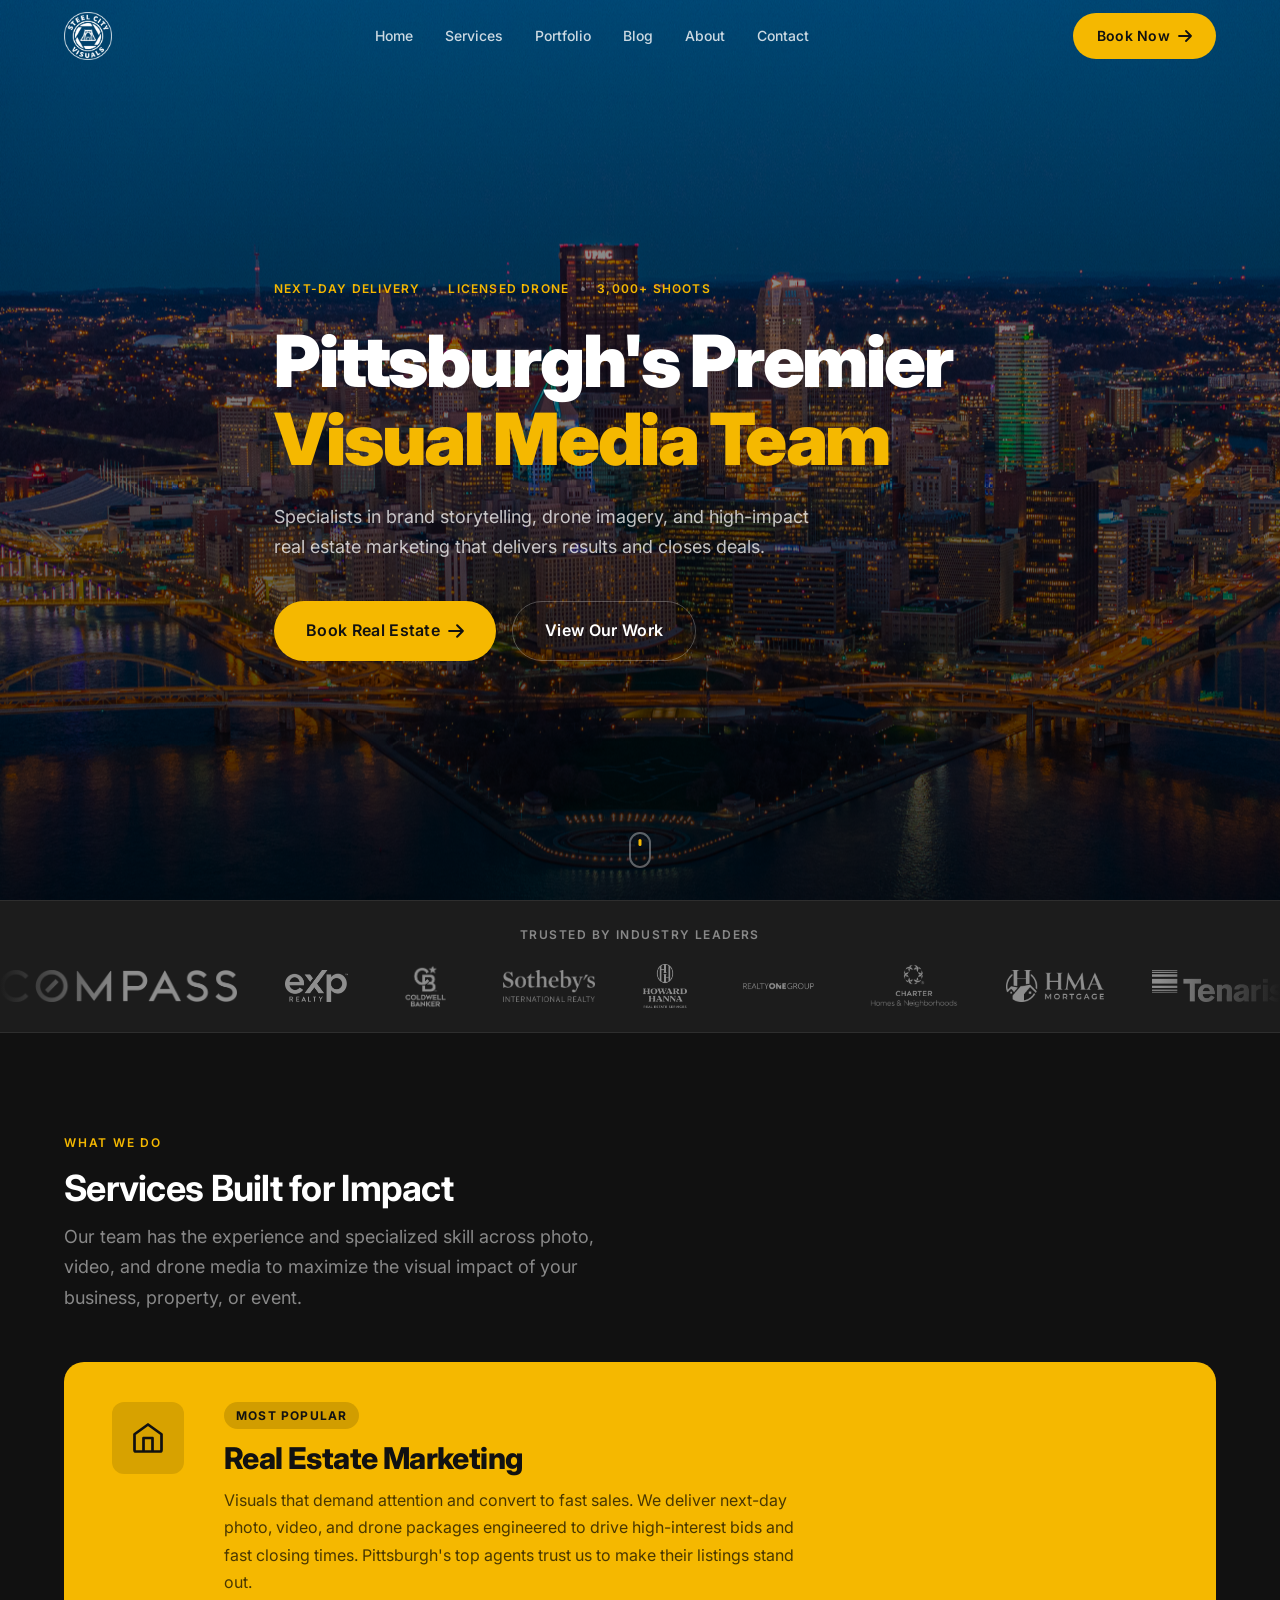
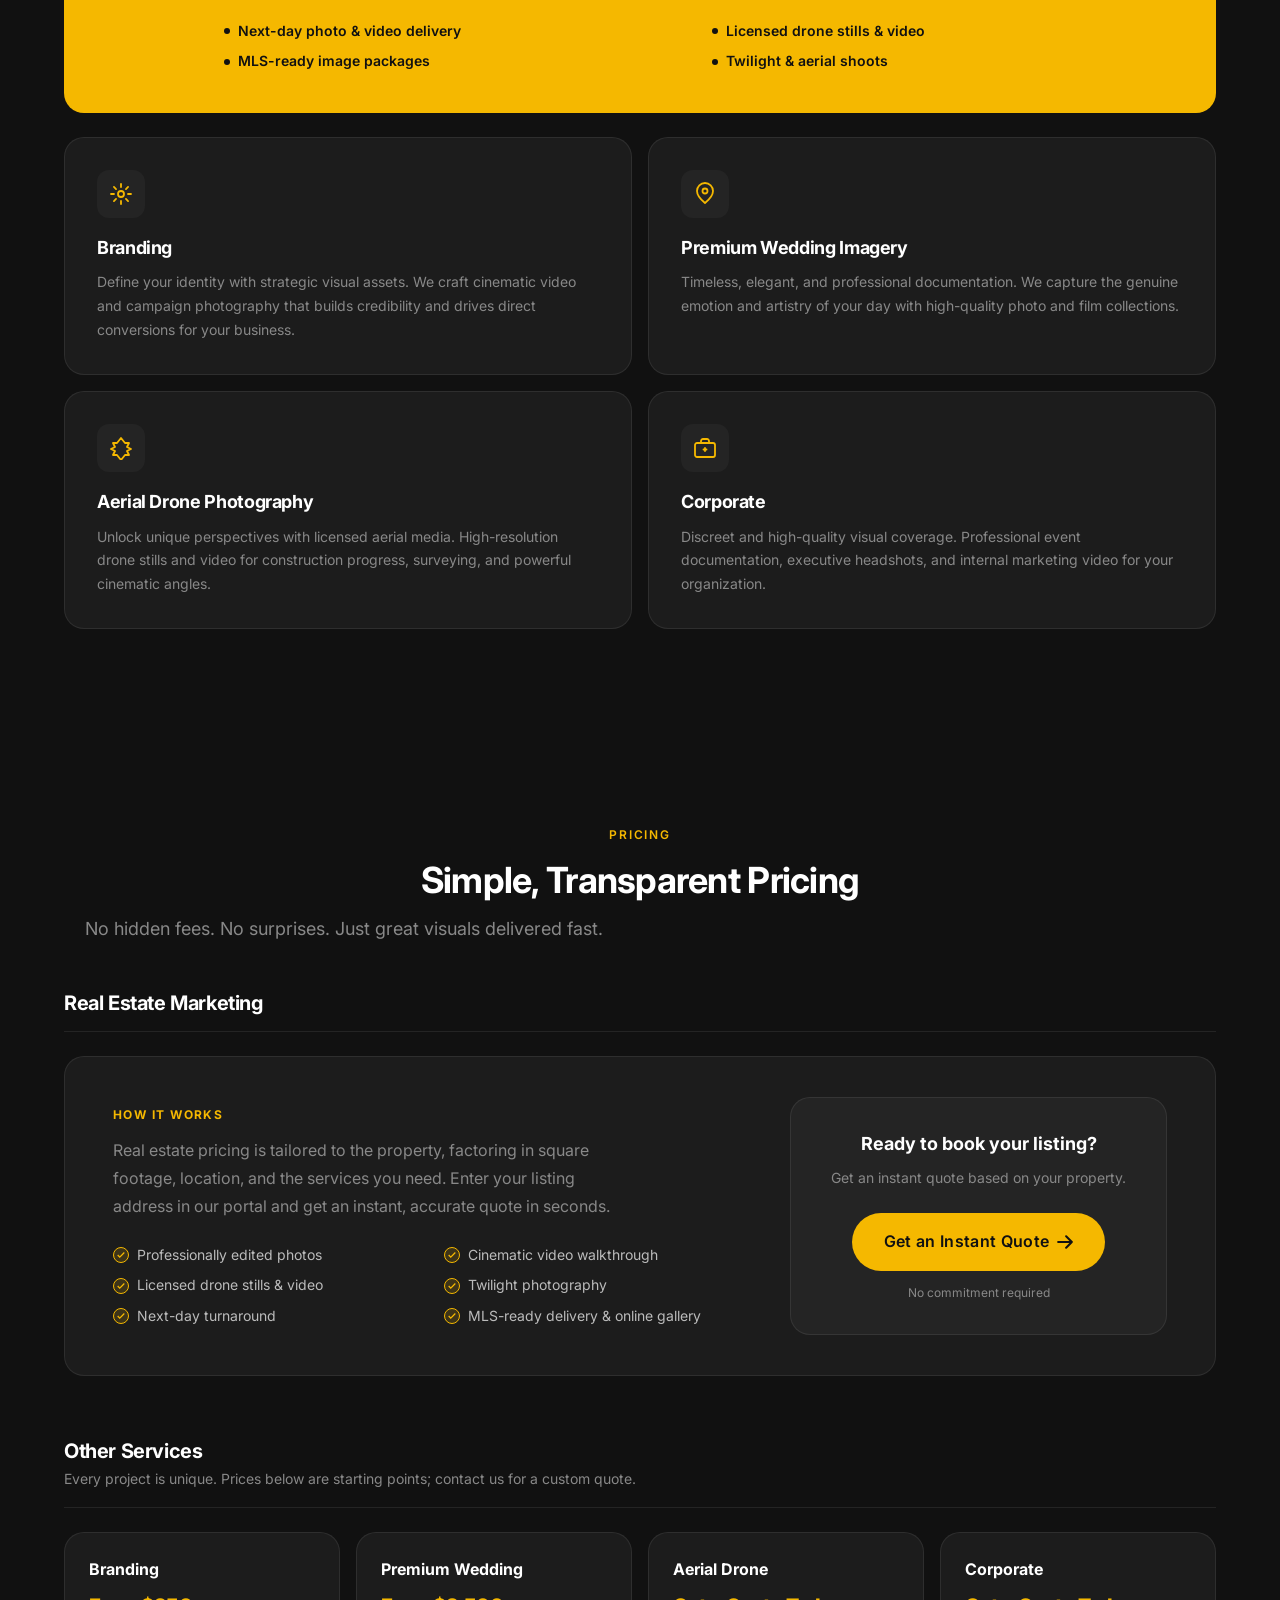
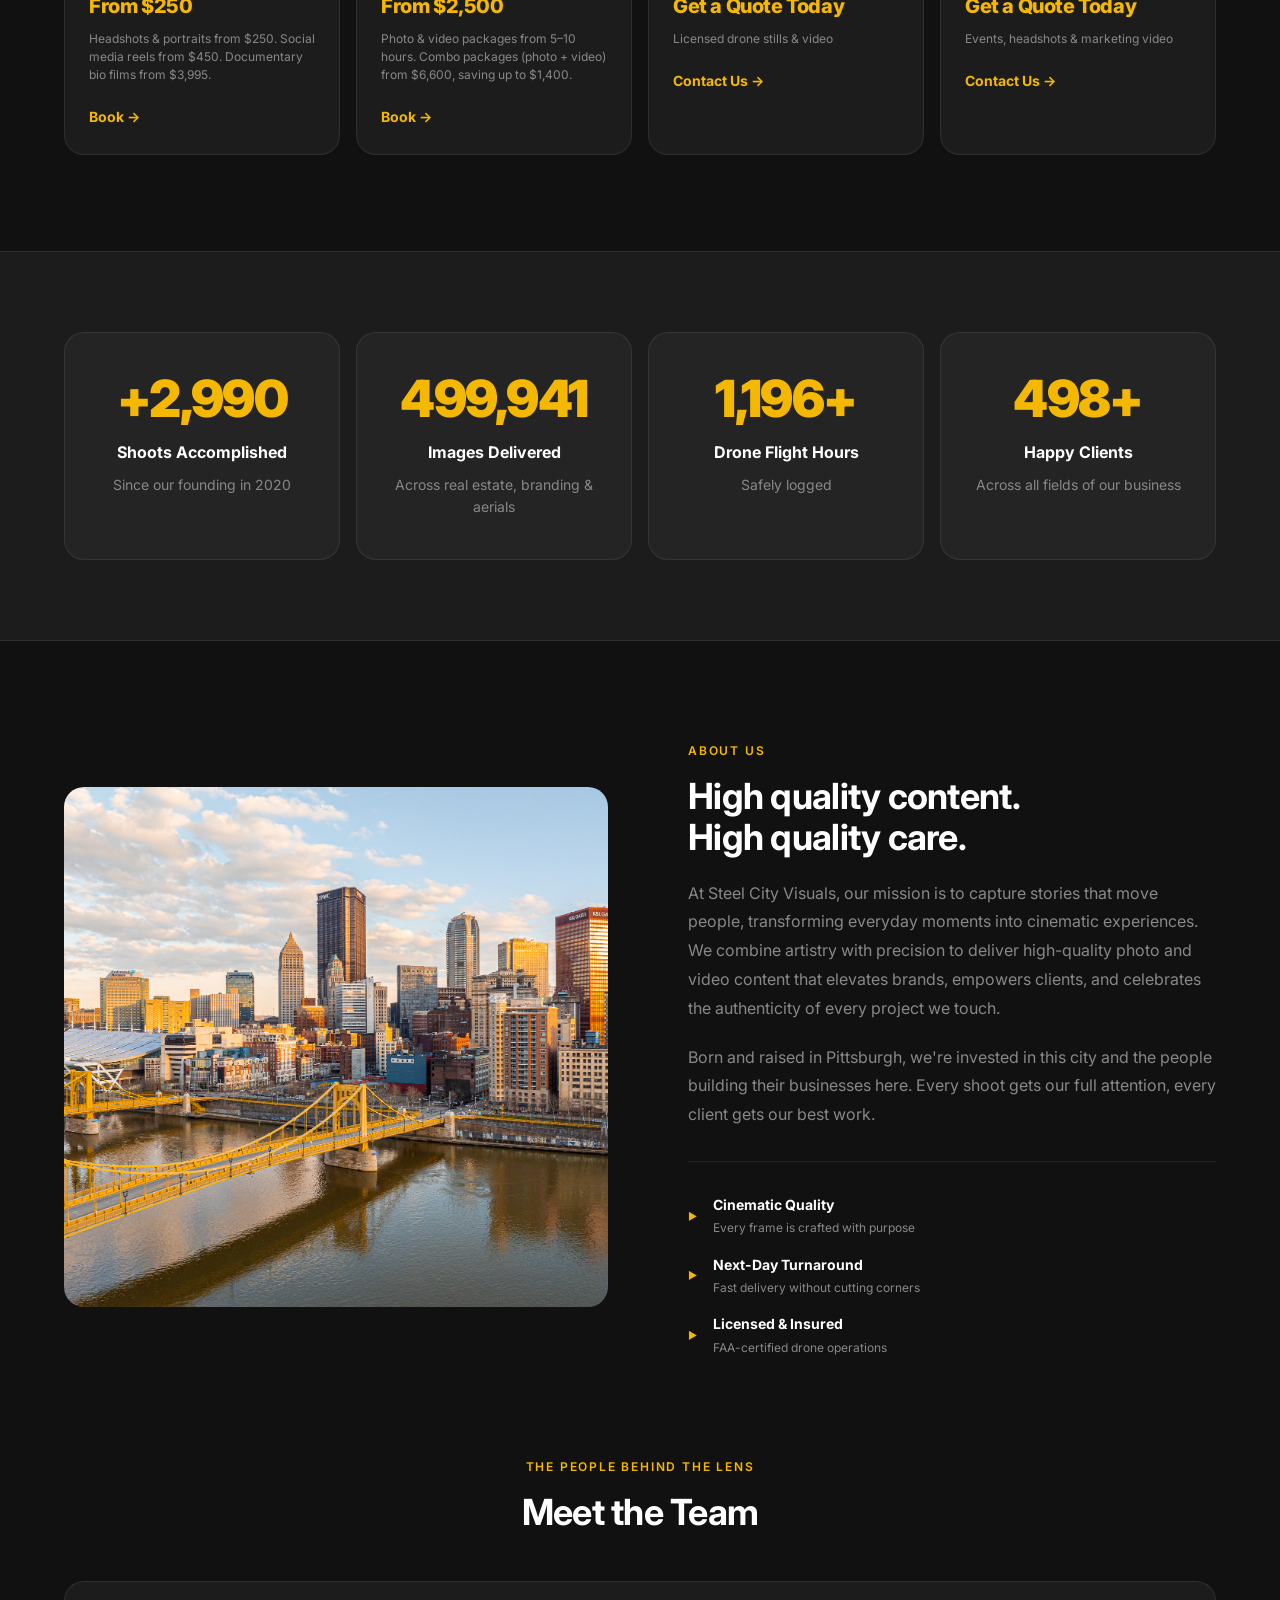
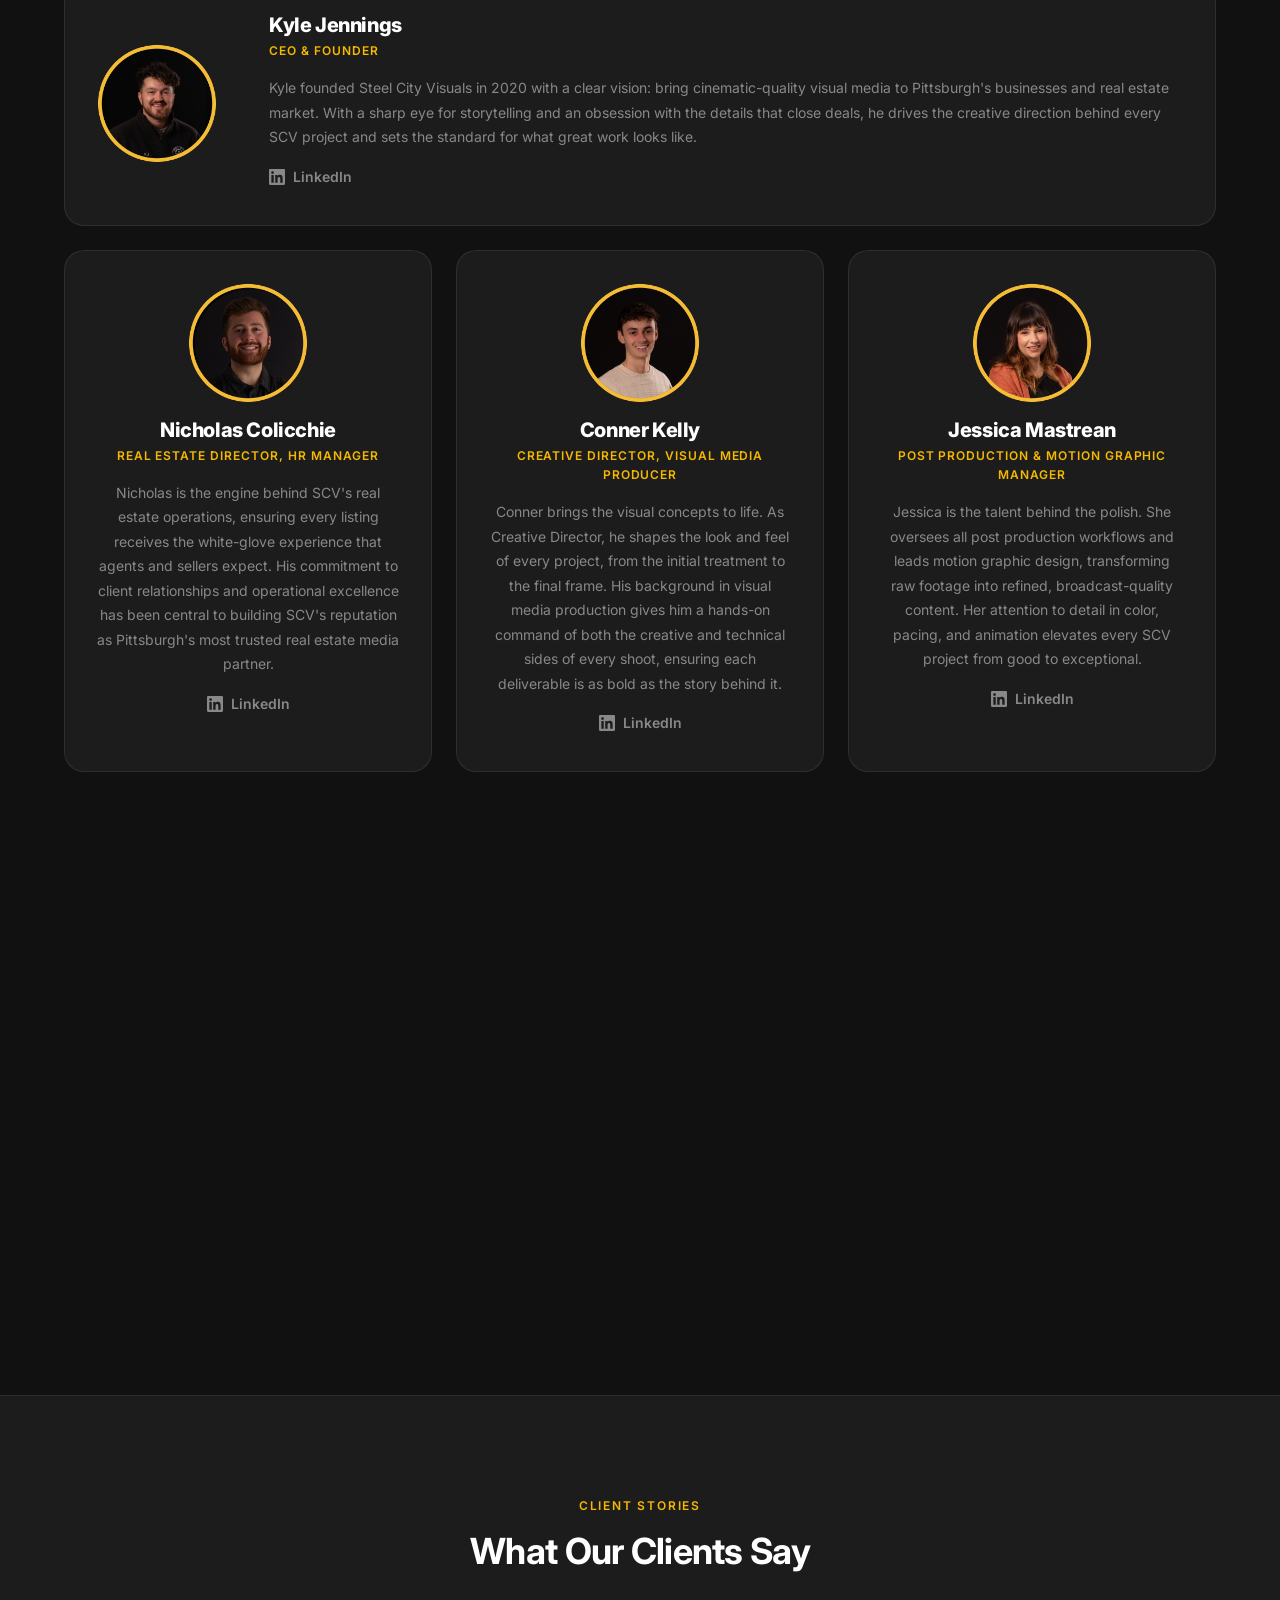
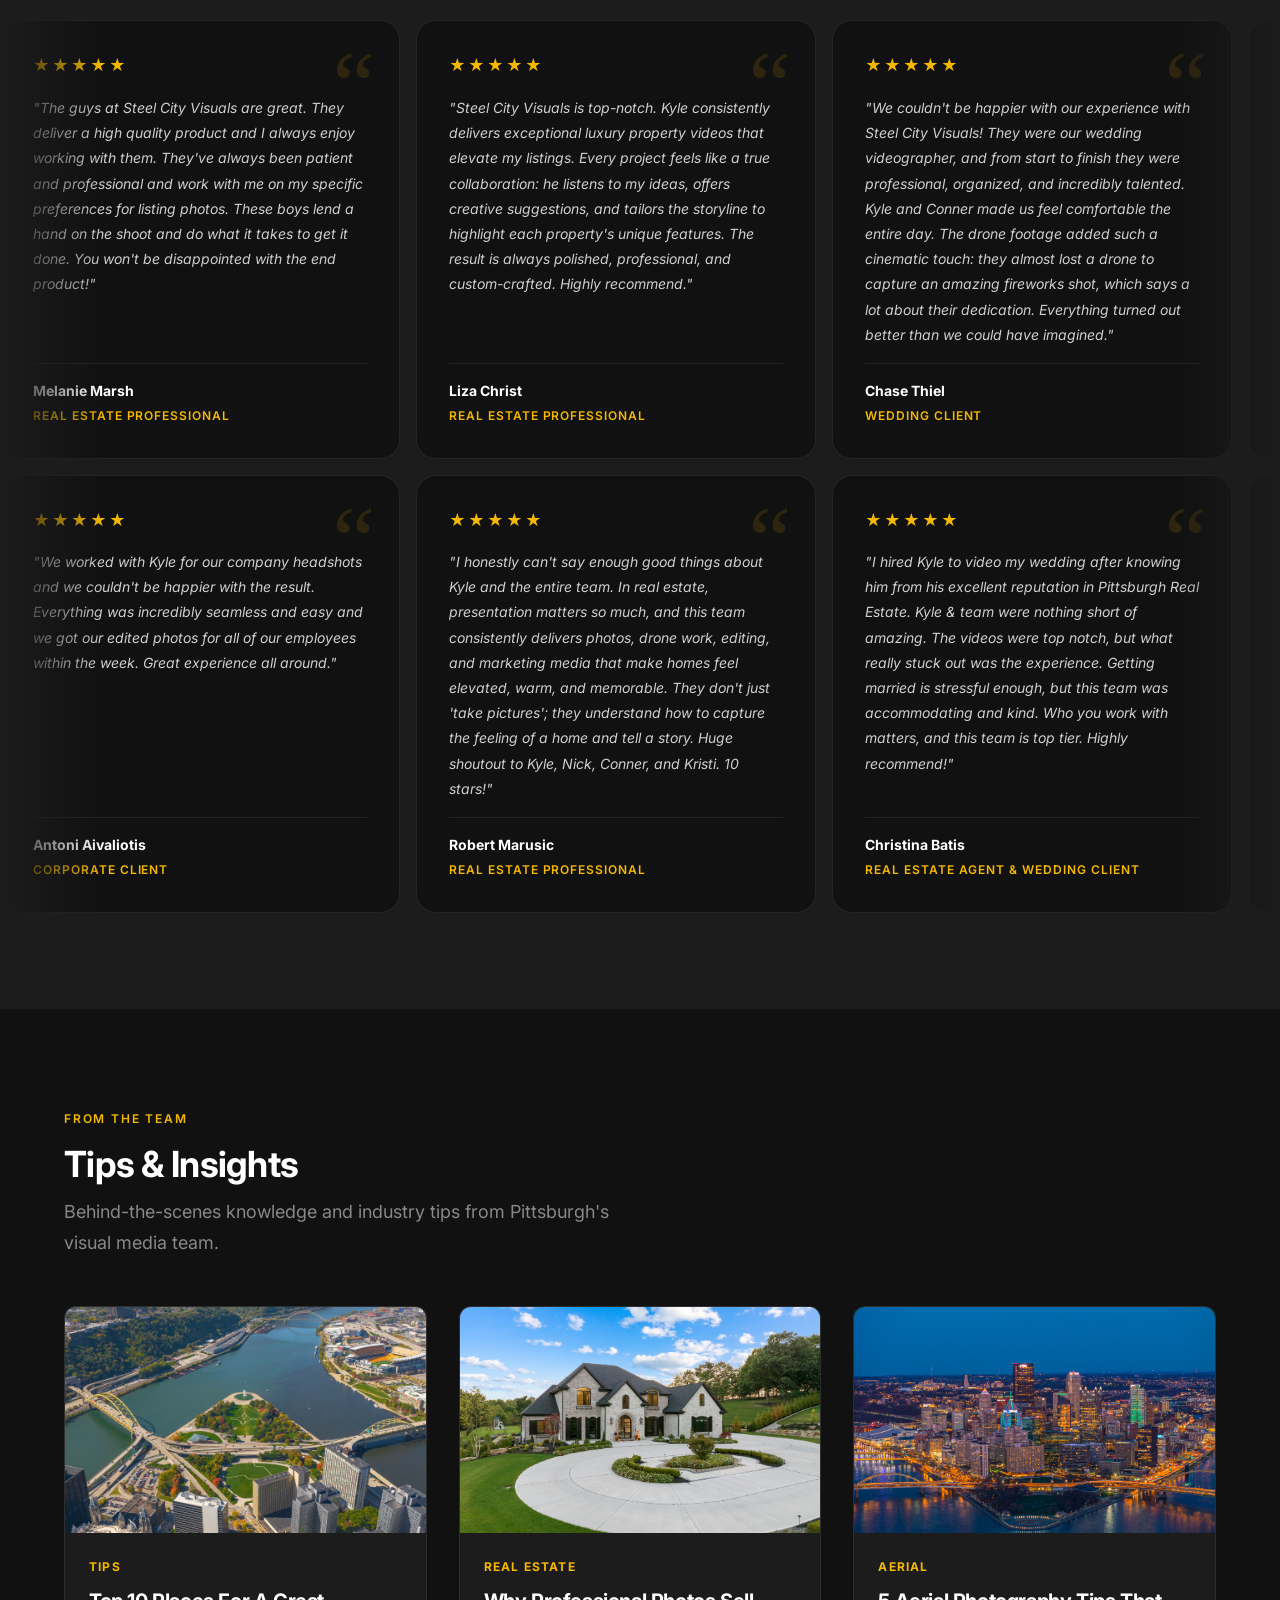
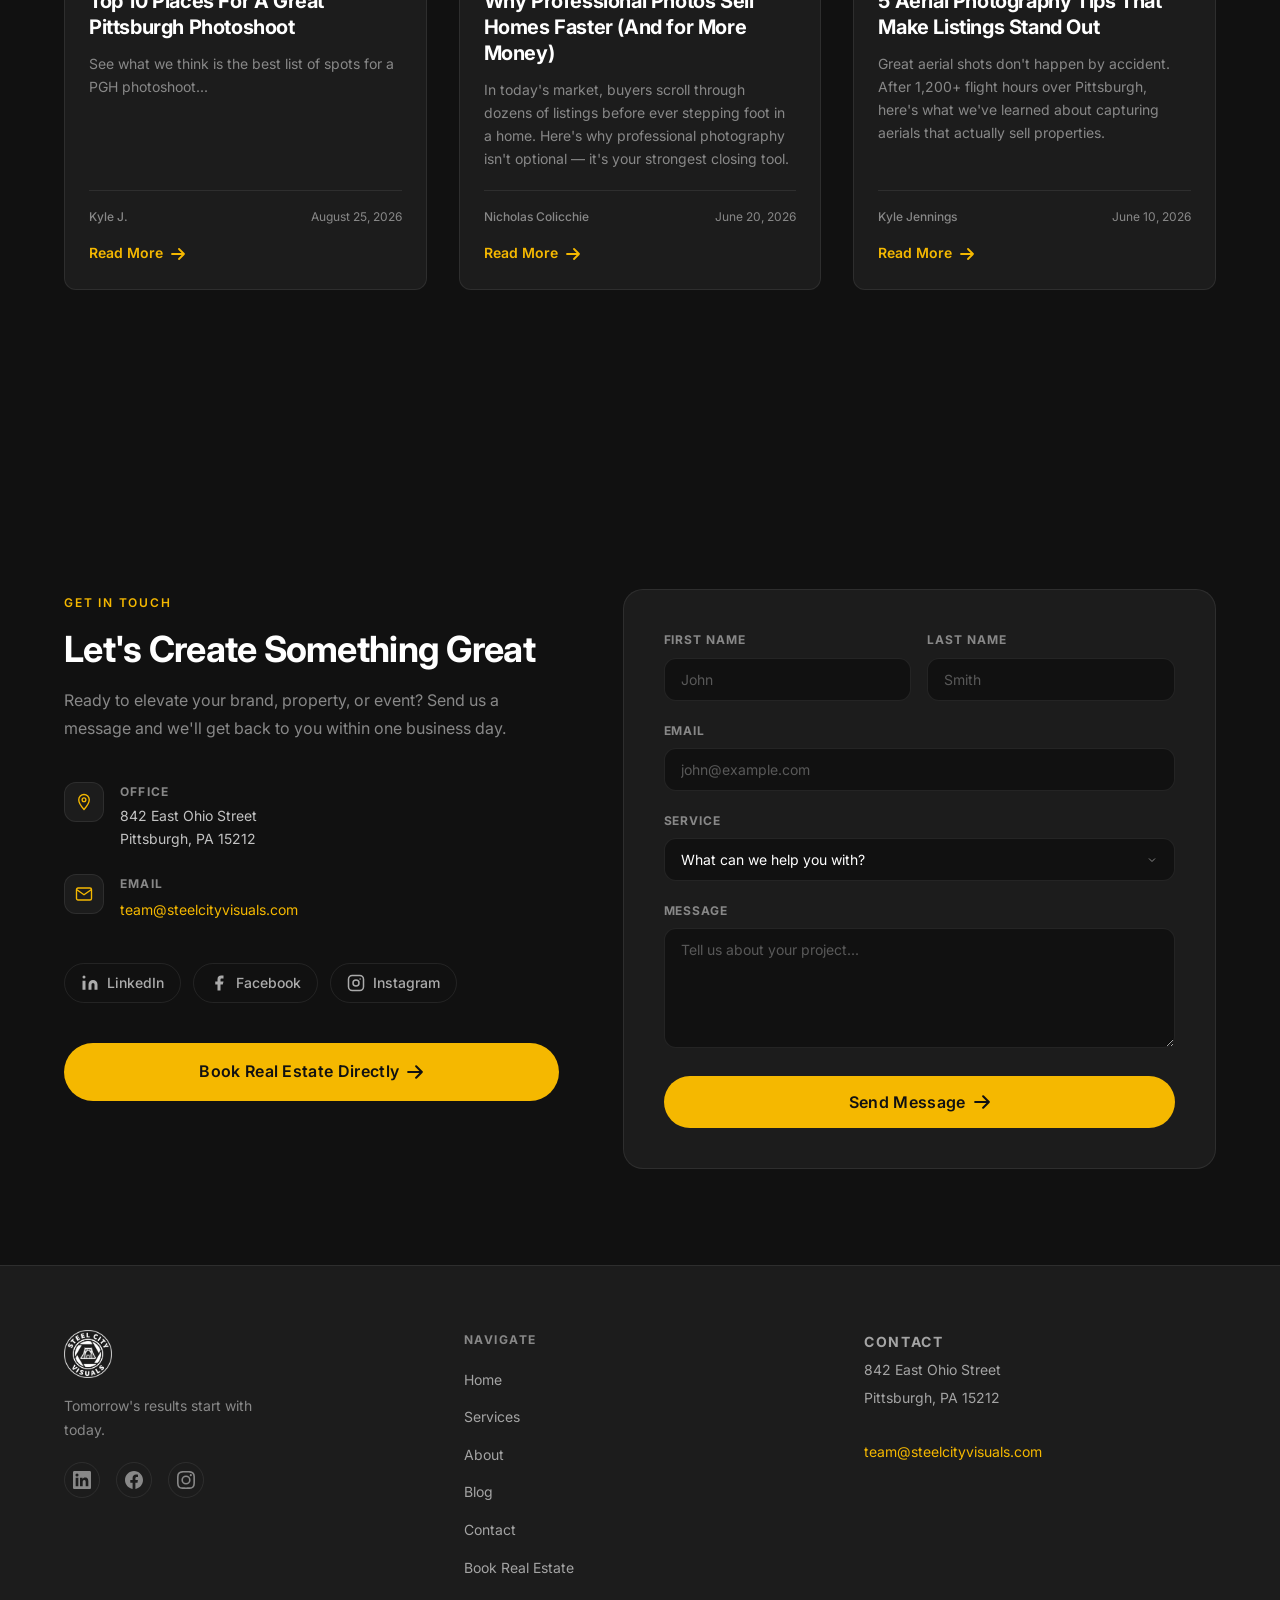
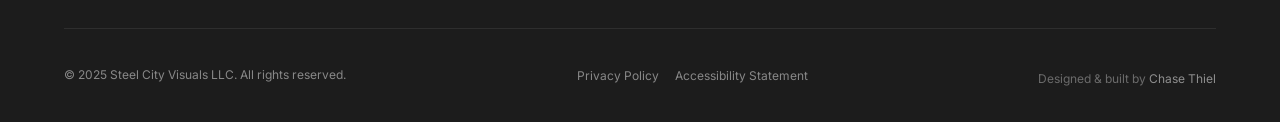
<file: index.html>
<!DOCTYPE html>
<html lang="en">
<head>
  <meta charset="UTF-8" />
  <meta name="viewport" content="width=device-width, initial-scale=1.0" />
  <title>Steel City Visuals: Pittsburgh's Premier Visual Media Team</title>
  <meta name="description" content="Specialists in brand storytelling, drone imagery, and high-impact real estate marketing. Serving Pittsburgh and surrounding areas." />
  <link rel="icon" type="image/png" href="assets/images/brand/favicon.png" />

  <!-- Google Fonts -->
  <link rel="preconnect" href="https://fonts.googleapis.com" />
  <link rel="preconnect" href="https://fonts.gstatic.com" crossorigin />
  <link href="https://fonts.googleapis.com/css2?family=Inter:wght@400;500;600;700;800;900&display=swap" rel="stylesheet" />

  <!-- CSS -->
  <link rel="stylesheet" href="css/variables.css" />
  <link rel="stylesheet" href="css/base.css" />
  <link rel="stylesheet" href="css/layout.css" />
  <link rel="stylesheet" href="css/components.css" />
  <link rel="stylesheet" href="css/blog.css" />
</head>
<body>

  <a href="#main-content" class="skip-nav">Skip to main content</a>

  <!-- ── Navigation ── -->
  <nav class="nav" id="nav">
    <div class="container">
      <div class="nav__inner">

        <a href="#home" class="nav__logo" aria-label="Steel City Visuals">
          <img src="assets/images/brand/logo-white.png" alt="Steel City Visuals" />
        </a>

        <ul class="nav__links">
          <li><a href="#home">Home</a></li>
          <li><a href="#services">Services</a></li>
          <li><a href="portfolio.html">Portfolio</a></li>
          <li><a href="blog.html">Blog</a></li>
          <li><a href="#about">About</a></li>
          <li><a href="#contact">Contact</a></li>
        </ul>

        <div class="nav__cta">
          <a href="https://portal.steelcityvisuals.com/book" target="_blank" rel="noopener" class="btn btn-primary">
            Book Now
            <svg width="14" height="14" viewBox="0 0 14 14" fill="none" aria-hidden="true">
              <path d="M1 7h12M8 2l5 5-5 5" stroke="currentColor" stroke-width="1.8" stroke-linecap="round" stroke-linejoin="round"/>
            </svg>
          </a>
        </div>

        <button class="nav__hamburger" aria-label="Toggle menu" aria-expanded="false">
          <span></span>
          <span></span>
          <span></span>
        </button>

      </div>
    </div>
  </nav>

  <!-- Mobile menu -->
  <div class="nav__mobile" role="navigation" aria-label="Mobile navigation">
    <a href="#home">Home</a>
    <a href="#services">Services</a>
    <a href="portfolio.html">Portfolio</a>
    <a href="blog.html">Blog</a>
    <a href="#about">About</a>
    <a href="#contact">Contact</a>
    <a href="https://portal.steelcityvisuals.com/book" target="_blank" rel="noopener" class="btn btn-primary">Book Now</a>
  </div>

  <main id="main-content">

    <!-- ── Hero ── -->
    <section class="hero" id="hero">
      <div class="hero__bg" style="background-image: url('assets/images/portfolio/aerial/pittsburgh-blue-hour.jpg');"></div>
      <div class="hero__overlay"></div>

      <div class="container hero__content">

        <div class="hero__badges reveal">
          <span class="hero__badge">Next-Day Delivery</span>
          <span class="hero__badge-dot"></span>
          <span class="hero__badge">Licensed Drone</span>
          <span class="hero__badge-dot"></span>
          <span class="hero__badge">3,000+ Shoots</span>
        </div>

        <h1 class="hero__headline reveal reveal-delay-1">
          Pittsburgh's Premier<br />
          <span class="hero__headline-accent">Visual Media Team</span>
        </h1>

        <p class="hero__sub reveal reveal-delay-2">
          Specialists in brand storytelling, drone imagery, and high-impact<br class="hero__br" />
          real estate marketing that delivers results and closes deals.
        </p>

        <div class="hero__ctas reveal reveal-delay-3">
          <a href="https://portal.steelcityvisuals.com/book" target="_blank" rel="noopener" class="btn btn-primary btn-lg">
            Book Real Estate
            <svg width="16" height="16" viewBox="0 0 14 14" fill="none" aria-hidden="true">
              <path d="M1 7h12M8 2l5 5-5 5" stroke="currentColor" stroke-width="1.8" stroke-linecap="round" stroke-linejoin="round"/>
            </svg>
          </a>
          <a href="portfolio.html" class="btn btn-outline btn-lg">View Our Work</a>
        </div>

      </div>

      <!-- Scroll indicator -->
      <div class="hero__scroll" aria-hidden="true">
        <span></span>
      </div>
    </section>

    <!-- ── Trust Strip ── -->
    <section class="trust" aria-label="Partner organizations">
      <div class="trust__label">Trusted by industry leaders</div>
      <div class="trust__track-wrapper">
        <div class="trust__track">
          <img src="assets/images/partners/compass.png"            alt="Compass"                       class="trust__logo" />
          <img src="assets/images/partners/exp-realty.png"             alt="eXp Realty"                    class="trust__logo" />
          <img src="assets/images/partners/coldwell-banker.png"        alt="Coldwell Banker"               class="trust__logo trust__logo--tall" />
          <img src="assets/images/partners/sothebys.png"                        alt="Sotheby's International Realty" class="trust__logo" />
          <img src="assets/images/partners/howard-hanna.webp" alt="Howard Hanna" class="trust__logo trust__logo--tall" />
          <img src="assets/images/partners/realty-one-group.png" alt="Realty ONE Group"             class="trust__logo" />
          <img src="assets/images/partners/charter-homes.png"              alt="Charter Homes"                 class="trust__logo trust__logo--tall" />
          <img src="assets/images/partners/hma.png"                 alt="HMA Mortgage"                  class="trust__logo" />
          <img src="assets/images/partners/tenaris.png"                 alt="Tenaris"                       class="trust__logo" />
          <img src="assets/images/partners/coca-cola.webp"               alt="Abarta Coca-Cola"              class="trust__logo" />
          <!-- Duplicate set for seamless loop -->
          <img src="assets/images/partners/compass.png"            alt="Compass"                       class="trust__logo" aria-hidden="true" />
          <img src="assets/images/partners/exp-realty.png"             alt="eXp Realty"                    class="trust__logo" aria-hidden="true" />
          <img src="assets/images/partners/coldwell-banker.png"        alt="Coldwell Banker"               class="trust__logo trust__logo--tall" aria-hidden="true" />
          <img src="assets/images/partners/sothebys.png"                        alt="Sotheby's International Realty" class="trust__logo" aria-hidden="true" />
          <img src="assets/images/partners/howard-hanna.webp" alt="Howard Hanna" class="trust__logo trust__logo--tall" aria-hidden="true" />
          <img src="assets/images/partners/realty-one-group.png" alt="Realty ONE Group"             class="trust__logo" aria-hidden="true" />
          <img src="assets/images/partners/charter-homes.png"              alt="Charter Homes"                 class="trust__logo trust__logo--tall" aria-hidden="true" />
          <img src="assets/images/partners/hma.png"                 alt="HMA Mortgage"                  class="trust__logo" aria-hidden="true" />
          <img src="assets/images/partners/tenaris.png"                 alt="Tenaris"                       class="trust__logo" aria-hidden="true" />
          <img src="assets/images/partners/coca-cola.webp"               alt="Abarta Coca-Cola"              class="trust__logo" aria-hidden="true" />
        </div>
      </div>
    </section>

    <!-- ── Services ── -->
    <section class="section services" id="services">
      <div class="container">

        <div class="services__header reveal">
          <span class="section-label">What We Do</span>
          <h2 class="section-title">Services Built for Impact</h2>
          <p class="section-subtitle">Our team has the experience and specialized skill across photo, video, and drone media to maximize the visual impact of your business, property, or event.</p>
        </div>

        <!-- Featured card -->
        <div class="services__featured reveal reveal-delay-1">
          <div class="services__featured-icon">
            <svg width="36" height="36" viewBox="0 0 24 24" fill="none" aria-hidden="true">
              <path d="M3 9.5L12 3l9 6.5V20a1 1 0 01-1 1H4a1 1 0 01-1-1V9.5z" stroke="currentColor" stroke-width="1.8" stroke-linejoin="round"/>
              <path d="M9 21V12h6v9" stroke="currentColor" stroke-width="1.8" stroke-linejoin="round"/>
            </svg>
          </div>
          <div class="services__featured-content">
            <div class="services__featured-tag">Most Popular</div>
            <h3 class="services__featured-title">Real Estate Marketing</h3>
            <p class="services__featured-desc">Visuals that demand attention and convert to fast sales. We deliver next-day photo, video, and drone packages engineered to drive high-interest bids and fast closing times. Pittsburgh's top agents trust us to make their listings stand out.</p>
            <ul class="services__featured-list">
              <li>Next-day photo &amp; video delivery</li>
              <li>Licensed drone stills &amp; video</li>
              <li>MLS-ready image packages</li>
              <li>Twilight &amp; aerial shoots</li>
            </ul>
          </div>
        </div>

        <!-- Service grid -->
        <div class="services__grid">

          <div class="services__card reveal reveal-delay-1">
            <div class="services__card-icon">
              <svg width="24" height="24" viewBox="0 0 24 24" fill="none" aria-hidden="true">
                <circle cx="12" cy="12" r="3" stroke="currentColor" stroke-width="1.8"/>
                <path d="M12 2v3M12 19v3M2 12h3M19 12h3M4.93 4.93l2.12 2.12M16.95 16.95l2.12 2.12M4.93 19.07l2.12-2.12M16.95 7.05l2.12-2.12" stroke="currentColor" stroke-width="1.8" stroke-linecap="round"/>
              </svg>
            </div>
            <h3 class="services__card-title">Branding</h3>
            <p class="services__card-desc">Define your identity with strategic visual assets. We craft cinematic video and campaign photography that builds credibility and drives direct conversions for your business.</p>
          </div>

          <div class="services__card reveal reveal-delay-2">
            <div class="services__card-icon">
              <svg width="24" height="24" viewBox="0 0 24 24" fill="none" aria-hidden="true">
                <path d="M12 21C12 21 4 14.5 4 9a8 8 0 0116 0c0 5.5-8 12-8 12z" stroke="currentColor" stroke-width="1.8" stroke-linejoin="round"/>
                <circle cx="12" cy="9" r="2.5" stroke="currentColor" stroke-width="1.8"/>
              </svg>
            </div>
            <h3 class="services__card-title">Premium Wedding Imagery</h3>
            <p class="services__card-desc">Timeless, elegant, and professional documentation. We capture the genuine emotion and artistry of your day with high-quality photo and film collections.</p>
          </div>

          <div class="services__card reveal reveal-delay-3">
            <div class="services__card-icon">
              <svg width="24" height="24" viewBox="0 0 24 24" fill="none" aria-hidden="true">
                <path d="M12 2L8 7H4l2 4-4 2 4 2-2 4h4l4 5 4-5h4l-2-4 4-2-4-2 2-4h-4l-4-5z" stroke="currentColor" stroke-width="1.8" stroke-linejoin="round"/>
              </svg>
            </div>
            <h3 class="services__card-title">Aerial Drone Photography</h3>
            <p class="services__card-desc">Unlock unique perspectives with licensed aerial media. High-resolution drone stills and video for construction progress, surveying, and powerful cinematic angles.</p>
          </div>

          <div class="services__card reveal reveal-delay-4">
            <div class="services__card-icon">
              <svg width="24" height="24" viewBox="0 0 24 24" fill="none" aria-hidden="true">
                <rect x="2" y="7" width="20" height="14" rx="2" stroke="currentColor" stroke-width="1.8"/>
                <path d="M16 7V5a2 2 0 00-2-2h-4a2 2 0 00-2 2v2" stroke="currentColor" stroke-width="1.8" stroke-linejoin="round"/>
                <path d="M12 12v3M10.5 13.5h3" stroke="currentColor" stroke-width="1.8" stroke-linecap="round"/>
              </svg>
            </div>
            <h3 class="services__card-title">Corporate</h3>
            <p class="services__card-desc">Discreet and high-quality visual coverage. Professional event documentation, executive headshots, and internal marketing video for your organization.</p>
          </div>

          <!-- Social Media Marketing service card — hidden until business is ready to offer this
          <div class="services__card reveal reveal-delay-5">
            <div class="services__card-icon">
              <svg width="24" height="24" viewBox="0 0 24 24" fill="none" aria-hidden="true">
                <path d="M18 2h-3a5 5 0 00-5 5v3H7v4h3v8h4v-8h3l1-4h-4V7a1 1 0 011-1h3z" stroke="currentColor" stroke-width="1.8" stroke-linejoin="round"/>
              </svg>
            </div>
            <h3 class="services__card-title">Social Media Marketing</h3>
            <p class="services__card-desc">Elevate your brand's online presence with scroll-stopping content. We produce short-form video, reels, and photo assets engineered for engagement across Instagram, LinkedIn, and beyond.</p>
          </div>
          -->

        </div>
      </div>
    </section>

    <!-- ── Pricing ── -->
    <section class="section pricing" id="pricing">
      <div class="container">

        <div class="pricing__header reveal">
          <span class="section-label">Pricing</span>
          <h2 class="section-title">Simple, Transparent Pricing</h2>
          <p class="section-subtitle">No hidden fees. No surprises. Just great visuals delivered fast.</p>
        </div>

        <!-- Real Estate block -->
        <div class="pricing__category reveal">
          <h3 class="pricing__category-title">Real Estate Marketing</h3>
        </div>

        <div class="pricing__re-block reveal">
          <div class="pricing__re-left">
            <div class="pricing__re-label">How it works</div>
            <p class="pricing__re-desc">Real estate pricing is tailored to the property, factoring in square footage, location, and the services you need. Enter your listing address in our portal and get an instant, accurate quote in seconds.</p>
            <ul class="pricing__re-includes">
              <li>Professionally edited photos</li>
              <li>Cinematic video walkthrough</li>
              <li>Licensed drone stills &amp; video</li>
              <li>Twilight photography</li>
              <li>Next-day turnaround</li>
              <li>MLS-ready delivery &amp; online gallery</li>
            </ul>
          </div>
          <div class="pricing__re-right">
            <div class="pricing__re-cta-label">Ready to book your listing?</div>
            <div class="pricing__re-cta-sub">Get an instant quote based on your property.</div>
            <a href="https://portal.steelcityvisuals.com/book" target="_blank" rel="noopener" class="btn btn-primary btn-lg">
              Get an Instant Quote
              <svg width="16" height="16" viewBox="0 0 14 14" fill="none" aria-hidden="true">
                <path d="M1 7h12M8 2l5 5-5 5" stroke="currentColor" stroke-width="1.8" stroke-linecap="round" stroke-linejoin="round"/>
              </svg>
            </a>
            <div class="pricing__re-note">No commitment required</div>
          </div>
        </div>

        <!-- Social Media Marketing pricing section — hidden until business is ready to offer this
        <div class="pricing__category reveal">
          <h3 class="pricing__category-title">Social Media Marketing</h3>
        </div>

        <div class="pricing__social reveal">
          <div class="pricing__social-left">
            <div class="pricing__re-label">Custom packages</div>
            <p class="pricing__re-desc">Social media content is built around your brand, platform, and goals — no two strategies are the same. Whether you need a monthly content package, a one-time campaign, or ongoing short-form video production, we'll scope a plan that fits your business.</p>
            <ul class="pricing__re-includes">
              <li>Short-form video &amp; reels</li>
              <li>Platform-optimized photo content</li>
              <li>Story &amp; carousel assets</li>
              <li>Brand-consistent editing</li>
            </ul>
          </div>
          <div class="pricing__social-right">
            <div class="pricing__re-cta-label">Ready to grow your presence?</div>
            <div class="pricing__re-cta-sub">Tell us about your brand and we'll put together a custom quote.</div>
            <a href="#contact" class="btn btn-primary">
              Get a Quote Today
              <svg width="14" height="14" viewBox="0 0 14 14" fill="none" aria-hidden="true">
                <path d="M1 7h12M8 2l5 5-5 5" stroke="currentColor" stroke-width="1.8" stroke-linecap="round" stroke-linejoin="round"/>
              </svg>
            </a>
          </div>
        </div>
        -->

        <!-- Other services -->
        <div class="pricing__category reveal">
          <h3 class="pricing__category-title">Other Services</h3>
          <p class="pricing__category-sub">Every project is unique. Prices below are starting points; contact us for a custom quote.</p>
        </div>

        <div class="pricing__other reveal">

          <div class="pricing__other-card reveal reveal-delay-1">
            <div class="pricing__other-name">Branding</div>
            <div class="pricing__other-price">From $250</div>
            <div class="pricing__other-desc">Headshots &amp; portraits from $250. Social media reels from $450. Documentary bio films from $3,995.</div>
            <a href="https://portal.steelcityvisuals.com/book/branding/project" target="_blank" rel="noopener" class="pricing__other-link">Book →</a>
          </div>

          <div class="pricing__other-card reveal reveal-delay-2">
            <div class="pricing__other-name">Premium Wedding</div>
            <div class="pricing__other-price">From $2,500</div>
            <div class="pricing__other-desc">Photo &amp; video packages from 5–10 hours. Combo packages (photo + video) from $6,600, saving up to $1,400.</div>
            <a href="https://portal.steelcityvisuals.com/book/wedding/project" target="_blank" rel="noopener" class="pricing__other-link">Book →</a>
          </div>

          <div class="pricing__other-card reveal reveal-delay-3">
            <div class="pricing__other-name">Aerial Drone</div>
            <div class="pricing__other-price">Get a Quote Today</div>
            <div class="pricing__other-desc">Licensed drone stills &amp; video</div>
            <a href="index.html#contact" class="pricing__other-link">Contact Us →</a>
          </div>

          <div class="pricing__other-card reveal reveal-delay-4">
            <div class="pricing__other-name">Corporate</div>
            <div class="pricing__other-price">Get a Quote Today</div>
            <div class="pricing__other-desc">Events, headshots &amp; marketing video</div>
            <a href="index.html#contact" class="pricing__other-link">Contact Us →</a>
          </div>

        </div>

      </div>
    </section>

    <!-- ── Stats ── -->
    <section class="stats" id="stats">
      <div class="container">
        <div class="stats__grid">

          <div class="stats__item reveal">
            <div class="stats__number">
              <span class="stats__count" data-target="3000" data-prefix="+" data-suffix="">0</span>
            </div>
            <div class="stats__label">Shoots Accomplished</div>
            <div class="stats__sub">Since our founding in 2020</div>
          </div>

          <div class="stats__item reveal reveal-delay-1">
            <div class="stats__number">
              <span class="stats__count" data-target="501634" data-prefix="" data-suffix="">0</span>
            </div>
            <div class="stats__label">Images Delivered</div>
            <div class="stats__sub">Across real estate, branding &amp; aerials</div>
          </div>

          <div class="stats__item reveal reveal-delay-2">
            <div class="stats__number">
              <span class="stats__count" data-target="1200" data-prefix="" data-suffix="+">0</span>
            </div>
            <div class="stats__label">Drone Flight Hours</div>
            <div class="stats__sub">Safely logged</div>
          </div>

          <div class="stats__item reveal reveal-delay-3">
            <div class="stats__number">
              <span class="stats__count" data-target="500" data-prefix="" data-suffix="+">0</span>
            </div>
            <div class="stats__label">Happy Clients</div>
            <div class="stats__sub">Across all fields of our business</div>
          </div>

        </div>
      </div>
    </section>

    <!-- ── About ── -->
    <section class="section about" id="about">
      <div class="container">

        <!-- About SCV split -->
        <div class="about__split">
          <div class="about__image-wrap reveal">
            <img src="assets/images/site/about-bg.jpg" alt="Pittsburgh skyline at golden hour" class="about__image" />
          </div>

          <div class="about__content reveal reveal-delay-1">
            <span class="section-label">About Us</span>
            <h2 class="section-title">High quality content.<br />High quality care.</h2>
            <p class="about__body">At Steel City Visuals, our mission is to capture stories that move people, transforming everyday moments into cinematic experiences. We combine artistry with precision to deliver high-quality photo and video content that elevates brands, empowers clients, and celebrates the authenticity of every project we touch.</p>
            <p class="about__body">Born and raised in Pittsburgh, we're invested in this city and the people building their businesses here. Every shoot gets our full attention, every client gets our best work.</p>
            <div class="about__pillars">
              <div class="about__pillar">
                <div class="about__pillar-icon">&#9654;</div>
                <div>
                  <div class="about__pillar-title">Cinematic Quality</div>
                  <div class="about__pillar-sub">Every frame is crafted with purpose</div>
                </div>
              </div>
              <div class="about__pillar">
                <div class="about__pillar-icon">&#9654;</div>
                <div>
                  <div class="about__pillar-title">Next-Day Turnaround</div>
                  <div class="about__pillar-sub">Fast delivery without cutting corners</div>
                </div>
              </div>
              <div class="about__pillar">
                <div class="about__pillar-icon">&#9654;</div>
                <div>
                  <div class="about__pillar-title">Licensed &amp; Insured</div>
                  <div class="about__pillar-sub">FAA-certified drone operations</div>
                </div>
              </div>
            </div>
          </div>
        </div>

        <!-- Meet the Team -->
        <div class="team">
          <div class="team__header reveal">
            <span class="section-label">The People Behind the Lens</span>
            <h2 class="section-title">Meet the Team</h2>
          </div>

          <div class="team__featured reveal reveal-delay-1">
            <div class="team__card team__card--featured">
              <div class="team__photo-wrap">
                <img src="assets/images/team/kyle-jennings.png" alt="Kyle Jennings" class="team__photo" />
              </div>
              <div class="team__info">
                <h3 class="team__name">Kyle Jennings</h3>
                <div class="team__title">CEO &amp; Founder</div>
                <p class="team__bio">Kyle founded Steel City Visuals in 2020 with a clear vision: bring cinematic-quality visual media to Pittsburgh's businesses and real estate market. With a sharp eye for storytelling and an obsession with the details that close deals, he drives the creative direction behind every SCV project and sets the standard for what great work looks like.</p>
                <a href="https://www.linkedin.com/in/kyle-scot-jennings/" target="_blank" rel="noopener" class="team__linkedin" aria-label="Kyle Jennings on LinkedIn">
                  <svg width="16" height="16" viewBox="0 0 24 24" fill="currentColor" aria-hidden="true"><path d="M20.447 20.452h-3.554v-5.569c0-1.328-.027-3.037-1.852-3.037-1.853 0-2.136 1.445-2.136 2.939v5.667H9.351V9h3.414v1.561h.046c.477-.9 1.637-1.85 3.37-1.85 3.601 0 4.267 2.37 4.267 5.455v6.286zM5.337 7.433a2.062 2.062 0 0 1-2.063-2.065 2.064 2.064 0 1 1 2.063 2.065zm1.782 13.019H3.555V9h3.564v11.452zM22.225 0H1.771C.792 0 0 .774 0 1.729v20.542C0 23.227.792 24 1.771 24h20.451C23.2 24 24 23.227 24 22.271V1.729C24 .774 23.2 0 22.222 0h.003z"/></svg>
                  LinkedIn
                </a>
              </div>
            </div>
          </div>

          <div class="team__grid">

            <div class="team__card team__card--grid reveal reveal-delay-1">
              <div class="team__photo-wrap">
                <img src="assets/images/team/nick-colicchie.png" alt="Nicholas Colicchie" class="team__photo" />
              </div>
              <div class="team__info">
                <h3 class="team__name">Nicholas Colicchie</h3>
                <div class="team__title">Real Estate Director, HR Manager</div>
                <p class="team__bio">Nicholas is the engine behind SCV's real estate operations, ensuring every listing receives the white-glove experience that agents and sellers expect. His commitment to client relationships and operational excellence has been central to building SCV's reputation as Pittsburgh's most trusted real estate media partner.</p>
                <a href="https://www.linkedin.com/in/nicholas-colicchie-24631512b/" target="_blank" rel="noopener" class="team__linkedin" aria-label="Nicholas Colicchie on LinkedIn">
                  <svg width="16" height="16" viewBox="0 0 24 24" fill="currentColor" aria-hidden="true"><path d="M20.447 20.452h-3.554v-5.569c0-1.328-.027-3.037-1.852-3.037-1.853 0-2.136 1.445-2.136 2.939v5.667H9.351V9h3.414v1.561h.046c.477-.9 1.637-1.85 3.37-1.85 3.601 0 4.267 2.37 4.267 5.455v6.286zM5.337 7.433a2.062 2.062 0 0 1-2.063-2.065 2.064 2.064 0 1 1 2.063 2.065zm1.782 13.019H3.555V9h3.564v11.452zM22.225 0H1.771C.792 0 0 .774 0 1.729v20.542C0 23.227.792 24 1.771 24h20.451C23.2 24 24 23.227 24 22.271V1.729C24 .774 23.2 0 22.222 0h.003z"/></svg>
                  LinkedIn
                </a>
              </div>
            </div>

            <div class="team__card team__card--grid reveal reveal-delay-2">
              <div class="team__photo-wrap">
                <img src="assets/images/team/conner-kelly.png" alt="Conner Kelly" class="team__photo" />
              </div>
              <div class="team__info">
                <h3 class="team__name">Conner Kelly</h3>
                <div class="team__title">Creative Director, Visual Media Producer</div>
                <p class="team__bio">Conner brings the visual concepts to life. As Creative Director, he shapes the look and feel of every project, from the initial treatment to the final frame. His background in visual media production gives him a hands-on command of both the creative and technical sides of every shoot, ensuring each deliverable is as bold as the story behind it.</p>
                <a href="https://www.linkedin.com/in/connerkelly24/" target="_blank" rel="noopener" class="team__linkedin" aria-label="Conner Kelly on LinkedIn">
                  <svg width="16" height="16" viewBox="0 0 24 24" fill="currentColor" aria-hidden="true"><path d="M20.447 20.452h-3.554v-5.569c0-1.328-.027-3.037-1.852-3.037-1.853 0-2.136 1.445-2.136 2.939v5.667H9.351V9h3.414v1.561h.046c.477-.9 1.637-1.85 3.37-1.85 3.601 0 4.267 2.37 4.267 5.455v6.286zM5.337 7.433a2.062 2.062 0 0 1-2.063-2.065 2.064 2.064 0 1 1 2.063 2.065zm1.782 13.019H3.555V9h3.564v11.452zM22.225 0H1.771C.792 0 0 .774 0 1.729v20.542C0 23.227.792 24 1.771 24h20.451C23.2 24 24 23.227 24 22.271V1.729C24 .774 23.2 0 22.222 0h.003z"/></svg>
                  LinkedIn
                </a>
              </div>
            </div>

            <div class="team__card team__card--grid reveal reveal-delay-3">
              <div class="team__photo-wrap">
                <img src="assets/images/team/jessica-mastrean.png" alt="Jessica Mastrean" class="team__photo" />
              </div>
              <div class="team__info">
                <h3 class="team__name">Jessica Mastrean</h3>
                <div class="team__title">Post Production &amp; Motion Graphic Manager</div>
                <p class="team__bio">Jessica is the talent behind the polish. She oversees all post production workflows and leads motion graphic design, transforming raw footage into refined, broadcast-quality content. Her attention to detail in color, pacing, and animation elevates every SCV project from good to exceptional.</p>
                <a href="https://www.linkedin.com/in/jessicamastrean/" target="_blank" rel="noopener" class="team__linkedin" aria-label="Jessica Mastrean on LinkedIn">
                  <svg width="16" height="16" viewBox="0 0 24 24" fill="currentColor" aria-hidden="true"><path d="M20.447 20.452h-3.554v-5.569c0-1.328-.027-3.037-1.852-3.037-1.853 0-2.136 1.445-2.136 2.939v5.667H9.351V9h3.414v1.561h.046c.477-.9 1.637-1.85 3.37-1.85 3.601 0 4.267 2.37 4.267 5.455v6.286zM5.337 7.433a2.062 2.062 0 0 1-2.063-2.065 2.064 2.064 0 1 1 2.063 2.065zm1.782 13.019H3.555V9h3.564v11.452zM22.225 0H1.771C.792 0 0 .774 0 1.729v20.542C0 23.227.792 24 1.771 24h20.451C23.2 24 24 23.227 24 22.271V1.729C24 .774 23.2 0 22.222 0h.003z"/></svg>
                  LinkedIn
                </a>
              </div>
            </div>

            <div class="team__card team__card--grid reveal reveal-delay-4">
              <div class="team__photo-wrap">
                <img src="assets/images/team/jade-fuccaro.png" alt="Jade Fuccaro" class="team__photo" />
              </div>
              <div class="team__info">
                <h3 class="team__name">Jade Fuccaro</h3>
                <div class="team__title">Graphic Design Specialist</div>
                <p class="team__bio">Jade is SCV's design eye, crafting the visual assets, brand materials, and graphics that keep every client's identity sharp and consistent. From print to digital, she brings a refined aesthetic sensibility that complements SCV's photography and video work with cohesive, on-brand design.</p>
                <a href="https://www.linkedin.com/in/jadefuccaro/" target="_blank" rel="noopener" class="team__linkedin" aria-label="Jade Fuccaro on LinkedIn">
                  <svg width="16" height="16" viewBox="0 0 24 24" fill="currentColor" aria-hidden="true"><path d="M20.447 20.452h-3.554v-5.569c0-1.328-.027-3.037-1.852-3.037-1.853 0-2.136 1.445-2.136 2.939v5.667H9.351V9h3.414v1.561h.046c.477-.9 1.637-1.85 3.37-1.85 3.601 0 4.267 2.37 4.267 5.455v6.286zM5.337 7.433a2.062 2.062 0 0 1-2.063-2.065 2.064 2.064 0 1 1 2.063 2.065zm1.782 13.019H3.555V9h3.564v11.452zM22.225 0H1.771C.792 0 0 .774 0 1.729v20.542C0 23.227.792 24 1.771 24h20.451C23.2 24 24 23.227 24 22.271V1.729C24 .774 23.2 0 22.222 0h.003z"/></svg>
                  LinkedIn
                </a>
              </div>
            </div>

            <div class="team__card team__card--grid reveal reveal-delay-1">
              <div class="team__photo-wrap">
                <img src="assets/images/team/kristi-sipes.png" alt="Kristi Sipes" class="team__photo" />
              </div>
              <div class="team__info">
                <h3 class="team__name">Kristi Sipes</h3>
                <div class="team__title">Visual Media Producer</div>
                <p class="team__bio">Kristi is on the ground making every production run smoothly. As a Visual Media Producer, she coordinates shoots, manages logistics, and ensures the creative vision is executed flawlessly on set. Her professionalism and versatility make her an essential part of every SCV production from setup to wrap.</p>
                <a href="https://www.linkedin.com/in/kristisipes/" target="_blank" rel="noopener" class="team__linkedin" aria-label="Kristi Sipes on LinkedIn">
                  <svg width="16" height="16" viewBox="0 0 24 24" fill="currentColor" aria-hidden="true"><path d="M20.447 20.452h-3.554v-5.569c0-1.328-.027-3.037-1.852-3.037-1.853 0-2.136 1.445-2.136 2.939v5.667H9.351V9h3.414v1.561h.046c.477-.9 1.637-1.85 3.37-1.85 3.601 0 4.267 2.37 4.267 5.455v6.286zM5.337 7.433a2.062 2.062 0 0 1-2.063-2.065 2.064 2.064 0 1 1 2.063 2.065zm1.782 13.019H3.555V9h3.564v11.452zM22.225 0H1.771C.792 0 0 .774 0 1.729v20.542C0 23.227.792 24 1.771 24h20.451C23.2 24 24 23.227 24 22.271V1.729C24 .774 23.2 0 22.222 0h.003z"/></svg>
                  LinkedIn
                </a>
              </div>
            </div>

            <div class="team__card team__card--grid reveal reveal-delay-2">
              <div class="team__photo-wrap">
                <img src="assets/images/team/calissa-holder.png" alt="Calissa Holder" class="team__photo" />
              </div>
              <div class="team__info">
                <h3 class="team__name">Calissa Holder</h3>
                <div class="team__title">Marketing Coordinator</div>
                <p class="team__bio">Calissa keeps SCV's brand consistent and visible across every channel, from social scheduling to email campaigns and client-facing materials. She works closely with the creative team to turn finished shoots into content that connects, helping Steel City Visuals stay top of mind with clients across Pittsburgh.</p>
                <a href="https://www.linkedin.com/in/calissaholder/" target="_blank" rel="noopener" class="team__linkedin" aria-label="Calissa Holder on LinkedIn">
                  <svg width="16" height="16" viewBox="0 0 24 24" fill="currentColor" aria-hidden="true"><path d="M20.447 20.452h-3.554v-5.569c0-1.328-.027-3.037-1.852-3.037-1.853 0-2.136 1.445-2.136 2.939v5.667H9.351V9h3.414v1.561h.046c.477-.9 1.637-1.85 3.37-1.85 3.601 0 4.267 2.37 4.267 5.455v6.286zM5.337 7.433a2.062 2.062 0 0 1-2.063-2.065 2.064 2.064 0 1 1 2.063 2.065zm1.782 13.019H3.555V9h3.564v11.452zM22.225 0H1.771C.792 0 0 .774 0 1.729v20.542C0 23.227.792 24 1.771 24h20.451C23.2 24 24 23.227 24 22.271V1.729C24 .774 23.2 0 22.222 0h.003z"/></svg>
                  LinkedIn
                </a>
              </div>
            </div>

          </div>
        </div>

      </div>
    </section>

    <!-- ── Testimonials ── -->
    <section class="section testimonials" id="testimonials">

      <div class="container">
        <div class="testimonials__header reveal">
          <span class="section-label">Client Stories</span>
          <h2 class="section-title">What Our Clients Say</h2>
        </div>
      </div>

      <div class="testimonials__marquee-wrap">

        <!-- Row 1 — scrolls left -->
        <div class="testimonials__track testimonials__track--fwd">

          <div class="testimonials__card">
            <div class="testimonials__stars" aria-label="5 out of 5 stars">★★★★★</div>
            <blockquote class="testimonials__quote">"The guys at Steel City Visuals are great. They deliver a high quality product and I always enjoy working with them. They've always been patient and professional and work with me on my specific preferences for listing photos. These boys lend a hand on the shoot and do what it takes to get it done. You won't be disappointed with the end product!"</blockquote>
            <div class="testimonials__author">
              <div class="testimonials__name">Melanie Marsh</div>
              <div class="testimonials__role">Real Estate Professional</div>
            </div>
          </div>

          <div class="testimonials__card">
            <div class="testimonials__stars" aria-label="5 out of 5 stars">★★★★★</div>
            <blockquote class="testimonials__quote">"Steel City Visuals is top-notch. Kyle consistently delivers exceptional luxury property videos that elevate my listings. Every project feels like a true collaboration: he listens to my ideas, offers creative suggestions, and tailors the storyline to highlight each property's unique features. The result is always polished, professional, and custom-crafted. Highly recommend."</blockquote>
            <div class="testimonials__author">
              <div class="testimonials__name">Liza Christ</div>
              <div class="testimonials__role">Real Estate Professional</div>
            </div>
          </div>

          <div class="testimonials__card">
            <div class="testimonials__stars" aria-label="5 out of 5 stars">★★★★★</div>
            <blockquote class="testimonials__quote">"We couldn't be happier with our experience with Steel City Visuals! They were our wedding videographer, and from start to finish they were professional, organized, and incredibly talented. Kyle and Conner made us feel comfortable the entire day. The drone footage added such a cinematic touch: they almost lost a drone to capture an amazing fireworks shot, which says a lot about their dedication. Everything turned out better than we could have imagined."</blockquote>
            <div class="testimonials__author">
              <div class="testimonials__name">Chase Thiel</div>
              <div class="testimonials__role">Wedding Client</div>
            </div>
          </div>

          <div class="testimonials__card">
            <div class="testimonials__stars" aria-label="5 out of 5 stars">★★★★★</div>
            <blockquote class="testimonials__quote">"I've been using Steel City Visuals and working with the entire team for a little over a year now and the attention to detail, willingness to explain their process, and listen to help bring my vision to life is 6/5 stars if I could. Could not recommend more."</blockquote>
            <div class="testimonials__author">
              <div class="testimonials__name">Dylan Jenkins</div>
              <div class="testimonials__role">Healthcare &amp; Media Professional</div>
            </div>
          </div>

          <!-- Duplicate for seamless loop -->
          <div class="testimonials__card" aria-hidden="true">
            <div class="testimonials__stars">★★★★★</div>
            <blockquote class="testimonials__quote">"The guys at Steel City Visuals are great. They deliver a high quality product and I always enjoy working with them. They've always been patient and professional and work with me on my specific preferences for listing photos. These boys lend a hand on the shoot and do what it takes to get it done. You won't be disappointed with the end product!"</blockquote>
            <div class="testimonials__author">
              <div class="testimonials__name">Melanie Marsh</div>
              <div class="testimonials__role">Real Estate Professional</div>
            </div>
          </div>

          <div class="testimonials__card" aria-hidden="true">
            <div class="testimonials__stars">★★★★★</div>
            <blockquote class="testimonials__quote">"Steel City Visuals is top-notch. Kyle consistently delivers exceptional luxury property videos that elevate my listings. Every project feels like a true collaboration: he listens to my ideas, offers creative suggestions, and tailors the storyline to highlight each property's unique features. The result is always polished, professional, and custom-crafted. Highly recommend."</blockquote>
            <div class="testimonials__author">
              <div class="testimonials__name">Liza Christ</div>
              <div class="testimonials__role">Real Estate Professional</div>
            </div>
          </div>

          <div class="testimonials__card" aria-hidden="true">
            <div class="testimonials__stars">★★★★★</div>
            <blockquote class="testimonials__quote">"We couldn't be happier with our experience with Steel City Visuals! They were our wedding videographer, and from start to finish they were professional, organized, and incredibly talented. Kyle and Conner made us feel comfortable the entire day. The drone footage added such a cinematic touch: they almost lost a drone to capture an amazing fireworks shot, which says a lot about their dedication. Everything turned out better than we could have imagined."</blockquote>
            <div class="testimonials__author">
              <div class="testimonials__name">Chase Thiel</div>
              <div class="testimonials__role">Wedding Client</div>
            </div>
          </div>

          <div class="testimonials__card" aria-hidden="true">
            <div class="testimonials__stars">★★★★★</div>
            <blockquote class="testimonials__quote">"I've been using Steel City Visuals and working with the entire team for a little over a year now and the attention to detail, willingness to explain their process, and listen to help bring my vision to life is 6/5 stars if I could. Could not recommend more."</blockquote>
            <div class="testimonials__author">
              <div class="testimonials__name">Dylan Jenkins</div>
              <div class="testimonials__role">Healthcare &amp; Media Professional</div>
            </div>
          </div>

        </div>

        <!-- Row 2 — scrolls right -->
        <div class="testimonials__track testimonials__track--rev">

          <div class="testimonials__card">
            <div class="testimonials__stars" aria-label="5 out of 5 stars">★★★★★</div>
            <blockquote class="testimonials__quote">"We worked with Kyle for our company headshots and we couldn't be happier with the result. Everything was incredibly seamless and easy and we got our edited photos for all of our employees within the week. Great experience all around."</blockquote>
            <div class="testimonials__author">
              <div class="testimonials__name">Antoni Aivaliotis</div>
              <div class="testimonials__role">Corporate Client</div>
            </div>
          </div>

          <div class="testimonials__card">
            <div class="testimonials__stars" aria-label="5 out of 5 stars">★★★★★</div>
            <blockquote class="testimonials__quote">"I honestly can't say enough good things about Kyle and the entire team. In real estate, presentation matters so much, and this team consistently delivers photos, drone work, editing, and marketing media that make homes feel elevated, warm, and memorable. They don't just 'take pictures'; they understand how to capture the feeling of a home and tell a story. Huge shoutout to Kyle, Nick, Conner, and Kristi. 10 stars!"</blockquote>
            <div class="testimonials__author">
              <div class="testimonials__name">Robert Marusic</div>
              <div class="testimonials__role">Real Estate Professional</div>
            </div>
          </div>

          <div class="testimonials__card">
            <div class="testimonials__stars" aria-label="5 out of 5 stars">★★★★★</div>
            <blockquote class="testimonials__quote">"I hired Kyle to video my wedding after knowing him from his excellent reputation in Pittsburgh Real Estate. Kyle &amp; team were nothing short of amazing. The videos were top notch, but what really stuck out was the experience. Getting married is stressful enough, but this team was accommodating and kind. Who you work with matters, and this team is top tier. Highly recommend!"</blockquote>
            <div class="testimonials__author">
              <div class="testimonials__name">Christina Batis</div>
              <div class="testimonials__role">Real Estate Agent &amp; Wedding Client</div>
            </div>
          </div>

          <div class="testimonials__card">
            <div class="testimonials__stars" aria-label="5 out of 5 stars">★★★★★</div>
            <blockquote class="testimonials__quote">"Did an amazing job with our engagement pictures! They went out to the scene at midnight the day before to ensure the positioning of the shoot was going to work out given active construction. SCV will treat you as if you are a long time friend. Go support a small business!"</blockquote>
            <div class="testimonials__author">
              <div class="testimonials__name">Michael Ujevich</div>
              <div class="testimonials__role">Dick's Sporting Goods</div>
            </div>
          </div>

          <!-- Duplicate for seamless loop -->
          <div class="testimonials__card" aria-hidden="true">
            <div class="testimonials__stars">★★★★★</div>
            <blockquote class="testimonials__quote">"We worked with Kyle for our company headshots and we couldn't be happier with the result. Everything was incredibly seamless and easy and we got our edited photos for all of our employees within the week. Great experience all around."</blockquote>
            <div class="testimonials__author">
              <div class="testimonials__name">Antoni Aivaliotis</div>
              <div class="testimonials__role">Corporate Client</div>
            </div>
          </div>

          <div class="testimonials__card" aria-hidden="true">
            <div class="testimonials__stars">★★★★★</div>
            <blockquote class="testimonials__quote">"I honestly can't say enough good things about Kyle and the entire team. In real estate, presentation matters so much, and this team consistently delivers photos, drone work, editing, and marketing media that make homes feel elevated, warm, and memorable. They don't just 'take pictures'; they understand how to capture the feeling of a home and tell a story. Huge shoutout to Kyle, Nick, Conner, and Kristi. 10 stars!"</blockquote>
            <div class="testimonials__author">
              <div class="testimonials__name">Robert Marusic</div>
              <div class="testimonials__role">Real Estate Professional</div>
            </div>
          </div>

          <div class="testimonials__card" aria-hidden="true">
            <div class="testimonials__stars">★★★★★</div>
            <blockquote class="testimonials__quote">"I hired Kyle to video my wedding after knowing him from his excellent reputation in Pittsburgh Real Estate. Kyle &amp; team were nothing short of amazing. The videos were top notch, but what really stuck out was the experience. Getting married is stressful enough, but this team was accommodating and kind. Who you work with matters, and this team is top tier. Highly recommend!"</blockquote>
            <div class="testimonials__author">
              <div class="testimonials__name">Christina Batis</div>
              <div class="testimonials__role">Real Estate Agent &amp; Wedding Client</div>
            </div>
          </div>

          <div class="testimonials__card" aria-hidden="true">
            <div class="testimonials__stars">★★★★★</div>
            <blockquote class="testimonials__quote">"Did an amazing job with our engagement pictures! They went out to the scene at midnight the day before to ensure the positioning of the shoot was going to work out given active construction. SCV will treat you as if you are a long time friend. Go support a small business!"</blockquote>
            <div class="testimonials__author">
              <div class="testimonials__name">Michael Ujevich</div>
              <div class="testimonials__role">Dick's Sporting Goods</div>
            </div>
          </div>

        </div>

      </div>

    </section>

    <!-- ── Blog Preview ── -->
    <section class="section" id="blog-preview-section" style="padding-bottom: var(--space-12)">
      <div class="container">

        <div class="services__header reveal">
          <span class="section-label">From the Team</span>
          <h2 class="section-title">Tips &amp; Insights</h2>
          <p class="section-subtitle">Behind-the-scenes knowledge and industry tips from Pittsburgh's visual media team.</p>
        </div>

        <div class="blog-grid reveal" id="blog-preview-grid">
          <!-- Populated by JS -->
        </div>

        <div style="text-align:center; margin-top:var(--space-8);" class="reveal">
          <a href="blog.html" class="btn btn-outline btn-lg">View All Posts</a>
        </div>

      </div>
    </section>

    <!-- ── Contact ── -->
    <section class="section contact" id="contact">
      <div class="container">

        <div class="contact__inner">

          <!-- Left: info -->
          <div class="contact__info reveal">
            <span class="section-label">Get In Touch</span>
            <h2 class="section-title">Let's Create Something Great</h2>
            <p class="contact__intro">Ready to elevate your brand, property, or event? Send us a message and we'll get back to you within one business day.</p>

            <div class="contact__details">
              <div class="contact__detail">
                <div class="contact__detail-icon">
                  <svg width="18" height="18" viewBox="0 0 24 24" fill="none" aria-hidden="true">
                    <path d="M12 2C8.13 2 5 5.13 5 9c0 5.25 7 13 7 13s7-7.75 7-13c0-3.87-3.13-7-7-7z" stroke="currentColor" stroke-width="1.8" stroke-linejoin="round"/>
                    <circle cx="12" cy="9" r="2.5" stroke="currentColor" stroke-width="1.8"/>
                  </svg>
                </div>
                <div>
                  <div class="contact__detail-label">Office</div>
                  <div class="contact__detail-value">842 East Ohio Street<br />Pittsburgh, PA 15212</div>
                </div>
              </div>

              <div class="contact__detail">
                <div class="contact__detail-icon">
                  <svg width="18" height="18" viewBox="0 0 24 24" fill="none" aria-hidden="true">
                    <path d="M4 4h16c1.1 0 2 .9 2 2v12c0 1.1-.9 2-2 2H4c-1.1 0-2-.9-2-2V6c0-1.1.9-2 2-2z" stroke="currentColor" stroke-width="1.8" stroke-linejoin="round"/>
                    <path d="M22 6l-10 7L2 6" stroke="currentColor" stroke-width="1.8" stroke-linejoin="round"/>
                  </svg>
                </div>
                <div>
                  <div class="contact__detail-label">Email</div>
                  <a href="mailto:team@steelcityvisuals.com" class="contact__detail-value contact__detail-link">team@steelcityvisuals.com</a>
                </div>
              </div>
            </div>

            <div class="contact__socials">
              <a href="https://www.linkedin.com/company/steel-city-visuals" target="_blank" rel="noopener" class="contact__social-link" aria-label="LinkedIn">
                <svg width="18" height="18" viewBox="0 0 24 24" fill="currentColor"><path d="M16 8a6 6 0 016 6v7h-4v-7a2 2 0 00-2-2 2 2 0 00-2 2v7h-4v-7a6 6 0 016-6zM2 9h4v12H2z"/><circle cx="4" cy="4" r="2" fill="currentColor"/></svg>
                LinkedIn
              </a>
              <a href="https://www.facebook.com/steelcityvisuals" target="_blank" rel="noopener" class="contact__social-link" aria-label="Facebook">
                <svg width="18" height="18" viewBox="0 0 24 24" fill="currentColor"><path d="M18 2h-3a5 5 0 00-5 5v3H7v4h3v8h4v-8h3l1-4h-4V7a1 1 0 011-1h3z"/></svg>
                Facebook
              </a>
              <a href="https://www.instagram.com/steelcityvisuals" target="_blank" rel="noopener" class="contact__social-link" aria-label="Instagram">
                <svg width="18" height="18" viewBox="0 0 24 24" fill="none" stroke="currentColor" stroke-width="2"><rect x="2" y="2" width="20" height="20" rx="5" ry="5"/><circle cx="12" cy="12" r="4"/><circle cx="17.5" cy="6.5" r="1" fill="currentColor" stroke="none"/></svg>
                Instagram
              </a>
            </div>

            <a href="https://portal.steelcityvisuals.com/book" target="_blank" rel="noopener" class="btn btn-primary btn-lg contact__book-btn">
              Book Real Estate Directly
              <svg width="16" height="16" viewBox="0 0 14 14" fill="none" aria-hidden="true">
                <path d="M1 7h12M8 2l5 5-5 5" stroke="currentColor" stroke-width="1.8" stroke-linecap="round" stroke-linejoin="round"/>
              </svg>
            </a>
          </div>

          <!-- Right: form -->
          <div class="contact__form-wrap reveal reveal-delay-2">
            <!-- Form submission to be wired up later -->
            <form class="contact__form" id="contact-form" action="https://formspree.io/f/xqejzloe" method="POST">
              <div class="contact__form-row">
                <div class="contact__field">
                  <label for="first-name" class="contact__label">First Name</label>
                  <input type="text" id="first-name" name="first-name" class="contact__input" placeholder="John" required />
                </div>
                <div class="contact__field">
                  <label for="last-name" class="contact__label">Last Name</label>
                  <input type="text" id="last-name" name="last-name" class="contact__input" placeholder="Smith" required />
                </div>
              </div>

              <div class="contact__field">
                <label for="email" class="contact__label">Email</label>
                <input type="email" id="email" name="email" class="contact__input" placeholder="john@example.com" required />
              </div>

              <div class="contact__field">
                <label for="service" class="contact__label">Service</label>
                <select id="service" name="service" class="contact__input contact__select">
                  <option value="" disabled selected>What can we help you with?</option>
                  <option value="real-estate">Real Estate Marketing</option>
                  <option value="branding">Branding</option>
                  <option value="wedding">Premium Wedding Imagery</option>
                  <option value="drone">Aerial Drone Photography</option>
                  <option value="corporate">Corporate</option>
                  <option value="other">Other</option>
                </select>
              </div>

              <div class="contact__field">
                <label for="message" class="contact__label">Message</label>
                <textarea id="message" name="message" class="contact__input contact__textarea" placeholder="Tell us about your project..." rows="5"></textarea>
              </div>

              <button type="submit" class="btn btn-primary btn-lg contact__submit">
                Send Message
                <svg width="16" height="16" viewBox="0 0 14 14" fill="none" aria-hidden="true">
                  <path d="M1 7h12M8 2l5 5-5 5" stroke="currentColor" stroke-width="1.8" stroke-linecap="round" stroke-linejoin="round"/>
                </svg>
              </button>
            </form>

            <div class="contact__success" id="contact-success" hidden>
              <svg width="40" height="40" viewBox="0 0 24 24" fill="none" aria-hidden="true">
                <circle cx="12" cy="12" r="10" stroke="currentColor" stroke-width="1.8"/>
                <path d="M8 12l3 3 5-5" stroke="currentColor" stroke-width="1.8" stroke-linecap="round" stroke-linejoin="round"/>
              </svg>
              <h3>Message Sent!</h3>
              <p>Thanks for reaching out. We'll get back to you within one business day.</p>
            </div>
          </div>

        </div>
      </div>
    </section>

  </main>

  <!-- ── Footer ── -->
  <footer class="footer">
    <div class="container">
      <div class="footer__top">

        <div class="footer__brand">
          <img src="assets/images/brand/logo-white.png" alt="Steel City Visuals" class="footer__logo" />
          <p class="footer__tagline">Tomorrow's results start with today.</p>
          <div class="footer__socials">
            <a href="https://www.linkedin.com/company/steel-city-visuals" target="_blank" rel="noopener" aria-label="LinkedIn">
              <svg width="18" height="18" viewBox="0 0 24 24" fill="currentColor" aria-hidden="true"><path d="M20.447 20.452h-3.554v-5.569c0-1.328-.027-3.037-1.852-3.037-1.853 0-2.136 1.445-2.136 2.939v5.667H9.351V9h3.414v1.561h.046c.477-.9 1.637-1.85 3.37-1.85 3.601 0 4.267 2.37 4.267 5.455v6.286zM5.337 7.433a2.062 2.062 0 0 1-2.063-2.065 2.064 2.064 0 1 1 2.063 2.065zm1.782 13.019H3.555V9h3.564v11.452zM22.225 0H1.771C.792 0 0 .774 0 1.729v20.542C0 23.227.792 24 1.771 24h20.451C23.2 24 24 23.227 24 22.271V1.729C24 .774 23.2 0 22.222 0h.003z"/></svg>
            </a>
            <a href="https://www.facebook.com/steelcityvisuals" target="_blank" rel="noopener" aria-label="Facebook">
              <svg width="18" height="18" viewBox="0 0 24 24" fill="currentColor" aria-hidden="true"><path d="M24 12.073c0-6.627-5.373-12-12-12s-12 5.373-12 12c0 5.99 4.388 10.954 10.125 11.854v-8.385H7.078v-3.47h3.047V9.43c0-3.007 1.792-4.669 4.533-4.669 1.312 0 2.686.235 2.686.235v2.953H15.83c-1.491 0-1.956.925-1.956 1.874v2.25h3.328l-.532 3.47h-2.796v8.385C19.612 23.027 24 18.062 24 12.073z"/></svg>
            </a>
            <a href="https://www.instagram.com/steelcityvisuals" target="_blank" rel="noopener" aria-label="Instagram">
              <svg width="18" height="18" viewBox="0 0 24 24" fill="currentColor" aria-hidden="true"><path d="M12 2.163c3.204 0 3.584.012 4.85.07 3.252.148 4.771 1.691 4.919 4.919.058 1.265.069 1.645.069 4.849 0 3.205-.012 3.584-.069 4.849-.149 3.225-1.664 4.771-4.919 4.919-1.266.058-1.644.07-4.85.07-3.204 0-3.584-.012-4.849-.07-3.26-.149-4.771-1.699-4.919-4.92-.058-1.265-.07-1.644-.07-4.849 0-3.204.013-3.583.07-4.849.149-3.227 1.664-4.771 4.919-4.919 1.266-.057 1.645-.069 4.849-.069zM12 0C8.741 0 8.333.014 7.053.072 2.695.272.273 2.69.073 7.052.014 8.333 0 8.741 0 12c0 3.259.014 3.668.072 4.948.2 4.358 2.618 6.78 6.98 6.98C8.333 23.986 8.741 24 12 24c3.259 0 3.668-.014 4.948-.072 4.354-.2 6.782-2.618 6.979-6.98.059-1.28.073-1.689.073-4.948 0-3.259-.014-3.667-.072-4.947-.196-4.354-2.617-6.78-6.979-6.98C15.668.014 15.259 0 12 0zm0 5.838a6.162 6.162 0 1 0 0 12.324 6.162 6.162 0 0 0 0-12.324zM12 16a4 4 0 1 1 0-8 4 4 0 0 1 0 8zm6.406-11.845a1.44 1.44 0 1 0 0 2.881 1.44 1.44 0 0 0 0-2.881z"/></svg>
            </a>
          </div>
        </div>

        <div>
          <p class="footer__heading">Navigate</p>
          <ul class="footer__links">
            <li><a href="#home">Home</a></li>
            <li><a href="#services">Services</a></li>
            <li><a href="#about">About</a></li>
            <li><a href="blog.html">Blog</a></li>
            <li><a href="#contact">Contact</a></li>
            <li><a href="https://portal.steelcityvisuals.com/book" target="_blank" rel="noopener">Book Real Estate</a></li>
          </ul>
        </div>

        <div class="footer__contact">
          <p class="footer__heading">Contact</p>
          <p>842 East Ohio Street</p>
          <p>Pittsburgh, PA 15212</p>
          <br />
          <a href="mailto:team@steelcityvisuals.com">team@steelcityvisuals.com</a>
        </div>

      </div>

      <div class="footer__bottom">
        <p id="footer-copyright" style="cursor:default;">&copy; 2025 Steel City Visuals LLC. All rights reserved.</p>
        <div style="display:flex; gap: var(--space-4);">
          <a href="privacy.html">Privacy Policy</a>
          <a href="accessibility.html">Accessibility Statement</a>
        </div>
        <p style="font-size:var(--text-xs); color:rgba(255,255,255,0.35); margin-top:var(--space-2);">Designed &amp; built by <a href="https://www.thielsoftware.com" target="_blank" rel="noopener" style="color:rgba(255,255,255,0.5); text-decoration:none;">Chase Thiel</a></p>
      </div>
    </div>
  </footer>

  <!-- Back to Top -->
  <button class="back-to-top" id="back-to-top" aria-label="Back to top">
    <svg width="20" height="20" viewBox="0 0 24 24" fill="none" aria-hidden="true">
      <path d="M12 19V5M5 12l7-7 7 7" stroke="currentColor" stroke-width="2" stroke-linecap="round" stroke-linejoin="round"/>
    </svg>
  </button>

  <!-- JS -->
  <script src="js/nav.js"></script>
  <script src="js/animations.js"></script>
  <script src="js/contact.js"></script>
  <script src="js/blog-preview.js"></script>
  <script src="js/admin-knock.js"></script>

</body>
</html>
</file>
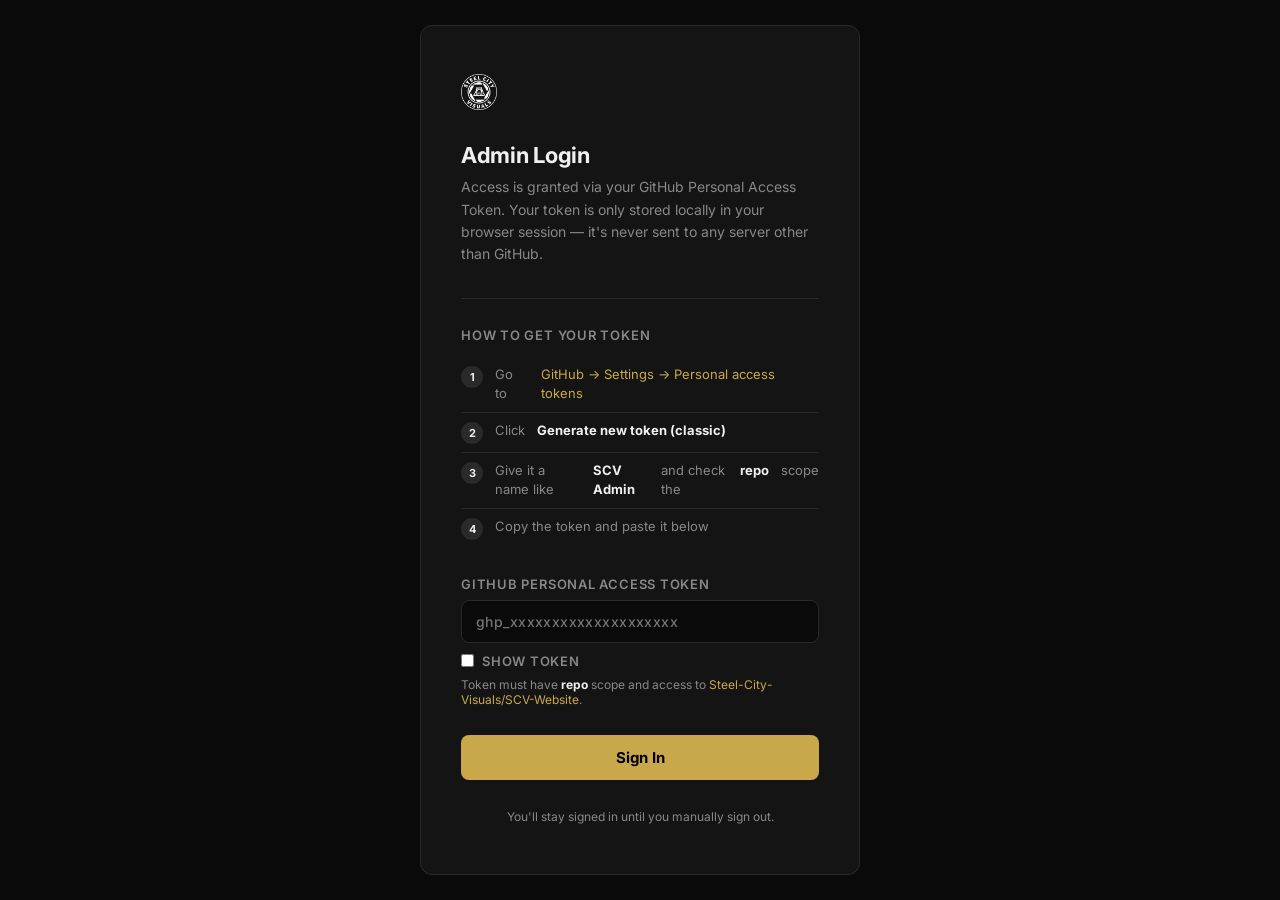
<file: admin/index.html>
<!DOCTYPE html>
<html lang="en">
<head>
  <meta charset="UTF-8" />
  <meta name="viewport" content="width=device-width, initial-scale=1.0" />
  <title>Admin Login — Steel City Visuals</title>
  <link rel="icon" type="image/png" href="../assets/images/brand/favicon.png" />
  <link rel="preconnect" href="https://fonts.googleapis.com" />
  <link rel="preconnect" href="https://fonts.gstatic.com" crossorigin />
  <link href="https://fonts.googleapis.com/css2?family=Inter:wght@400;500;600;700&display=swap" rel="stylesheet" />
  <style>
    *, *::before, *::after { box-sizing: border-box; margin: 0; padding: 0; }

    :root {
      --gold:    #c9a84c;
      --gold-dk: #a8873a;
      --bg:      #0a0a0a;
      --surface: #141414;
      --border:  #2a2a2a;
      --text:    #f0f0f0;
      --muted:   #888;
      --error:   #e05a5a;
      --success: #4caf82;
      --radius:  12px;
    }

    body {
      font-family: 'Inter', sans-serif;
      background: var(--bg);
      color: var(--text);
      min-height: 100vh;
      display: flex;
      align-items: center;
      justify-content: center;
      padding: 24px;
    }

    .card {
      width: 100%;
      max-width: 440px;
      background: var(--surface);
      border: 1px solid var(--border);
      border-radius: var(--radius);
      padding: 48px 40px;
    }

    .logo {
      display: block;
      height: 36px;
      width: auto;
      margin-bottom: 32px;
    }

    h1 {
      font-size: 22px;
      font-weight: 700;
      margin-bottom: 8px;
      letter-spacing: -0.3px;
    }

    .subtitle {
      font-size: 14px;
      color: var(--muted);
      line-height: 1.6;
      margin-bottom: 32px;
    }

    .divider {
      height: 1px;
      background: var(--border);
      margin-bottom: 28px;
    }

    label {
      display: block;
      font-size: 13px;
      font-weight: 600;
      color: var(--muted);
      text-transform: uppercase;
      letter-spacing: 0.06em;
      margin-bottom: 8px;
    }

    input[type="password"],
    input[type="text"] {
      width: 100%;
      background: var(--bg);
      border: 1px solid var(--border);
      border-radius: 8px;
      padding: 12px 14px;
      color: var(--text);
      font-family: inherit;
      font-size: 14px;
      font-weight: 500;
      outline: none;
      transition: border-color 0.15s;
      letter-spacing: 0.03em;
    }

    input[type="password"]:focus,
    input[type="text"]:focus {
      border-color: var(--gold);
    }

    .field-hint {
      font-size: 12px;
      color: var(--muted);
      margin-top: 6px;
    }

    .field-hint a {
      color: var(--gold);
      text-decoration: none;
    }

    .field-hint a:hover { text-decoration: underline; }

    .show-toggle {
      display: flex;
      align-items: center;
      gap: 8px;
      margin-top: 10px;
      cursor: pointer;
      user-select: none;
    }

    .show-toggle input[type="checkbox"] { accent-color: var(--gold); }
    .show-toggle span { font-size: 13px; color: var(--muted); }

    .btn {
      display: flex;
      align-items: center;
      justify-content: center;
      gap: 8px;
      width: 100%;
      padding: 13px;
      background: var(--gold);
      color: #000;
      border: none;
      border-radius: 8px;
      font-family: inherit;
      font-size: 15px;
      font-weight: 700;
      cursor: pointer;
      margin-top: 28px;
      transition: background 0.15s, opacity 0.15s;
    }

    .btn:hover:not(:disabled) { background: var(--gold-dk); }
    .btn:disabled { opacity: 0.5; cursor: not-allowed; }

    .status {
      display: none;
      align-items: center;
      gap: 8px;
      padding: 12px 14px;
      border-radius: 8px;
      font-size: 13px;
      font-weight: 500;
      margin-top: 16px;
    }

    .status.error   { display: flex; background: rgba(224,90,90,0.12); color: var(--error);   border: 1px solid rgba(224,90,90,0.25); }
    .status.success { display: flex; background: rgba(76,175,130,0.12); color: var(--success); border: 1px solid rgba(76,175,130,0.25); }

    .spinner {
      width: 16px; height: 16px;
      border: 2px solid rgba(0,0,0,0.3);
      border-top-color: #000;
      border-radius: 50%;
      animation: spin 0.7s linear infinite;
      flex-shrink: 0;
    }

    @keyframes spin { to { transform: rotate(360deg); } }

    .footer-note {
      margin-top: 28px;
      font-size: 12px;
      color: var(--muted);
      text-align: center;
      line-height: 1.5;
    }

    .steps {
      list-style: none;
      margin-bottom: 28px;
      counter-reset: step;
    }

    .steps li {
      counter-increment: step;
      display: flex;
      align-items: flex-start;
      gap: 12px;
      font-size: 13px;
      color: var(--muted);
      padding: 8px 0;
      border-bottom: 1px solid var(--border);
      line-height: 1.5;
    }

    .steps li:last-child { border-bottom: none; }

    .steps li::before {
      content: counter(step);
      min-width: 22px;
      height: 22px;
      background: var(--border);
      color: var(--text);
      border-radius: 50%;
      font-size: 11px;
      font-weight: 700;
      display: flex;
      align-items: center;
      justify-content: center;
      flex-shrink: 0;
      margin-top: 1px;
    }

    .steps li a { color: var(--gold); text-decoration: none; }
    .steps li a:hover { text-decoration: underline; }

    .already-logged-in {
      display: none;
      text-align: center;
    }

    .already-logged-in.visible { display: block; }

    .already-logged-in p { font-size: 14px; color: var(--muted); margin-bottom: 20px; }
    .already-logged-in a {
      display: inline-block;
      padding: 10px 24px;
      background: var(--gold);
      color: #000;
      border-radius: 8px;
      font-weight: 700;
      font-size: 14px;
      text-decoration: none;
      margin-bottom: 12px;
    }

    .logout-link {
      display: block;
      font-size: 12px;
      color: var(--muted);
      cursor: pointer;
      background: none;
      border: none;
      font-family: inherit;
      text-decoration: underline;
    }

    .logout-link:hover { color: var(--error); }
  </style>
</head>
<body>

  <div class="card">

    <img src="../assets/images/brand/logo-white.png" alt="Steel City Visuals" class="logo" />

    <!-- Already logged in state -->
    <div class="already-logged-in" id="already-in">
      <h1>You're already signed in.</h1>
      <p>Your session is active. Continue to the admin panel or sign out.</p>
      <a href="../index.html?mode=admin">Go to Admin Panel</a>
      <button class="logout-link" id="logout-btn">Sign out and clear session</button>
    </div>

    <!-- Login form -->
    <div id="login-form-wrap">
      <h1>Admin Login</h1>
      <p class="subtitle">Access is granted via your GitHub Personal Access Token. Your token is only stored locally in your browser session — it's never sent to any server other than GitHub.</p>

      <div class="divider"></div>

      <p style="font-size:13px; font-weight:600; color:var(--muted); text-transform:uppercase; letter-spacing:0.06em; margin-bottom:14px;">How to get your token</p>
      <ol class="steps">
        <li>Go to <a href="https://github.com/settings/tokens/new" target="_blank" rel="noopener">GitHub → Settings → Personal access tokens</a></li>
        <li>Click <strong style="color:var(--text)">Generate new token (classic)</strong></li>
        <li>Give it a name like <strong style="color:var(--text)">SCV Admin</strong> and check the <strong style="color:var(--text)">repo</strong> scope</li>
        <li>Copy the token and paste it below</li>
      </ol>

      <form id="login-form" autocomplete="off">
        <label for="token-input">GitHub Personal Access Token</label>
        <input
          type="password"
          id="token-input"
          placeholder="ghp_xxxxxxxxxxxxxxxxxxxx"
          autocomplete="off"
          spellcheck="false"
          required
        />
        <label class="show-toggle">
          <input type="checkbox" id="show-token" />
          <span>Show token</span>
        </label>
        <p class="field-hint">
          Token must have <strong style="color:var(--text)">repo</strong> scope and access to
          <a href="https://github.com/Steel-City-Visuals/SCV-Website" target="_blank" rel="noopener">Steel-City-Visuals/SCV-Website</a>.
        </p>

        <button type="submit" class="btn" id="login-btn">
          Sign In
        </button>

        <div class="status" id="status-msg"></div>
      </form>
    </div>

    <p class="footer-note">You'll stay signed in until you manually sign out.</p>
  </div>

  <script>
    const SESSION_KEY = 'scv_admin_token';
    const REPO_OWNER  = 'Steel-City-Visuals';
    const REPO_NAME   = 'SCV-Website';

    const alreadyIn   = document.getElementById('already-in');
    const formWrap    = document.getElementById('login-form-wrap');
    const form        = document.getElementById('login-form');
    const tokenInput  = document.getElementById('token-input');
    const showToggle  = document.getElementById('show-token');
    const loginBtn    = document.getElementById('login-btn');
    const statusMsg   = document.getElementById('status-msg');
    const logoutBtn   = document.getElementById('logout-btn');

    // ── Check for existing session ──────────────────────────────────────────
    if (localStorage.getItem(SESSION_KEY)) {
      alreadyIn.classList.add('visible');
      formWrap.style.display = 'none';
    }

    logoutBtn.addEventListener('click', () => {
      localStorage.removeItem(SESSION_KEY);
      alreadyIn.classList.remove('visible');
      formWrap.style.display = '';
    });

    // ── Show/hide token ─────────────────────────────────────────────────────
    showToggle.addEventListener('change', () => {
      tokenInput.type = showToggle.checked ? 'text' : 'password';
    });

    // ── Login ───────────────────────────────────────────────────────────────
    function setStatus(type, message) {
      statusMsg.className = `status ${type}`;
      statusMsg.innerHTML = message;
    }

    function clearStatus() {
      statusMsg.className = 'status';
      statusMsg.textContent = '';
    }

    form.addEventListener('submit', async (e) => {
      e.preventDefault();
      const token = tokenInput.value.trim();
      if (!token) return;

      clearStatus();
      loginBtn.disabled = true;
      loginBtn.innerHTML = '<div class="spinner"></div> Verifying…';

      try {
        // Verify token against the actual repo
        const res = await fetch(`https://api.github.com/repos/${REPO_OWNER}/${REPO_NAME}`, {
          headers: {
            'Authorization': `Bearer ${token}`,
            'Accept': 'application/vnd.github+json',
            'X-GitHub-Api-Version': '2022-11-28',
          }
        });

        if (res.status === 200) {
          const data = await res.json();
          // Confirm write access (not just read)
          const perms = data.permissions;
          if (!perms || (!perms.push && !perms.admin)) {
            setStatus('error',
              '<svg width="14" height="14" viewBox="0 0 24 24" fill="none" stroke="currentColor" stroke-width="2"><circle cx="12" cy="12" r="10"/><path d="M12 8v4m0 4h.01"/></svg> ' +
              'Token is valid but has read-only access. Make sure the <strong>repo</strong> scope is checked.'
            );
            loginBtn.disabled = false;
            loginBtn.textContent = 'Sign In';
            return;
          }

          setStatus('success',
            '<svg width="14" height="14" viewBox="0 0 24 24" fill="none" stroke="currentColor" stroke-width="2"><circle cx="12" cy="12" r="10"/><path d="M8 12l3 3 5-5"/></svg> ' +
            'Access confirmed. Redirecting…'
          );

          localStorage.setItem(SESSION_KEY, token);

          setTimeout(() => {
            window.location.href = '../index.html?mode=admin';
          }, 800);

        } else if (res.status === 401) {
          setStatus('error',
            '<svg width="14" height="14" viewBox="0 0 24 24" fill="none" stroke="currentColor" stroke-width="2"><circle cx="12" cy="12" r="10"/><path d="M12 8v4m0 4h.01"/></svg> ' +
            'Invalid token. Double-check you copied the full token.'
          );
          loginBtn.disabled = false;
          loginBtn.textContent = 'Sign In';

        } else if (res.status === 403) {
          setStatus('error',
            '<svg width="14" height="14" viewBox="0 0 24 24" fill="none" stroke="currentColor" stroke-width="2"><circle cx="12" cy="12" r="10"/><path d="M12 8v4m0 4h.01"/></svg> ' +
            'Token doesn\'t have access to this repository.'
          );
          loginBtn.disabled = false;
          loginBtn.textContent = 'Sign In';

        } else if (res.status === 404) {
          setStatus('error',
            '<svg width="14" height="14" viewBox="0 0 24 24" fill="none" stroke="currentColor" stroke-width="2"><circle cx="12" cy="12" r="10"/><path d="M12 8v4m0 4h.01"/></svg> ' +
            'Repository not found. The token may not have access to this repo.'
          );
          loginBtn.disabled = false;
          loginBtn.textContent = 'Sign In';

        } else {
          setStatus('error',
            '<svg width="14" height="14" viewBox="0 0 24 24" fill="none" stroke="currentColor" stroke-width="2"><circle cx="12" cy="12" r="10"/><path d="M12 8v4m0 4h.01"/></svg> ' +
            `GitHub returned an unexpected response (${res.status}). Try again.`
          );
          loginBtn.disabled = false;
          loginBtn.textContent = 'Sign In';
        }

      } catch (err) {
        setStatus('error',
          '<svg width="14" height="14" viewBox="0 0 24 24" fill="none" stroke="currentColor" stroke-width="2"><circle cx="12" cy="12" r="10"/><path d="M12 8v4m0 4h.01"/></svg> ' +
          'Network error — check your connection and try again.'
        );
        loginBtn.disabled = false;
        loginBtn.textContent = 'Sign In';
      }
    });
  </script>

</body>
</html>
</file>
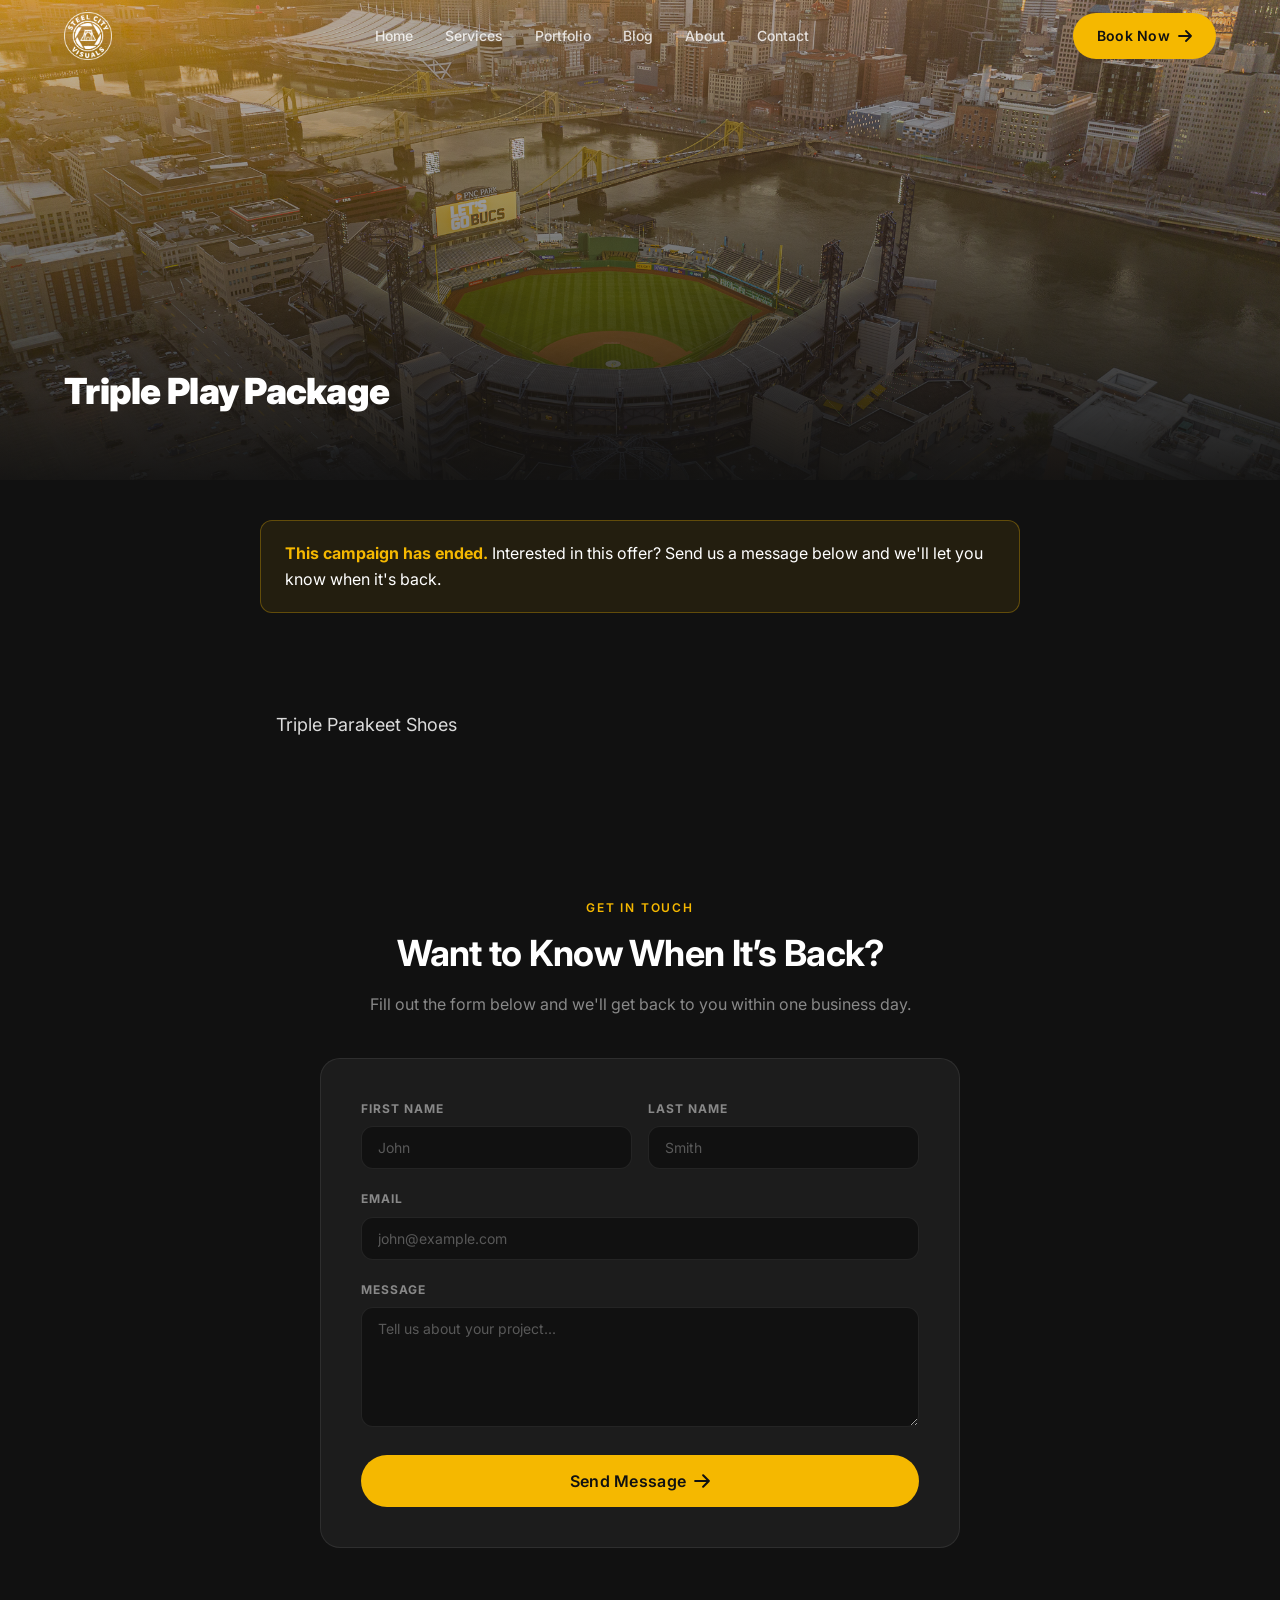
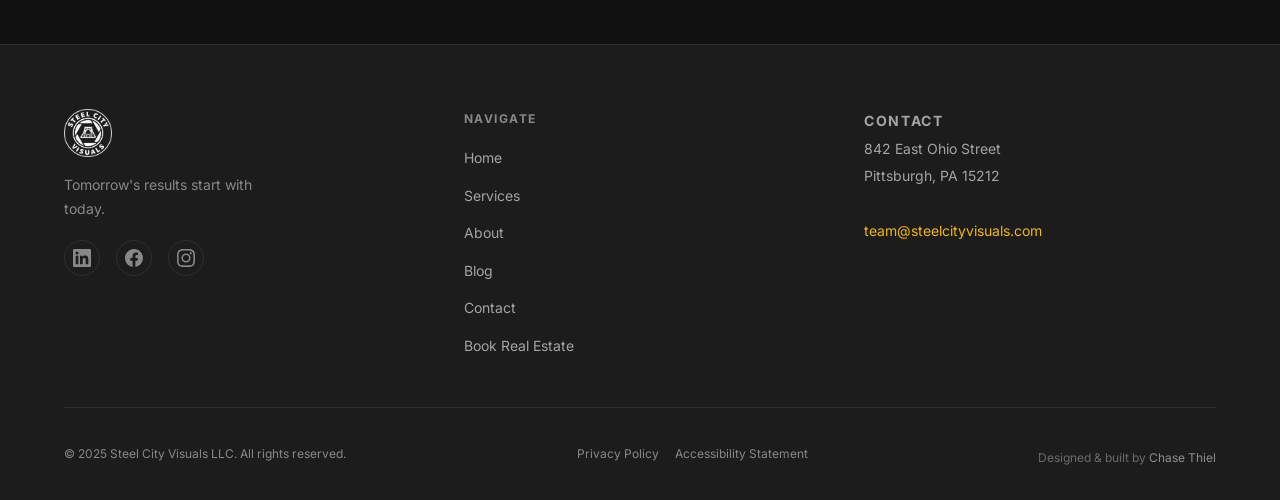
<file: triple-play-package/index.html>
<!DOCTYPE html>
<html lang="en">
<head>
  <meta charset="UTF-8" />
  <meta name="viewport" content="width=device-width, initial-scale=1.0" />
  <meta name="robots" content="noindex" />
  <title>Triple Play Package: Steel City Visuals</title>
  <meta name="description" id="meta-description" content="Triple Parakeet Shoes" />
  <meta property="og:title"       id="og-title"       content="Triple Play Package" />
  <meta property="og:description" id="og-description" content="Triple Parakeet Shoes" />
  <meta property="og:image"       id="og-image"        content="https://www.steelcityvisuals.com/assets/images/campaigns/pnc_aerial_drone.jpg" />
  <meta property="og:url"         id="og-url"          content="https://www.steelcityvisuals.com/triple-play-package" />
  <meta property="og:type" content="website" />
  <link rel="icon" type="image/png" href="/assets/images/brand/favicon.png" />

  <!-- Google Fonts -->
  <link rel="preconnect" href="https://fonts.googleapis.com" />
  <link rel="preconnect" href="https://fonts.gstatic.com" crossorigin />
  <link href="https://fonts.googleapis.com/css2?family=Inter:wght@400;500;600;700;800;900&display=swap" rel="stylesheet" />

  <!-- CSS -->
  <link rel="stylesheet" href="/css/variables.css" />
  <link rel="stylesheet" href="/css/base.css" />
  <link rel="stylesheet" href="/css/layout.css" />
  <link rel="stylesheet" href="/css/components.css" />
  <link rel="stylesheet" href="/css/blog.css" />
  <link rel="stylesheet" href="/css/campaign.css?v=2" />
</head>
<body>

  <a href="#main-content" class="skip-nav">Skip to main content</a>

  <!-- ── Navigation ── -->
  <nav class="nav scrolled" id="nav">
    <div class="container">
      <div class="nav__inner">

        <a href="/index.html" class="nav__logo" aria-label="Steel City Visuals">
          <img src="/assets/images/brand/logo-white.png" alt="Steel City Visuals" />
        </a>

        <ul class="nav__links">
          <li><a href="/index.html">Home</a></li>
          <li><a href="/index.html#services">Services</a></li>
          <li><a href="/portfolio.html">Portfolio</a></li>
          <li><a href="/blog.html">Blog</a></li>
          <li><a href="/index.html#about">About</a></li>
          <li><a href="/index.html#contact">Contact</a></li>
        </ul>

        <div class="nav__cta">
          <a href="https://portal.steelcityvisuals.com/book" target="_blank" rel="noopener" class="btn btn-primary">
            Book Now
            <svg width="14" height="14" viewBox="0 0 14 14" fill="none" aria-hidden="true">
              <path d="M1 7h12M8 2l5 5-5 5" stroke="currentColor" stroke-width="1.8" stroke-linecap="round" stroke-linejoin="round"/>
            </svg>
          </a>
        </div>

        <button class="nav__hamburger" aria-label="Toggle menu" aria-expanded="false">
          <span></span>
          <span></span>
          <span></span>
        </button>

      </div>
    </div>
  </nav>

  <!-- Mobile menu -->
  <div class="nav__mobile" role="navigation" aria-label="Mobile navigation">
    <a href="/index.html">Home</a>
    <a href="/index.html#services">Services</a>
    <a href="/portfolio.html">Portfolio</a>
    <a href="/blog.html">Blog</a>
    <a href="/index.html#about">About</a>
    <a href="/index.html#contact">Contact</a>
    <a href="https://portal.steelcityvisuals.com/book" target="_blank" rel="noopener" class="btn btn-primary">Book Now</a>
  </div>

  <main id="main-content">

    <!-- Loading state -->
    <div id="campaign-loading" style="min-height:60vh; display:flex; align-items:center; justify-content:center;">
      <p style="color:var(--color-muted); font-size:var(--text-lg);">Loading…</p>
    </div>

    <!-- Not found / inactive state -->
    <div id="campaign-unavailable" hidden style="min-height:60vh; display:flex; align-items:center; justify-content:center; text-align:center; padding: var(--space-16);">
      <div>
        <h1 style="font-size:var(--text-4xl); font-weight:900; color:var(--color-text); margin-bottom:var(--space-4);">Campaign Not Found</h1>
        <p style="color:var(--color-muted); margin-bottom:var(--space-8);">The campaign you're looking for doesn't exist or may have been removed.</p>
        <a href="/index.html" class="btn btn-primary">Back to Home</a>
      </div>
    </div>

    <!-- Campaign content -->
    <div id="campaign-content" hidden>

      <!-- Hero -->
      <section class="post-hero">
        <div class="post-hero__bg" id="campaign-hero-bg"></div>
        <div class="post-hero__overlay"></div>
        <div class="container post-hero__content">
          <h1 class="post-hero__title" id="campaign-title"></h1>
        </div>
      </section>

      <!-- Body -->
      <div class="container post-body-wrap">

        <div class="campaign-ended-banner" id="campaign-ended-banner" hidden>
          <strong>This campaign has ended.</strong> Interested in this offer? Send us a message below and we'll let you know when it's back.
        </div>

        <div class="post-body">
          <p id="campaign-description"></p>
        </div>

        <!-- Contact -->
        <div class="campaign-contact">
          <div class="campaign-contact__heading">
            <span class="section-label">Get In Touch</span>
            <h2 class="section-title" id="campaign-contact-heading">Ready to Get Started?</h2>
            <p class="contact__intro">Fill out the form below and we'll get back to you within one business day.</p>
          </div>

          <div class="contact__form-wrap">
            <form class="contact__form" id="campaign-contact-form" action="https://formspree.io/f/xqejzloe" method="POST">
              <input type="hidden" name="campaign-slug"    id="campaign-field-slug" value="" />
              <input type="hidden" name="campaign-name"    id="campaign-field-name" value="" />
              <input type="hidden" name="_subject"         id="campaign-field-subject" value="" />

              <div class="contact__form-row">
                <div class="contact__field">
                  <label for="campaign-first-name" class="contact__label">First Name</label>
                  <input type="text" id="campaign-first-name" name="first-name" class="contact__input" placeholder="John" required />
                </div>
                <div class="contact__field">
                  <label for="campaign-last-name" class="contact__label">Last Name</label>
                  <input type="text" id="campaign-last-name" name="last-name" class="contact__input" placeholder="Smith" required />
                </div>
              </div>

              <div class="contact__field">
                <label for="campaign-email" class="contact__label">Email</label>
                <input type="email" id="campaign-email" name="email" class="contact__input" placeholder="john@example.com" required />
              </div>

              <div class="contact__field">
                <label for="campaign-message" class="contact__label">Message</label>
                <textarea id="campaign-message" name="message" class="contact__input contact__textarea" placeholder="Tell us about your project..." rows="5"></textarea>
              </div>

              <button type="submit" class="btn btn-primary btn-lg contact__submit">
                Send Message
                <svg width="16" height="16" viewBox="0 0 14 14" fill="none" aria-hidden="true">
                  <path d="M1 7h12M8 2l5 5-5 5" stroke="currentColor" stroke-width="1.8" stroke-linecap="round" stroke-linejoin="round"/>
                </svg>
              </button>
            </form>

            <div class="contact__success" id="campaign-contact-success" hidden>
              <svg width="40" height="40" viewBox="0 0 24 24" fill="none" aria-hidden="true">
                <circle cx="12" cy="12" r="10" stroke="currentColor" stroke-width="1.8"/>
                <path d="M8 12l3 3 5-5" stroke="currentColor" stroke-width="1.8" stroke-linecap="round" stroke-linejoin="round"/>
              </svg>
              <h3>Message Sent!</h3>
              <p>Thanks for reaching out — we'll be in touch within one business day.</p>
            </div>
          </div>
        </div>

      </div>

    </div>

  </main>

  <!-- ── Footer ── -->
  <footer class="footer">
    <div class="container">
      <div class="footer__top">

        <div class="footer__brand">
          <img src="/assets/images/brand/logo-white.png" alt="Steel City Visuals" class="footer__logo" />
          <p class="footer__tagline">Tomorrow's results start with today.</p>
          <div class="footer__socials">
            <a href="https://www.linkedin.com/company/steel-city-visuals" target="_blank" rel="noopener" aria-label="LinkedIn">
              <svg width="18" height="18" viewBox="0 0 24 24" fill="currentColor" aria-hidden="true"><path d="M20.447 20.452h-3.554v-5.569c0-1.328-.027-3.037-1.852-3.037-1.853 0-2.136 1.445-2.136 2.939v5.667H9.351V9h3.414v1.561h.046c.477-.9 1.637-1.85 3.37-1.85 3.601 0 4.267 2.37 4.267 5.455v6.286zM5.337 7.433a2.062 2.062 0 0 1-2.063-2.065 2.064 2.064 0 1 1 2.063 2.065zm1.782 13.019H3.555V9h3.564v11.452zM22.225 0H1.771C.792 0 0 .774 0 1.729v20.542C0 23.227.792 24 1.771 24h20.451C23.2 24 24 23.227 24 22.271V1.729C24 .774 23.2 0 22.222 0h.003z"/></svg>
            </a>
            <a href="https://www.facebook.com/steelcityvisuals" target="_blank" rel="noopener" aria-label="Facebook">
              <svg width="18" height="18" viewBox="0 0 24 24" fill="currentColor" aria-hidden="true"><path d="M24 12.073c0-6.627-5.373-12-12-12s-12 5.373-12 12c0 5.99 4.388 10.954 10.125 11.854v-8.385H7.078v-3.47h3.047V9.43c0-3.007 1.792-4.669 4.533-4.669 1.312 0 2.686.235 2.686.235v2.953H15.83c-1.491 0-1.956.925-1.956 1.874v2.25h3.328l-.532 3.47h-2.796v8.385C19.612 23.027 24 18.062 24 12.073z"/></svg>
            </a>
            <a href="https://www.instagram.com/steelcityvisuals" target="_blank" rel="noopener" aria-label="Instagram">
              <svg width="18" height="18" viewBox="0 0 24 24" fill="currentColor" aria-hidden="true"><path d="M12 2.163c3.204 0 3.584.012 4.85.07 3.252.148 4.771 1.691 4.919 4.919.058 1.265.069 1.645.069 4.849 0 3.205-.012 3.584-.069 4.849-.149 3.225-1.664 4.771-4.919 4.919-1.266.058-1.644.07-4.85.07-3.204 0-3.584-.012-4.849-.07-3.26-.149-4.771-1.699-4.919-4.92-.058-1.265-.07-1.644-.07-4.849 0-3.204.013-3.583.07-4.849.149-3.227 1.664-4.771 4.919-4.919 1.266-.057 1.645-.069 4.849-.069zM12 0C8.741 0 8.333.014 7.053.072 2.695.272.273 2.69.073 7.052.014 8.333 0 8.741 0 12c0 3.259.014 3.668.072 4.948.2 4.358 2.618 6.78 6.98 6.98C8.333 23.986 8.741 24 12 24c3.259 0 3.668-.014 4.948-.072 4.354-.2 6.782-2.618 6.979-6.98.059-1.28.073-1.689.073-4.948 0-3.259-.014-3.667-.072-4.947-.196-4.354-2.617-6.78-6.979-6.98C15.668.014 15.259 0 12 0zm0 5.838a6.162 6.162 0 1 0 0 12.324 6.162 6.162 0 0 0 0-12.324zM12 16a4 4 0 1 1 0-8 4 4 0 0 1 0 8zm6.406-11.845a1.44 1.44 0 1 0 0 2.881 1.44 1.44 0 0 0 0-2.881z"/></svg>
            </a>
          </div>
        </div>

        <div>
          <p class="footer__heading">Navigate</p>
          <ul class="footer__links">
            <li><a href="/index.html">Home</a></li>
            <li><a href="/index.html#services">Services</a></li>
            <li><a href="/index.html#about">About</a></li>
            <li><a href="/blog.html">Blog</a></li>
            <li><a href="/index.html#contact">Contact</a></li>
            <li><a href="https://portal.steelcityvisuals.com/book" target="_blank" rel="noopener">Book Real Estate</a></li>
          </ul>
        </div>

        <div class="footer__contact">
          <p class="footer__heading">Contact</p>
          <p>842 East Ohio Street</p>
          <p>Pittsburgh, PA 15212</p>
          <br />
          <a href="mailto:team@steelcityvisuals.com">team@steelcityvisuals.com</a>
        </div>

      </div>

      <div class="footer__bottom">
        <p id="footer-copyright" style="cursor:default;">&copy; 2025 Steel City Visuals LLC. All rights reserved.</p>
        <div style="display:flex; gap: var(--space-4);">
          <a href="/privacy.html">Privacy Policy</a>
          <a href="/accessibility.html">Accessibility Statement</a>
        </div>
        <p style="font-size:var(--text-xs); color:rgba(255,255,255,0.35); margin-top:var(--space-2);">Designed &amp; built by <a href="https://www.thielsoftware.com" target="_blank" rel="noopener" style="color:rgba(255,255,255,0.5); text-decoration:none;">Chase Thiel</a></p>
      </div>
    </div>
  </footer>

  <!-- Back to Top -->
  <button class="back-to-top" id="back-to-top" aria-label="Back to top">
    <svg width="20" height="20" viewBox="0 0 24 24" fill="none" aria-hidden="true">
      <path d="M12 19V5M5 12l7-7 7 7" stroke="currentColor" stroke-width="2" stroke-linecap="round" stroke-linejoin="round"/>
    </svg>
  </button>

  <!-- JS -->
  <script src="/js/nav.js"></script>
  <script src="/js/admin-knock.js"></script>
  <script src="/js/campaign.js?v=3"></script>

</body>
</html>
</file>
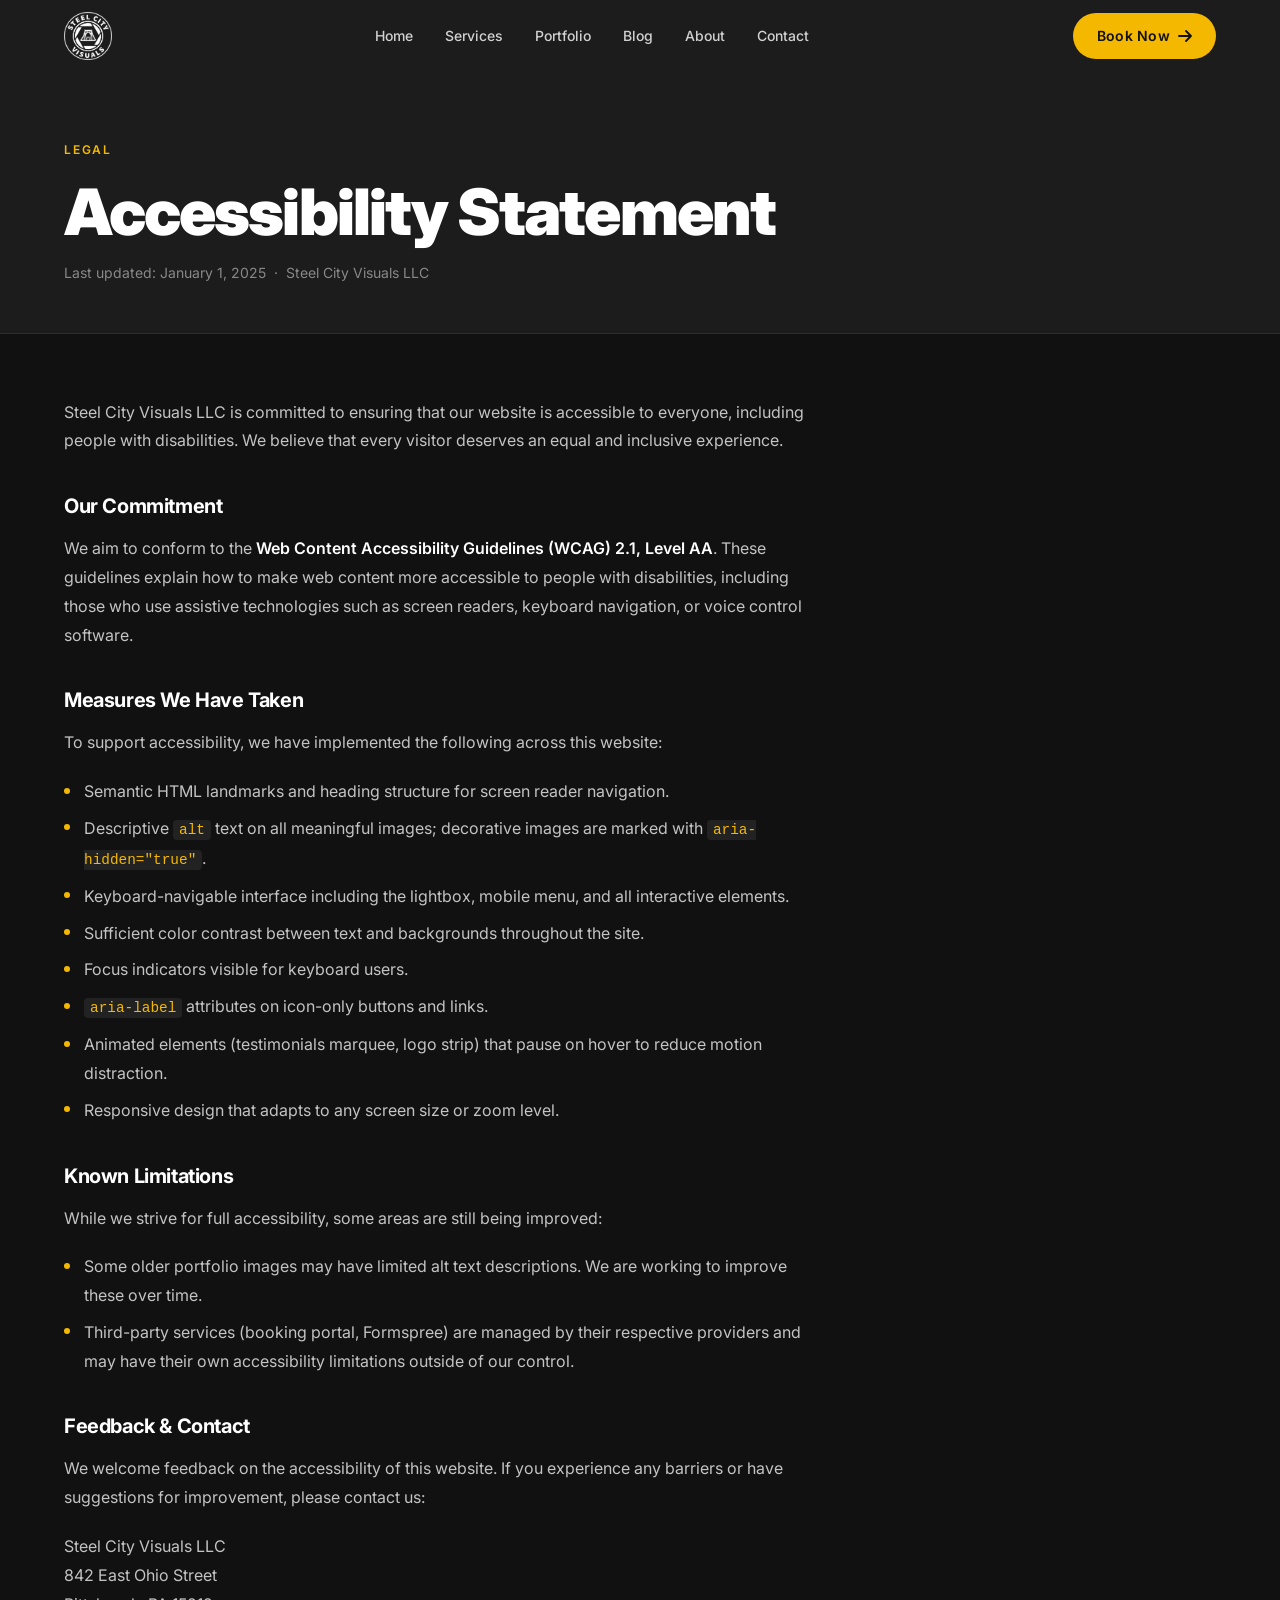
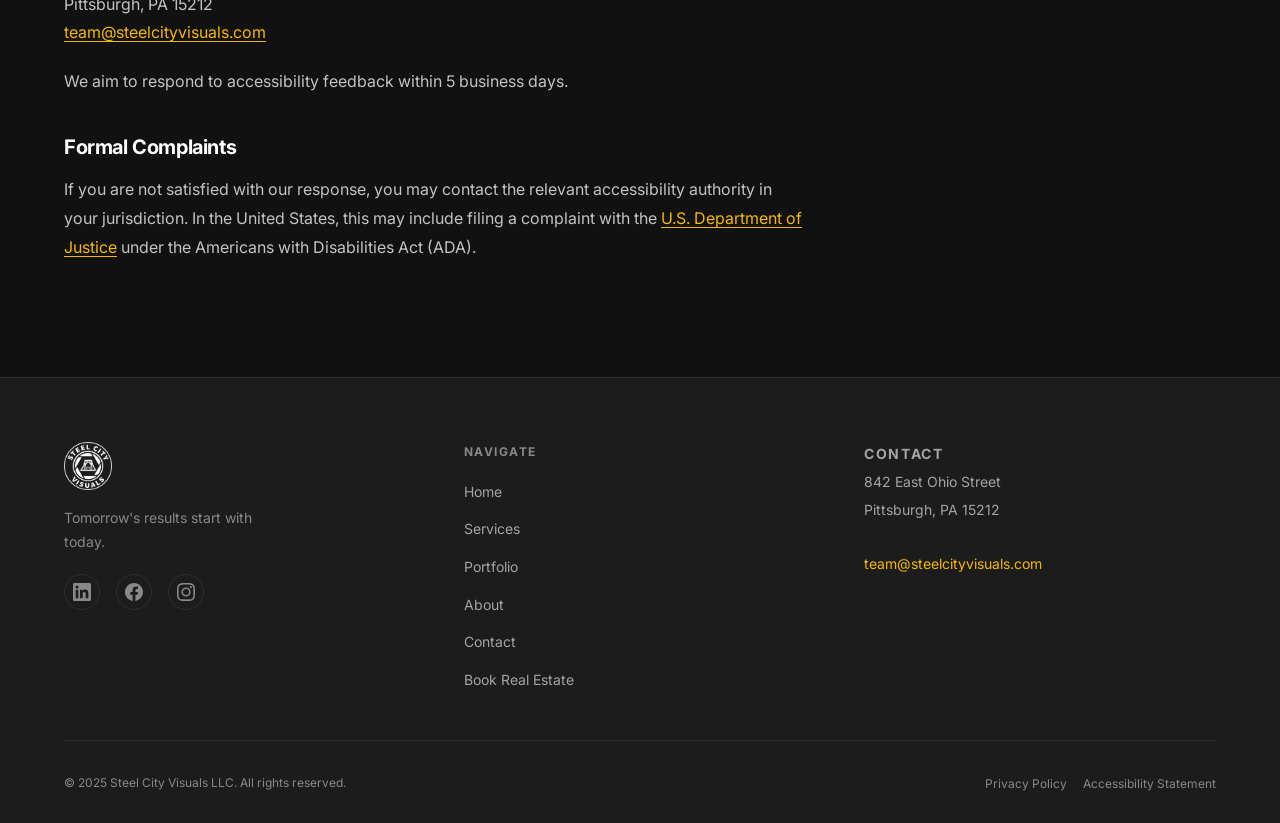
<file: accessibility.html>
<!DOCTYPE html>
<html lang="en">
<head>
  <meta charset="UTF-8" />
  <meta name="viewport" content="width=device-width, initial-scale=1.0" />
  <title>Accessibility Statement: Steel City Visuals</title>
  <meta name="description" content="Steel City Visuals accessibility statement: our commitment to an inclusive web experience." />
  <link rel="icon" type="image/png" href="assets/images/brand/favicon.png" />

  <!-- Google Fonts -->
  <link rel="preconnect" href="https://fonts.googleapis.com" />
  <link rel="preconnect" href="https://fonts.gstatic.com" crossorigin />
  <link href="https://fonts.googleapis.com/css2?family=Inter:wght@400;500;600;700;800;900&display=swap" rel="stylesheet" />

  <!-- CSS -->
  <link rel="stylesheet" href="css/variables.css" />
  <link rel="stylesheet" href="css/base.css" />
  <link rel="stylesheet" href="css/layout.css" />
  <link rel="stylesheet" href="css/legal.css" />
</head>
<body>

  <a href="#main-content" class="skip-nav">Skip to main content</a>

  <!-- ── Navigation ── -->
  <nav class="nav scrolled" id="nav">
    <div class="container">
      <div class="nav__inner">

        <a href="index.html" class="nav__logo" aria-label="Steel City Visuals">
          <img src="assets/images/brand/logo-white.png" alt="Steel City Visuals" />
        </a>

        <ul class="nav__links">
          <li><a href="index.html">Home</a></li>
          <li><a href="index.html#services">Services</a></li>
          <li><a href="portfolio.html">Portfolio</a></li>
          <li><a href="blog.html">Blog</a></li>
          <li><a href="index.html#about">About</a></li>
          <li><a href="index.html#contact">Contact</a></li>
        </ul>

        <div class="nav__cta">
          <a href="https://portal.steelcityvisuals.com/book" target="_blank" rel="noopener" class="btn btn-primary">
            Book Now
            <svg width="14" height="14" viewBox="0 0 14 14" fill="none" aria-hidden="true">
              <path d="M1 7h12M8 2l5 5-5 5" stroke="currentColor" stroke-width="1.8" stroke-linecap="round" stroke-linejoin="round"/>
            </svg>
          </a>
        </div>

        <button class="nav__hamburger" aria-label="Toggle menu" aria-expanded="false">
          <span></span>
          <span></span>
          <span></span>
        </button>

      </div>
    </div>
  </nav>

  <!-- Mobile menu -->
  <div class="nav__mobile" role="navigation" aria-label="Mobile navigation">
    <a href="index.html">Home</a>
    <a href="index.html#services">Services</a>
    <a href="portfolio.html">Portfolio</a>
    <a href="blog.html">Blog</a>
    <a href="index.html#about">About</a>
    <a href="index.html#contact">Contact</a>
    <a href="https://portal.steelcityvisuals.com/book" target="_blank" rel="noopener" class="btn btn-primary">Book Now</a>
  </div>

  <main id="main-content">
    <section class="legal-hero">
      <div class="container">
        <span class="section-label">Legal</span>
        <h1 class="legal-hero__title">Accessibility Statement</h1>
        <p class="legal-hero__meta">Last updated: January 1, 2025 &nbsp;·&nbsp; Steel City Visuals LLC</p>
      </div>
    </section>

    <section class="legal-body">
      <div class="container">
        <div class="legal-content">

          <p>Steel City Visuals LLC is committed to ensuring that our website is accessible to everyone, including people with disabilities. We believe that every visitor deserves an equal and inclusive experience.</p>

          <h2>Our Commitment</h2>
          <p>We aim to conform to the <strong>Web Content Accessibility Guidelines (WCAG) 2.1, Level AA</strong>. These guidelines explain how to make web content more accessible to people with disabilities, including those who use assistive technologies such as screen readers, keyboard navigation, or voice control software.</p>

          <h2>Measures We Have Taken</h2>
          <p>To support accessibility, we have implemented the following across this website:</p>
          <ul>
            <li>Semantic HTML landmarks and heading structure for screen reader navigation.</li>
            <li>Descriptive <code>alt</code> text on all meaningful images; decorative images are marked with <code>aria-hidden="true"</code>.</li>
            <li>Keyboard-navigable interface including the lightbox, mobile menu, and all interactive elements.</li>
            <li>Sufficient color contrast between text and backgrounds throughout the site.</li>
            <li>Focus indicators visible for keyboard users.</li>
            <li><code>aria-label</code> attributes on icon-only buttons and links.</li>
            <li>Animated elements (testimonials marquee, logo strip) that pause on hover to reduce motion distraction.</li>
            <li>Responsive design that adapts to any screen size or zoom level.</li>
          </ul>

          <h2>Known Limitations</h2>
          <p>While we strive for full accessibility, some areas are still being improved:</p>
          <ul>
            <li>Some older portfolio images may have limited alt text descriptions. We are working to improve these over time.</li>
            <li>Third-party services (booking portal, Formspree) are managed by their respective providers and may have their own accessibility limitations outside of our control.</li>
          </ul>

          <h2>Feedback & Contact</h2>
          <p>We welcome feedback on the accessibility of this website. If you experience any barriers or have suggestions for improvement, please contact us:</p>
          <p>
            Steel City Visuals LLC<br />
            842 East Ohio Street<br />
            Pittsburgh, PA 15212<br />
            <a href="mailto:team@steelcityvisuals.com">team@steelcityvisuals.com</a>
          </p>
          <p>We aim to respond to accessibility feedback within 5 business days.</p>

          <h2>Formal Complaints</h2>
          <p>If you are not satisfied with our response, you may contact the relevant accessibility authority in your jurisdiction. In the United States, this may include filing a complaint with the <a href="https://www.ada.gov/" target="_blank" rel="noopener">U.S. Department of Justice</a> under the Americans with Disabilities Act (ADA).</p>

        </div>
      </div>
    </section>
  </main>

  <!-- ── Footer ── -->
  <footer class="footer">
    <div class="container">
      <div class="footer__top">

        <div class="footer__brand">
          <img src="assets/images/brand/logo-white.png" alt="Steel City Visuals" class="footer__logo" />
          <p class="footer__tagline">Tomorrow's results start with today.</p>
          <div class="footer__socials">
            <a href="https://www.linkedin.com/company/steel-city-visuals" target="_blank" rel="noopener" aria-label="LinkedIn">
              <svg width="18" height="18" viewBox="0 0 24 24" fill="currentColor" aria-hidden="true"><path d="M20.447 20.452h-3.554v-5.569c0-1.328-.027-3.037-1.852-3.037-1.853 0-2.136 1.445-2.136 2.939v5.667H9.351V9h3.414v1.561h.046c.477-.9 1.637-1.85 3.37-1.85 3.601 0 4.267 2.37 4.267 5.455v6.286zM5.337 7.433a2.062 2.062 0 0 1-2.063-2.065 2.064 2.064 0 1 1 2.063 2.065zm1.782 13.019H3.555V9h3.564v11.452zM22.225 0H1.771C.792 0 0 .774 0 1.729v20.542C0 23.227.792 24 1.771 24h20.451C23.2 24 24 23.227 24 22.271V1.729C24 .774 23.2 0 22.222 0h.003z"/></svg>
            </a>
            <a href="https://www.facebook.com/steelcityvisuals" target="_blank" rel="noopener" aria-label="Facebook">
              <svg width="18" height="18" viewBox="0 0 24 24" fill="currentColor" aria-hidden="true"><path d="M24 12.073c0-6.627-5.373-12-12-12s-12 5.373-12 12c0 5.99 4.388 10.954 10.125 11.854v-8.385H7.078v-3.47h3.047V9.43c0-3.007 1.792-4.669 4.533-4.669 1.312 0 2.686.235 2.686.235v2.953H15.83c-1.491 0-1.956.925-1.956 1.874v2.25h3.328l-.532 3.47h-2.796v8.385C19.612 23.027 24 18.062 24 12.073z"/></svg>
            </a>
            <a href="https://www.instagram.com/steelcityvisuals" target="_blank" rel="noopener" aria-label="Instagram">
              <svg width="18" height="18" viewBox="0 0 24 24" fill="currentColor" aria-hidden="true"><path d="M12 2.163c3.204 0 3.584.012 4.85.07 3.252.148 4.771 1.691 4.919 4.919.058 1.265.069 1.645.069 4.849 0 3.205-.012 3.584-.069 4.849-.149 3.225-1.664 4.771-4.919 4.919-1.266.058-1.644.07-4.85.07-3.204 0-3.584-.012-4.849-.07-3.26-.149-4.771-1.699-4.919-4.92-.058-1.265-.07-1.644-.07-4.849 0-3.204.013-3.583.07-4.849.149-3.227 1.664-4.771 4.919-4.919 1.266-.057 1.645-.069 4.849-.069zM12 0C8.741 0 8.333.014 7.053.072 2.695.272.273 2.69.073 7.052.014 8.333 0 8.741 0 12c0 3.259.014 3.668.072 4.948.2 4.358 2.618 6.78 6.98 6.98C8.333 23.986 8.741 24 12 24c3.259 0 3.668-.014 4.948-.072 4.354-.2 6.782-2.618 6.979-6.98.059-1.28.073-1.689.073-4.948 0-3.259-.014-3.667-.072-4.947-.196-4.354-2.617-6.78-6.979-6.98C15.668.014 15.259 0 12 0zm0 5.838a6.162 6.162 0 1 0 0 12.324 6.162 6.162 0 0 0 0-12.324zM12 16a4 4 0 1 1 0-8 4 4 0 0 1 0 8zm6.406-11.845a1.44 1.44 0 1 0 0 2.881 1.44 1.44 0 0 0 0-2.881z"/></svg>
            </a>
          </div>
        </div>

        <div>
          <p class="footer__heading">Navigate</p>
          <ul class="footer__links">
            <li><a href="index.html">Home</a></li>
            <li><a href="index.html#services">Services</a></li>
            <li><a href="portfolio.html">Portfolio</a></li>
            <li><a href="index.html#about">About</a></li>
            <li><a href="index.html#contact">Contact</a></li>
            <li><a href="https://portal.steelcityvisuals.com/book" target="_blank" rel="noopener">Book Real Estate</a></li>
          </ul>
        </div>

        <div class="footer__contact">
          <p class="footer__heading">Contact</p>
          <p>842 East Ohio Street</p>
          <p>Pittsburgh, PA 15212</p>
          <br />
          <a href="mailto:team@steelcityvisuals.com">team@steelcityvisuals.com</a>
        </div>

      </div>

      <div class="footer__bottom">
        <p id="footer-copyright" style="cursor:default;">&copy; 2025 Steel City Visuals LLC. All rights reserved.</p>
        <div style="display:flex; gap: var(--space-4);">
          <a href="privacy.html">Privacy Policy</a>
          <a href="accessibility.html">Accessibility Statement</a>
        </div>
      </div>
    </div>
  </footer>

  <!-- Back to Top -->
  <button class="back-to-top" id="back-to-top" aria-label="Back to top">
    <svg width="20" height="20" viewBox="0 0 24 24" fill="none" aria-hidden="true">
      <path d="M12 19V5M5 12l7-7 7 7" stroke="currentColor" stroke-width="2" stroke-linecap="round" stroke-linejoin="round"/>
    </svg>
  </button>

  <!-- JS -->
  <script src="js/nav.js"></script>
  <script src="js/admin-knock.js"></script>

</body>
</html>
</file>
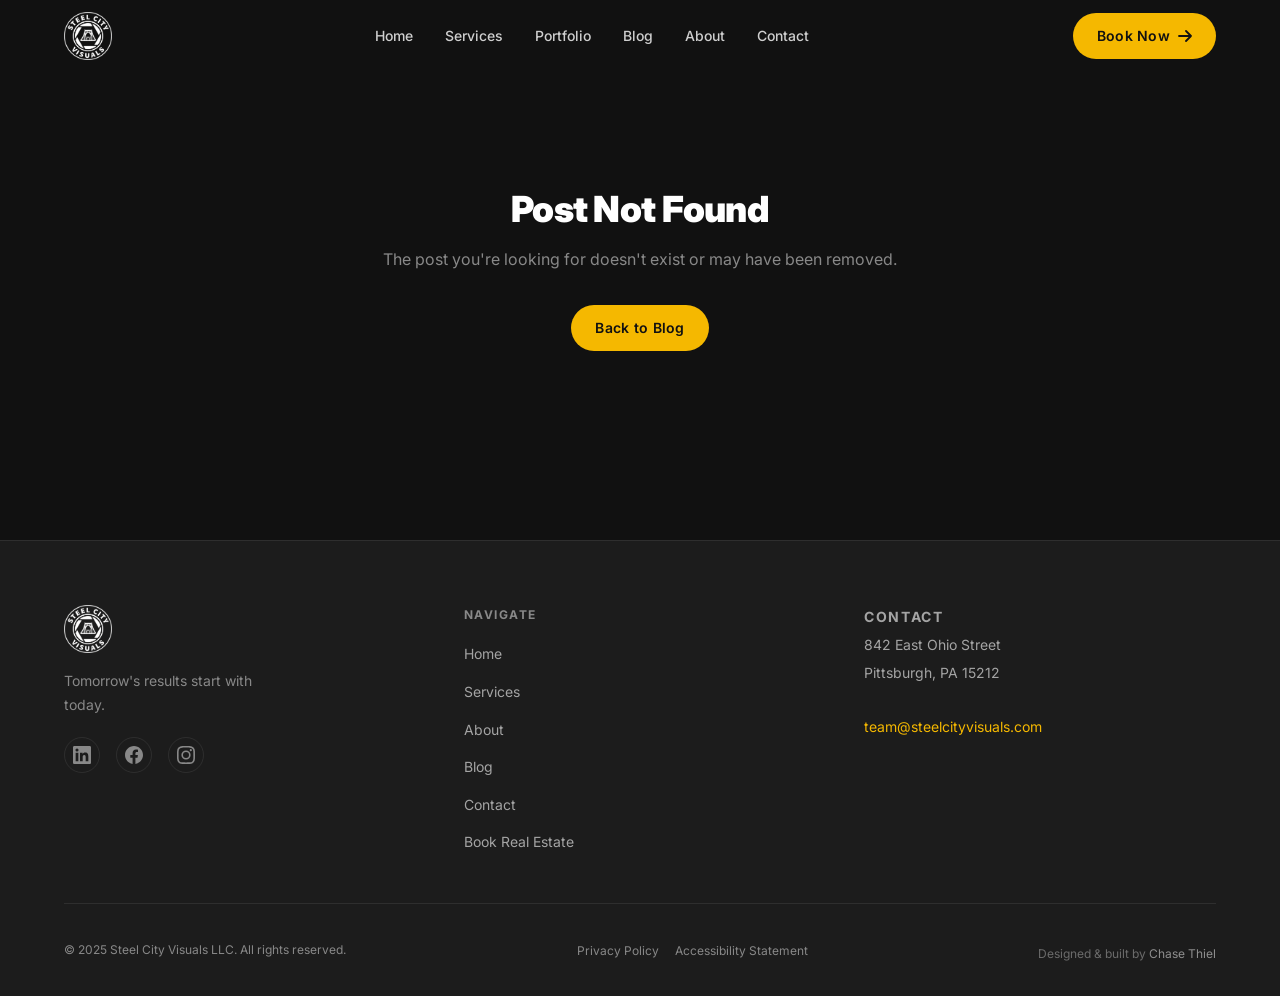
<file: blog-post.html>
<!DOCTYPE html>
<html lang="en">
<head>
  <meta charset="UTF-8" />
  <meta name="viewport" content="width=device-width, initial-scale=1.0" />
  <title>Blog: Steel City Visuals</title>
  <meta name="description" id="meta-description" content="" />
  <meta property="og:title"       id="og-title"       content="" />
  <meta property="og:description" id="og-description" content="" />
  <meta property="og:image"       id="og-image"        content="" />
  <meta property="og:type" content="article" />
  <link rel="icon" type="image/png" href="assets/images/brand/favicon.png" />

  <!-- Google Fonts -->
  <link rel="preconnect" href="https://fonts.googleapis.com" />
  <link rel="preconnect" href="https://fonts.gstatic.com" crossorigin />
  <link href="https://fonts.googleapis.com/css2?family=Inter:wght@400;500;600;700;800;900&display=swap" rel="stylesheet" />

  <!-- CSS -->
  <link rel="stylesheet" href="css/variables.css" />
  <link rel="stylesheet" href="css/base.css" />
  <link rel="stylesheet" href="css/layout.css" />
  <link rel="stylesheet" href="css/blog.css" />
</head>
<body>

  <a href="#main-content" class="skip-nav">Skip to main content</a>

  <!-- ── Navigation ── -->
  <nav class="nav scrolled" id="nav">
    <div class="container">
      <div class="nav__inner">

        <a href="index.html" class="nav__logo" aria-label="Steel City Visuals">
          <img src="assets/images/brand/logo-white.png" alt="Steel City Visuals" />
        </a>

        <ul class="nav__links">
          <li><a href="index.html">Home</a></li>
          <li><a href="index.html#services">Services</a></li>
          <li><a href="portfolio.html">Portfolio</a></li>
          <li><a href="blog.html" class="nav__link--active">Blog</a></li>
          <li><a href="index.html#about">About</a></li>
          <li><a href="index.html#contact">Contact</a></li>
        </ul>

        <div class="nav__cta">
          <a href="https://portal.steelcityvisuals.com/book" target="_blank" rel="noopener" class="btn btn-primary">
            Book Now
            <svg width="14" height="14" viewBox="0 0 14 14" fill="none" aria-hidden="true">
              <path d="M1 7h12M8 2l5 5-5 5" stroke="currentColor" stroke-width="1.8" stroke-linecap="round" stroke-linejoin="round"/>
            </svg>
          </a>
        </div>

        <button class="nav__hamburger" aria-label="Toggle menu" aria-expanded="false">
          <span></span>
          <span></span>
          <span></span>
        </button>

      </div>
    </div>
  </nav>

  <!-- Mobile menu -->
  <div class="nav__mobile" role="navigation" aria-label="Mobile navigation">
    <a href="index.html">Home</a>
    <a href="index.html#services">Services</a>
    <a href="portfolio.html">Portfolio</a>
    <a href="blog.html">Blog</a>
    <a href="index.html#about">About</a>
    <a href="index.html#contact">Contact</a>
    <a href="https://portal.steelcityvisuals.com/book" target="_blank" rel="noopener" class="btn btn-primary">Book Now</a>
  </div>

  <main id="main-content">

    <!-- Loading state -->
    <div id="post-loading" style="min-height:60vh; display:flex; align-items:center; justify-content:center;">
      <p style="color:var(--color-muted); font-size:var(--text-lg);">Loading post…</p>
    </div>

    <!-- Not found state -->
    <div id="post-not-found" hidden style="min-height:60vh; display:flex; align-items:center; justify-content:center; text-align:center; padding: var(--space-16);">
      <div>
        <h1 style="font-size:var(--text-4xl); font-weight:900; color:var(--color-text); margin-bottom:var(--space-4);">Post Not Found</h1>
        <p style="color:var(--color-muted); margin-bottom:var(--space-8);">The post you're looking for doesn't exist or may have been removed.</p>
        <a href="blog.html" class="btn btn-primary">Back to Blog</a>
      </div>
    </div>

    <!-- Post content -->
    <div id="post-content" hidden>

      <!-- Hero -->
      <section class="post-hero">
        <div class="post-hero__bg" id="post-hero-bg"></div>
        <div class="post-hero__overlay"></div>
        <div class="container post-hero__content">
          <span class="post-hero__category" id="post-category"></span>
          <h1 class="post-hero__title" id="post-title"></h1>
          <div class="post-hero__meta">
            <div class="post-hero__author">
              <span class="post-hero__author-name" id="post-author-name"></span>
              <span class="post-hero__author-title" id="post-author-title"></span>
            </div>
            <div class="post-hero__divider" aria-hidden="true"></div>
            <span class="post-hero__date" id="post-date"></span>
            <div class="post-hero__divider" aria-hidden="true"></div>
            <span class="post-hero__reading-time" id="post-reading-time"></span>
          </div>
        </div>
      </section>

      <!-- Body -->
      <div class="container post-body-wrap">
        <a href="blog.html" class="post-back">
          <svg width="16" height="16" viewBox="0 0 14 14" fill="none" aria-hidden="true">
            <path d="M13 7H1M6 2L1 7l5 5" stroke="currentColor" stroke-width="1.8" stroke-linecap="round" stroke-linejoin="round"/>
          </svg>
          Back to Blog
        </a>

        <article class="post-body" id="post-body"></article>

        <!-- Share -->
        <div class="post-share">
          <span class="post-share__label">Share this post</span>
          <div class="post-share__buttons">
            <a id="share-twitter" class="post-share__btn post-share__btn--twitter" href="#" target="_blank" rel="noopener noreferrer" aria-label="Share on X / Twitter">
              <svg width="16" height="16" viewBox="0 0 24 24" fill="currentColor" aria-hidden="true"><path d="M18.244 2.25h3.308l-7.227 8.26 8.502 11.24H16.17l-4.714-6.231-5.401 6.231H2.744l7.734-8.835L1.254 2.25H8.08l4.253 5.622zm-1.161 17.52h1.833L7.084 4.126H5.117z"/></svg>
              X / Twitter
            </a>
            <a id="share-facebook" class="post-share__btn post-share__btn--facebook" href="#" target="_blank" rel="noopener noreferrer" aria-label="Share on Facebook">
              <svg width="16" height="16" viewBox="0 0 24 24" fill="currentColor" aria-hidden="true"><path d="M24 12.073c0-6.627-5.373-12-12-12s-12 5.373-12 12c0 5.99 4.388 10.954 10.125 11.854v-8.385H7.078v-3.47h3.047V9.43c0-3.007 1.792-4.669 4.533-4.669 1.312 0 2.686.235 2.686.235v2.953H15.83c-1.491 0-1.956.925-1.956 1.874v2.25h3.328l-.532 3.47h-2.796v8.385C19.612 23.027 24 18.062 24 12.073z"/></svg>
              Facebook
            </a>
            <button id="share-copy" class="post-share__btn post-share__btn--copy" aria-label="Copy link">
              <svg width="16" height="16" viewBox="0 0 24 24" fill="none" stroke="currentColor" stroke-width="2" stroke-linecap="round" stroke-linejoin="round" aria-hidden="true"><rect x="9" y="9" width="13" height="13" rx="2"/><path d="M5 15H4a2 2 0 0 1-2-2V4a2 2 0 0 1 2-2h9a2 2 0 0 1 2 2v1"/></svg>
              Copy Link
            </button>
          </div>
        </div>

        <!-- CTA -->
        <div class="post-cta">
          <h3>Ready to Work with Us?</h3>
          <p>Let's create something great together. Reach out or book directly online.</p>
          <div style="display:flex; gap:var(--space-4); justify-content:center; flex-wrap:wrap;">
            <a href="https://portal.steelcityvisuals.com/book" target="_blank" rel="noopener" class="btn btn-primary">
              Book Now
              <svg width="14" height="14" viewBox="0 0 14 14" fill="none" aria-hidden="true">
                <path d="M1 7h12M8 2l5 5-5 5" stroke="currentColor" stroke-width="1.8" stroke-linecap="round" stroke-linejoin="round"/>
              </svg>
            </a>
            <a href="index.html#contact" class="btn btn-outline">Get in Touch</a>
          </div>
        </div>

      </div>

    </div>

  </main>

  <!-- ── Footer ── -->
  <footer class="footer">
    <div class="container">
      <div class="footer__top">

        <div class="footer__brand">
          <img src="assets/images/brand/logo-white.png" alt="Steel City Visuals" class="footer__logo" />
          <p class="footer__tagline">Tomorrow's results start with today.</p>
          <div class="footer__socials">
            <a href="https://www.linkedin.com/company/steel-city-visuals" target="_blank" rel="noopener" aria-label="LinkedIn">
              <svg width="18" height="18" viewBox="0 0 24 24" fill="currentColor" aria-hidden="true"><path d="M20.447 20.452h-3.554v-5.569c0-1.328-.027-3.037-1.852-3.037-1.853 0-2.136 1.445-2.136 2.939v5.667H9.351V9h3.414v1.561h.046c.477-.9 1.637-1.85 3.37-1.85 3.601 0 4.267 2.37 4.267 5.455v6.286zM5.337 7.433a2.062 2.062 0 0 1-2.063-2.065 2.064 2.064 0 1 1 2.063 2.065zm1.782 13.019H3.555V9h3.564v11.452zM22.225 0H1.771C.792 0 0 .774 0 1.729v20.542C0 23.227.792 24 1.771 24h20.451C23.2 24 24 23.227 24 22.271V1.729C24 .774 23.2 0 22.222 0h.003z"/></svg>
            </a>
            <a href="https://www.facebook.com/steelcityvisuals" target="_blank" rel="noopener" aria-label="Facebook">
              <svg width="18" height="18" viewBox="0 0 24 24" fill="currentColor" aria-hidden="true"><path d="M24 12.073c0-6.627-5.373-12-12-12s-12 5.373-12 12c0 5.99 4.388 10.954 10.125 11.854v-8.385H7.078v-3.47h3.047V9.43c0-3.007 1.792-4.669 4.533-4.669 1.312 0 2.686.235 2.686.235v2.953H15.83c-1.491 0-1.956.925-1.956 1.874v2.25h3.328l-.532 3.47h-2.796v8.385C19.612 23.027 24 18.062 24 12.073z"/></svg>
            </a>
            <a href="https://www.instagram.com/steelcityvisuals" target="_blank" rel="noopener" aria-label="Instagram">
              <svg width="18" height="18" viewBox="0 0 24 24" fill="currentColor" aria-hidden="true"><path d="M12 2.163c3.204 0 3.584.012 4.85.07 3.252.148 4.771 1.691 4.919 4.919.058 1.265.069 1.645.069 4.849 0 3.205-.012 3.584-.069 4.849-.149 3.225-1.664 4.771-4.919 4.919-1.266.058-1.644.07-4.85.07-3.204 0-3.584-.012-4.849-.07-3.26-.149-4.771-1.699-4.919-4.92-.058-1.265-.07-1.644-.07-4.849 0-3.204.013-3.583.07-4.849.149-3.227 1.664-4.771 4.919-4.919 1.266-.057 1.645-.069 4.849-.069zM12 0C8.741 0 8.333.014 7.053.072 2.695.272.273 2.69.073 7.052.014 8.333 0 8.741 0 12c0 3.259.014 3.668.072 4.948.2 4.358 2.618 6.78 6.98 6.98C8.333 23.986 8.741 24 12 24c3.259 0 3.668-.014 4.948-.072 4.354-.2 6.782-2.618 6.979-6.98.059-1.28.073-1.689.073-4.948 0-3.259-.014-3.667-.072-4.947-.196-4.354-2.617-6.78-6.979-6.98C15.668.014 15.259 0 12 0zm0 5.838a6.162 6.162 0 1 0 0 12.324 6.162 6.162 0 0 0 0-12.324zM12 16a4 4 0 1 1 0-8 4 4 0 0 1 0 8zm6.406-11.845a1.44 1.44 0 1 0 0 2.881 1.44 1.44 0 0 0 0-2.881z"/></svg>
            </a>
          </div>
        </div>

        <div>
          <p class="footer__heading">Navigate</p>
          <ul class="footer__links">
            <li><a href="index.html">Home</a></li>
            <li><a href="index.html#services">Services</a></li>
            <li><a href="index.html#about">About</a></li>
            <li><a href="blog.html">Blog</a></li>
            <li><a href="index.html#contact">Contact</a></li>
            <li><a href="https://portal.steelcityvisuals.com/book" target="_blank" rel="noopener">Book Real Estate</a></li>
          </ul>
        </div>

        <div class="footer__contact">
          <p class="footer__heading">Contact</p>
          <p>842 East Ohio Street</p>
          <p>Pittsburgh, PA 15212</p>
          <br />
          <a href="mailto:team@steelcityvisuals.com">team@steelcityvisuals.com</a>
        </div>

      </div>

      <div class="footer__bottom">
        <p id="footer-copyright" style="cursor:default;">&copy; 2025 Steel City Visuals LLC. All rights reserved.</p>
        <div style="display:flex; gap: var(--space-4);">
          <a href="privacy.html">Privacy Policy</a>
          <a href="accessibility.html">Accessibility Statement</a>
        </div>
        <p style="font-size:var(--text-xs); color:rgba(255,255,255,0.35); margin-top:var(--space-2);">Designed &amp; built by <a href="https://www.thielsoftware.com" target="_blank" rel="noopener" style="color:rgba(255,255,255,0.5); text-decoration:none;">Chase Thiel</a></p>
      </div>
    </div>
  </footer>

  <!-- Back to Top -->
  <button class="back-to-top" id="back-to-top" aria-label="Back to top">
    <svg width="20" height="20" viewBox="0 0 24 24" fill="none" aria-hidden="true">
      <path d="M12 19V5M5 12l7-7 7 7" stroke="currentColor" stroke-width="2" stroke-linecap="round" stroke-linejoin="round"/>
    </svg>
  </button>

  <!-- JS -->
  <script src="js/nav.js"></script>
  <script src="js/admin-knock.js"></script>
  <script src="js/blog-post.js?v=6"></script>

</body>
</html>
</file>
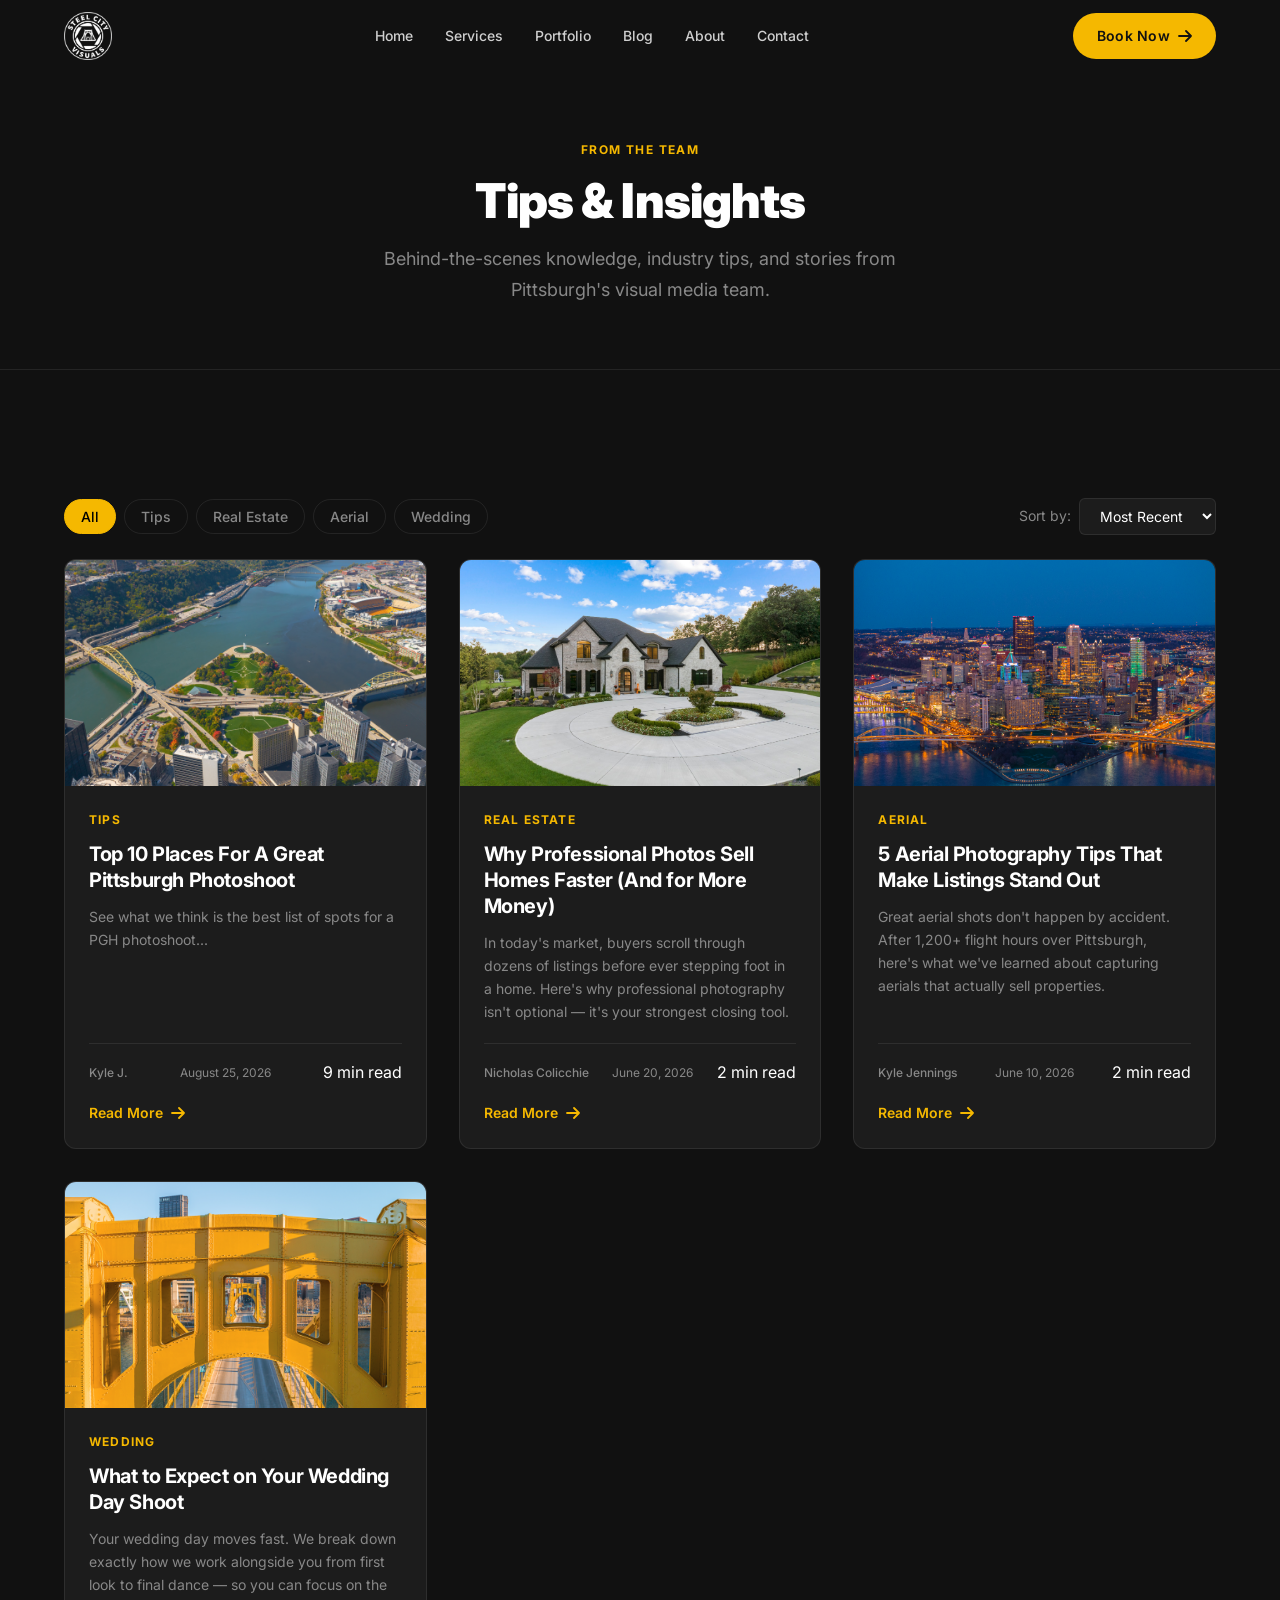
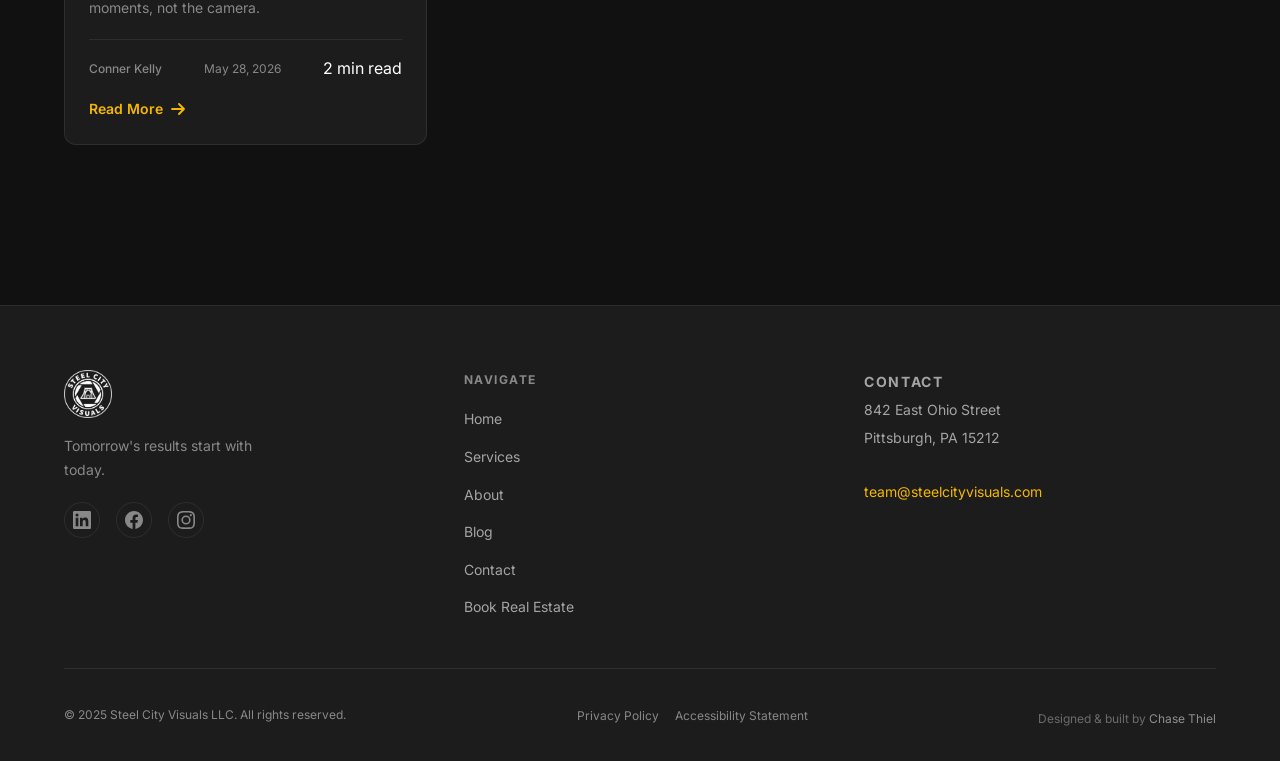
<file: blog.html>
<!DOCTYPE html>
<html lang="en">
<head>
  <meta charset="UTF-8" />
  <meta name="viewport" content="width=device-width, initial-scale=1.0" />
  <title>Blog: Steel City Visuals</title>
  <meta name="description" content="Tips, insights, and behind-the-scenes from Pittsburgh's premier visual media team." />
  <link rel="icon" type="image/png" href="assets/images/brand/favicon.png" />

  <!-- Google Fonts -->
  <link rel="preconnect" href="https://fonts.googleapis.com" />
  <link rel="preconnect" href="https://fonts.gstatic.com" crossorigin />
  <link href="https://fonts.googleapis.com/css2?family=Inter:wght@400;500;600;700;800;900&display=swap" rel="stylesheet" />

  <!-- CSS -->
  <link rel="stylesheet" href="css/variables.css" />
  <link rel="stylesheet" href="css/base.css" />
  <link rel="stylesheet" href="css/layout.css" />
  <link rel="stylesheet" href="css/blog.css" />
</head>
<body>

  <a href="#main-content" class="skip-nav">Skip to main content</a>

  <!-- ── Navigation ── -->
  <nav class="nav scrolled" id="nav">
    <div class="container">
      <div class="nav__inner">

        <a href="index.html" class="nav__logo" aria-label="Steel City Visuals">
          <img src="assets/images/brand/logo-white.png" alt="Steel City Visuals" />
        </a>

        <ul class="nav__links">
          <li><a href="index.html">Home</a></li>
          <li><a href="index.html#services">Services</a></li>
          <li><a href="portfolio.html">Portfolio</a></li>
          <li><a href="blog.html" class="nav__link--active">Blog</a></li>
          <li><a href="index.html#about">About</a></li>
          <li><a href="index.html#contact">Contact</a></li>
        </ul>

        <div class="nav__cta">
          <a href="https://portal.steelcityvisuals.com/book" target="_blank" rel="noopener" class="btn btn-primary">
            Book Now
            <svg width="14" height="14" viewBox="0 0 14 14" fill="none" aria-hidden="true">
              <path d="M1 7h12M8 2l5 5-5 5" stroke="currentColor" stroke-width="1.8" stroke-linecap="round" stroke-linejoin="round"/>
            </svg>
          </a>
        </div>

        <button class="nav__hamburger" aria-label="Toggle menu" aria-expanded="false">
          <span></span>
          <span></span>
          <span></span>
        </button>

      </div>
    </div>
  </nav>

  <!-- Mobile menu -->
  <div class="nav__mobile" role="navigation" aria-label="Mobile navigation">
    <a href="index.html">Home</a>
    <a href="index.html#services">Services</a>
    <a href="portfolio.html">Portfolio</a>
    <a href="blog.html">Blog</a>
    <a href="index.html#about">About</a>
    <a href="index.html#contact">Contact</a>
    <a href="https://portal.steelcityvisuals.com/book" target="_blank" rel="noopener" class="btn btn-primary">Book Now</a>
  </div>

  <main id="main-content">

    <!-- ── Page Hero ── -->
    <section class="blog-hero">
      <div class="container">
        <span class="blog-hero__label">From the Team</span>
        <h1 class="blog-hero__title">Tips &amp; Insights</h1>
        <p class="blog-hero__sub">Behind-the-scenes knowledge, industry tips, and stories from Pittsburgh's visual media team.</p>
      </div>
    </section>

    <!-- ── Blog Section ── -->
    <section class="section">
      <div class="container">

        <!-- Controls -->
        <div class="blog-controls">
          <div class="blog-filters" id="blog-filters" role="group" aria-label="Filter by category">
            <!-- Populated by JS -->
          </div>
          <div class="blog-sort">
            <label for="blog-sort">Sort by:</label>
            <select id="blog-sort" aria-label="Sort posts">
              <option value="newest">Most Recent</option>
              <option value="oldest">Oldest First</option>
            </select>
          </div>
        </div>

        <!-- Grid -->
        <div class="blog-grid" id="blog-grid" aria-live="polite">
          <!-- Populated by JS -->
        </div>

        <!-- Load More -->
        <div class="blog-load-more" id="blog-load-more" hidden>
          <button class="blog-load-more__btn" id="load-more-btn">
            Load More
            <svg width="14" height="14" viewBox="0 0 24 24" fill="none" aria-hidden="true">
              <path d="M12 5v14M5 12l7 7 7-7" stroke="currentColor" stroke-width="2" stroke-linecap="round" stroke-linejoin="round"/>
            </svg>
          </button>
        </div>

      </div>
    </section>

  </main>

  <!-- ── Footer ── -->
  <footer class="footer">
    <div class="container">
      <div class="footer__top">

        <div class="footer__brand">
          <img src="assets/images/brand/logo-white.png" alt="Steel City Visuals" class="footer__logo" />
          <p class="footer__tagline">Tomorrow's results start with today.</p>
          <div class="footer__socials">
            <a href="https://www.linkedin.com/company/steel-city-visuals" target="_blank" rel="noopener" aria-label="LinkedIn">
              <svg width="18" height="18" viewBox="0 0 24 24" fill="currentColor" aria-hidden="true"><path d="M20.447 20.452h-3.554v-5.569c0-1.328-.027-3.037-1.852-3.037-1.853 0-2.136 1.445-2.136 2.939v5.667H9.351V9h3.414v1.561h.046c.477-.9 1.637-1.85 3.37-1.85 3.601 0 4.267 2.37 4.267 5.455v6.286zM5.337 7.433a2.062 2.062 0 0 1-2.063-2.065 2.064 2.064 0 1 1 2.063 2.065zm1.782 13.019H3.555V9h3.564v11.452zM22.225 0H1.771C.792 0 0 .774 0 1.729v20.542C0 23.227.792 24 1.771 24h20.451C23.2 24 24 23.227 24 22.271V1.729C24 .774 23.2 0 22.222 0h.003z"/></svg>
            </a>
            <a href="https://www.facebook.com/steelcityvisuals" target="_blank" rel="noopener" aria-label="Facebook">
              <svg width="18" height="18" viewBox="0 0 24 24" fill="currentColor" aria-hidden="true"><path d="M24 12.073c0-6.627-5.373-12-12-12s-12 5.373-12 12c0 5.99 4.388 10.954 10.125 11.854v-8.385H7.078v-3.47h3.047V9.43c0-3.007 1.792-4.669 4.533-4.669 1.312 0 2.686.235 2.686.235v2.953H15.83c-1.491 0-1.956.925-1.956 1.874v2.25h3.328l-.532 3.47h-2.796v8.385C19.612 23.027 24 18.062 24 12.073z"/></svg>
            </a>
            <a href="https://www.instagram.com/steelcityvisuals" target="_blank" rel="noopener" aria-label="Instagram">
              <svg width="18" height="18" viewBox="0 0 24 24" fill="currentColor" aria-hidden="true"><path d="M12 2.163c3.204 0 3.584.012 4.85.07 3.252.148 4.771 1.691 4.919 4.919.058 1.265.069 1.645.069 4.849 0 3.205-.012 3.584-.069 4.849-.149 3.225-1.664 4.771-4.919 4.919-1.266.058-1.644.07-4.85.07-3.204 0-3.584-.012-4.849-.07-3.26-.149-4.771-1.699-4.919-4.92-.058-1.265-.07-1.644-.07-4.849 0-3.204.013-3.583.07-4.849.149-3.227 1.664-4.771 4.919-4.919 1.266-.057 1.645-.069 4.849-.069zM12 0C8.741 0 8.333.014 7.053.072 2.695.272.273 2.69.073 7.052.014 8.333 0 8.741 0 12c0 3.259.014 3.668.072 4.948.2 4.358 2.618 6.78 6.98 6.98C8.333 23.986 8.741 24 12 24c3.259 0 3.668-.014 4.948-.072 4.354-.2 6.782-2.618 6.979-6.98.059-1.28.073-1.689.073-4.948 0-3.259-.014-3.667-.072-4.947-.196-4.354-2.617-6.78-6.979-6.98C15.668.014 15.259 0 12 0zm0 5.838a6.162 6.162 0 1 0 0 12.324 6.162 6.162 0 0 0 0-12.324zM12 16a4 4 0 1 1 0-8 4 4 0 0 1 0 8zm6.406-11.845a1.44 1.44 0 1 0 0 2.881 1.44 1.44 0 0 0 0-2.881z"/></svg>
            </a>
          </div>
        </div>

        <div>
          <p class="footer__heading">Navigate</p>
          <ul class="footer__links">
            <li><a href="index.html">Home</a></li>
            <li><a href="index.html#services">Services</a></li>
            <li><a href="index.html#about">About</a></li>
            <li><a href="blog.html">Blog</a></li>
            <li><a href="index.html#contact">Contact</a></li>
            <li><a href="https://portal.steelcityvisuals.com/book" target="_blank" rel="noopener">Book Real Estate</a></li>
          </ul>
        </div>

        <div class="footer__contact">
          <p class="footer__heading">Contact</p>
          <p>842 East Ohio Street</p>
          <p>Pittsburgh, PA 15212</p>
          <br />
          <a href="mailto:team@steelcityvisuals.com">team@steelcityvisuals.com</a>
        </div>

      </div>

      <div class="footer__bottom">
        <p id="footer-copyright" style="cursor:default;">&copy; 2025 Steel City Visuals LLC. All rights reserved.</p>
        <div style="display:flex; gap: var(--space-4);">
          <a href="privacy.html">Privacy Policy</a>
          <a href="accessibility.html">Accessibility Statement</a>
        </div>
        <p style="font-size:var(--text-xs); color:rgba(255,255,255,0.35); margin-top:var(--space-2);">Designed &amp; built by <a href="https://www.thielsoftware.com" target="_blank" rel="noopener" style="color:rgba(255,255,255,0.5); text-decoration:none;">Chase Thiel</a></p>
      </div>
    </div>
  </footer>

  <!-- Back to Top -->
  <button class="back-to-top" id="back-to-top" aria-label="Back to top">
    <svg width="20" height="20" viewBox="0 0 24 24" fill="none" aria-hidden="true">
      <path d="M12 19V5M5 12l7-7 7 7" stroke="currentColor" stroke-width="2" stroke-linecap="round" stroke-linejoin="round"/>
    </svg>
  </button>

  <!-- JS -->
  <script src="js/nav.js"></script>
  <script src="js/admin-knock.js"></script>
  <script src="js/blog.js"></script>

</body>
</html>
</file>
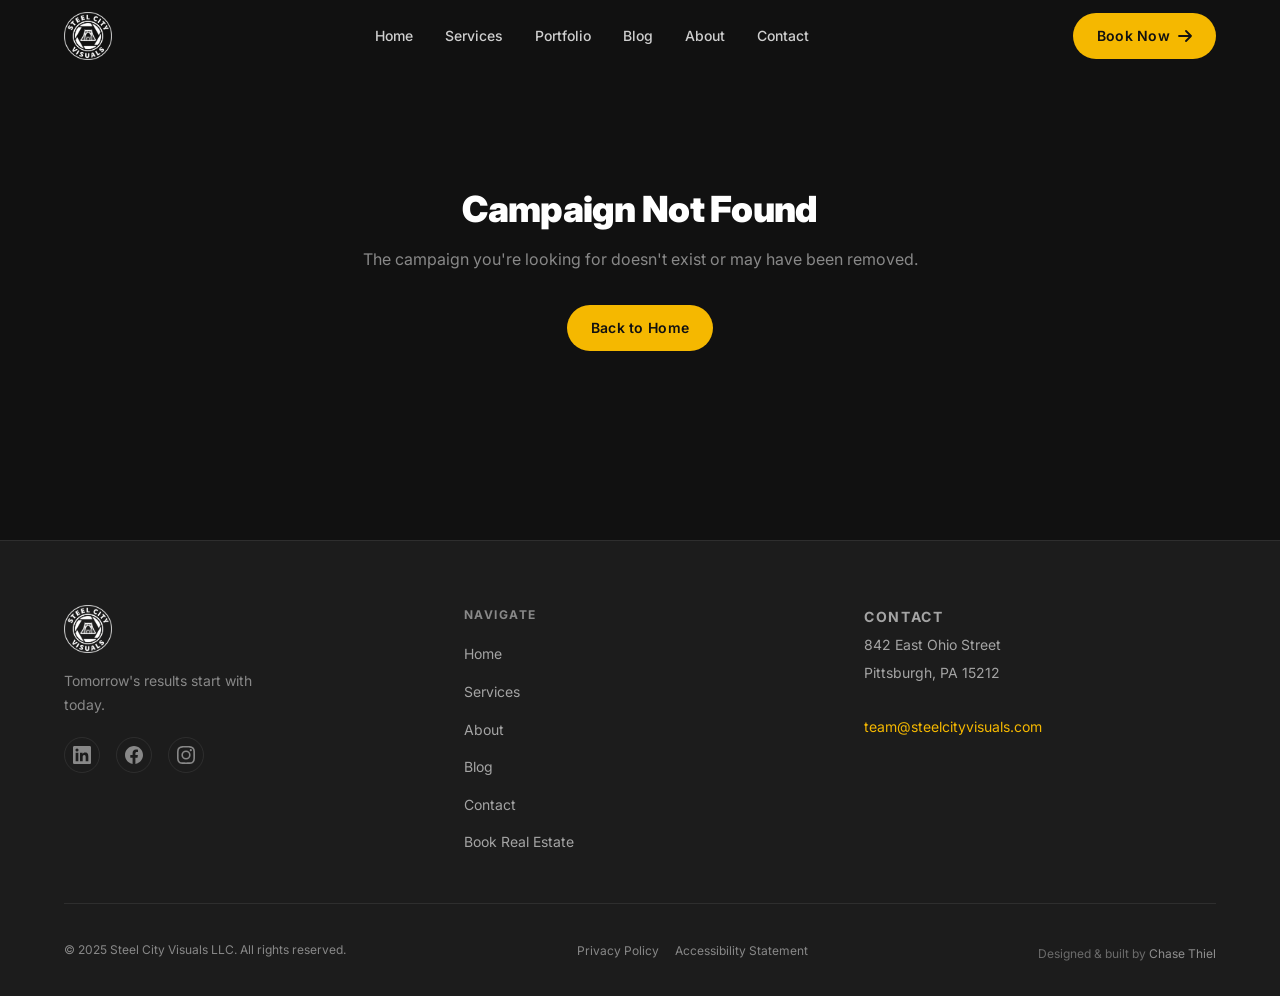
<file: campaign.html>
<!DOCTYPE html>
<html lang="en">
<head>
  <meta charset="UTF-8" />
  <meta name="viewport" content="width=device-width, initial-scale=1.0" />
  <meta name="robots" content="noindex" />
  <title>Steel City Visuals</title>
  <meta name="description" id="meta-description" content="" />
  <meta property="og:title"       id="og-title"       content="" />
  <meta property="og:description" id="og-description" content="" />
  <meta property="og:image"       id="og-image"        content="" />
  <meta property="og:url"         id="og-url"          content="" />
  <meta property="og:type" content="website" />
  <link rel="icon" type="image/png" href="assets/images/brand/favicon.png" />

  <!-- Google Fonts -->
  <link rel="preconnect" href="https://fonts.googleapis.com" />
  <link rel="preconnect" href="https://fonts.gstatic.com" crossorigin />
  <link href="https://fonts.googleapis.com/css2?family=Inter:wght@400;500;600;700;800;900&display=swap" rel="stylesheet" />

  <!-- CSS -->
  <link rel="stylesheet" href="css/variables.css" />
  <link rel="stylesheet" href="css/base.css" />
  <link rel="stylesheet" href="css/layout.css" />
  <link rel="stylesheet" href="css/components.css" />
  <link rel="stylesheet" href="css/blog.css" />
  <link rel="stylesheet" href="css/campaign.css?v=2" />
</head>
<body>

  <a href="#main-content" class="skip-nav">Skip to main content</a>

  <!-- ── Navigation ── -->
  <nav class="nav scrolled" id="nav">
    <div class="container">
      <div class="nav__inner">

        <a href="index.html" class="nav__logo" aria-label="Steel City Visuals">
          <img src="assets/images/brand/logo-white.png" alt="Steel City Visuals" />
        </a>

        <ul class="nav__links">
          <li><a href="index.html">Home</a></li>
          <li><a href="index.html#services">Services</a></li>
          <li><a href="portfolio.html">Portfolio</a></li>
          <li><a href="blog.html">Blog</a></li>
          <li><a href="index.html#about">About</a></li>
          <li><a href="index.html#contact">Contact</a></li>
        </ul>

        <div class="nav__cta">
          <a href="https://portal.steelcityvisuals.com/book" target="_blank" rel="noopener" class="btn btn-primary">
            Book Now
            <svg width="14" height="14" viewBox="0 0 14 14" fill="none" aria-hidden="true">
              <path d="M1 7h12M8 2l5 5-5 5" stroke="currentColor" stroke-width="1.8" stroke-linecap="round" stroke-linejoin="round"/>
            </svg>
          </a>
        </div>

        <button class="nav__hamburger" aria-label="Toggle menu" aria-expanded="false">
          <span></span>
          <span></span>
          <span></span>
        </button>

      </div>
    </div>
  </nav>

  <!-- Mobile menu -->
  <div class="nav__mobile" role="navigation" aria-label="Mobile navigation">
    <a href="index.html">Home</a>
    <a href="index.html#services">Services</a>
    <a href="portfolio.html">Portfolio</a>
    <a href="blog.html">Blog</a>
    <a href="index.html#about">About</a>
    <a href="index.html#contact">Contact</a>
    <a href="https://portal.steelcityvisuals.com/book" target="_blank" rel="noopener" class="btn btn-primary">Book Now</a>
  </div>

  <main id="main-content">

    <!-- Loading state -->
    <div id="campaign-loading" style="min-height:60vh; display:flex; align-items:center; justify-content:center;">
      <p style="color:var(--color-muted); font-size:var(--text-lg);">Loading…</p>
    </div>

    <!-- Not found / inactive state -->
    <div id="campaign-unavailable" hidden style="min-height:60vh; display:flex; align-items:center; justify-content:center; text-align:center; padding: var(--space-16);">
      <div>
        <h1 style="font-size:var(--text-4xl); font-weight:900; color:var(--color-text); margin-bottom:var(--space-4);">Campaign Not Found</h1>
        <p style="color:var(--color-muted); margin-bottom:var(--space-8);">The campaign you're looking for doesn't exist or may have been removed.</p>
        <a href="index.html" class="btn btn-primary">Back to Home</a>
      </div>
    </div>

    <!-- Campaign content -->
    <div id="campaign-content" hidden>

      <!-- Hero -->
      <section class="post-hero">
        <div class="post-hero__bg" id="campaign-hero-bg"></div>
        <div class="post-hero__overlay"></div>
        <div class="container post-hero__content">
          <h1 class="post-hero__title" id="campaign-title"></h1>
        </div>
      </section>

      <!-- Body -->
      <div class="container post-body-wrap">

        <div class="campaign-ended-banner" id="campaign-ended-banner" hidden>
          <strong>This campaign has ended.</strong> Interested in this offer? Send us a message below and we'll let you know when it's back.
        </div>

        <div class="post-body">
          <p id="campaign-description"></p>
        </div>

        <!-- Contact -->
        <div class="campaign-contact">
          <div class="campaign-contact__heading">
            <span class="section-label">Get In Touch</span>
            <h2 class="section-title" id="campaign-contact-heading">Ready to Get Started?</h2>
            <p class="contact__intro">Fill out the form below and we'll get back to you within one business day.</p>
          </div>

          <div class="contact__form-wrap">
            <form class="contact__form" id="campaign-contact-form" action="https://formspree.io/f/xqejzloe" method="POST">
              <input type="hidden" name="campaign-slug"    id="campaign-field-slug" value="" />
              <input type="hidden" name="campaign-name"    id="campaign-field-name" value="" />
              <input type="hidden" name="_subject"         id="campaign-field-subject" value="" />

              <div class="contact__form-row">
                <div class="contact__field">
                  <label for="campaign-first-name" class="contact__label">First Name</label>
                  <input type="text" id="campaign-first-name" name="first-name" class="contact__input" placeholder="John" required />
                </div>
                <div class="contact__field">
                  <label for="campaign-last-name" class="contact__label">Last Name</label>
                  <input type="text" id="campaign-last-name" name="last-name" class="contact__input" placeholder="Smith" required />
                </div>
              </div>

              <div class="contact__field">
                <label for="campaign-email" class="contact__label">Email</label>
                <input type="email" id="campaign-email" name="email" class="contact__input" placeholder="john@example.com" required />
              </div>

              <div class="contact__field">
                <label for="campaign-message" class="contact__label">Message</label>
                <textarea id="campaign-message" name="message" class="contact__input contact__textarea" placeholder="Tell us about your project..." rows="5"></textarea>
              </div>

              <button type="submit" class="btn btn-primary btn-lg contact__submit">
                Send Message
                <svg width="16" height="16" viewBox="0 0 14 14" fill="none" aria-hidden="true">
                  <path d="M1 7h12M8 2l5 5-5 5" stroke="currentColor" stroke-width="1.8" stroke-linecap="round" stroke-linejoin="round"/>
                </svg>
              </button>
            </form>

            <div class="contact__success" id="campaign-contact-success" hidden>
              <svg width="40" height="40" viewBox="0 0 24 24" fill="none" aria-hidden="true">
                <circle cx="12" cy="12" r="10" stroke="currentColor" stroke-width="1.8"/>
                <path d="M8 12l3 3 5-5" stroke="currentColor" stroke-width="1.8" stroke-linecap="round" stroke-linejoin="round"/>
              </svg>
              <h3>Message Sent!</h3>
              <p>Thanks for reaching out — we'll be in touch within one business day.</p>
            </div>
          </div>
        </div>

      </div>

    </div>

  </main>

  <!-- ── Footer ── -->
  <footer class="footer">
    <div class="container">
      <div class="footer__top">

        <div class="footer__brand">
          <img src="assets/images/brand/logo-white.png" alt="Steel City Visuals" class="footer__logo" />
          <p class="footer__tagline">Tomorrow's results start with today.</p>
          <div class="footer__socials">
            <a href="https://www.linkedin.com/company/steel-city-visuals" target="_blank" rel="noopener" aria-label="LinkedIn">
              <svg width="18" height="18" viewBox="0 0 24 24" fill="currentColor" aria-hidden="true"><path d="M20.447 20.452h-3.554v-5.569c0-1.328-.027-3.037-1.852-3.037-1.853 0-2.136 1.445-2.136 2.939v5.667H9.351V9h3.414v1.561h.046c.477-.9 1.637-1.85 3.37-1.85 3.601 0 4.267 2.37 4.267 5.455v6.286zM5.337 7.433a2.062 2.062 0 0 1-2.063-2.065 2.064 2.064 0 1 1 2.063 2.065zm1.782 13.019H3.555V9h3.564v11.452zM22.225 0H1.771C.792 0 0 .774 0 1.729v20.542C0 23.227.792 24 1.771 24h20.451C23.2 24 24 23.227 24 22.271V1.729C24 .774 23.2 0 22.222 0h.003z"/></svg>
            </a>
            <a href="https://www.facebook.com/steelcityvisuals" target="_blank" rel="noopener" aria-label="Facebook">
              <svg width="18" height="18" viewBox="0 0 24 24" fill="currentColor" aria-hidden="true"><path d="M24 12.073c0-6.627-5.373-12-12-12s-12 5.373-12 12c0 5.99 4.388 10.954 10.125 11.854v-8.385H7.078v-3.47h3.047V9.43c0-3.007 1.792-4.669 4.533-4.669 1.312 0 2.686.235 2.686.235v2.953H15.83c-1.491 0-1.956.925-1.956 1.874v2.25h3.328l-.532 3.47h-2.796v8.385C19.612 23.027 24 18.062 24 12.073z"/></svg>
            </a>
            <a href="https://www.instagram.com/steelcityvisuals" target="_blank" rel="noopener" aria-label="Instagram">
              <svg width="18" height="18" viewBox="0 0 24 24" fill="currentColor" aria-hidden="true"><path d="M12 2.163c3.204 0 3.584.012 4.85.07 3.252.148 4.771 1.691 4.919 4.919.058 1.265.069 1.645.069 4.849 0 3.205-.012 3.584-.069 4.849-.149 3.225-1.664 4.771-4.919 4.919-1.266.058-1.644.07-4.85.07-3.204 0-3.584-.012-4.849-.07-3.26-.149-4.771-1.699-4.919-4.92-.058-1.265-.07-1.644-.07-4.849 0-3.204.013-3.583.07-4.849.149-3.227 1.664-4.771 4.919-4.919 1.266-.057 1.645-.069 4.849-.069zM12 0C8.741 0 8.333.014 7.053.072 2.695.272.273 2.69.073 7.052.014 8.333 0 8.741 0 12c0 3.259.014 3.668.072 4.948.2 4.358 2.618 6.78 6.98 6.98C8.333 23.986 8.741 24 12 24c3.259 0 3.668-.014 4.948-.072 4.354-.2 6.782-2.618 6.979-6.98.059-1.28.073-1.689.073-4.948 0-3.259-.014-3.667-.072-4.947-.196-4.354-2.617-6.78-6.979-6.98C15.668.014 15.259 0 12 0zm0 5.838a6.162 6.162 0 1 0 0 12.324 6.162 6.162 0 0 0 0-12.324zM12 16a4 4 0 1 1 0-8 4 4 0 0 1 0 8zm6.406-11.845a1.44 1.44 0 1 0 0 2.881 1.44 1.44 0 0 0 0-2.881z"/></svg>
            </a>
          </div>
        </div>

        <div>
          <p class="footer__heading">Navigate</p>
          <ul class="footer__links">
            <li><a href="index.html">Home</a></li>
            <li><a href="index.html#services">Services</a></li>
            <li><a href="index.html#about">About</a></li>
            <li><a href="blog.html">Blog</a></li>
            <li><a href="index.html#contact">Contact</a></li>
            <li><a href="https://portal.steelcityvisuals.com/book" target="_blank" rel="noopener">Book Real Estate</a></li>
          </ul>
        </div>

        <div class="footer__contact">
          <p class="footer__heading">Contact</p>
          <p>842 East Ohio Street</p>
          <p>Pittsburgh, PA 15212</p>
          <br />
          <a href="mailto:team@steelcityvisuals.com">team@steelcityvisuals.com</a>
        </div>

      </div>

      <div class="footer__bottom">
        <p id="footer-copyright" style="cursor:default;">&copy; 2025 Steel City Visuals LLC. All rights reserved.</p>
        <div style="display:flex; gap: var(--space-4);">
          <a href="privacy.html">Privacy Policy</a>
          <a href="accessibility.html">Accessibility Statement</a>
        </div>
        <p style="font-size:var(--text-xs); color:rgba(255,255,255,0.35); margin-top:var(--space-2);">Designed &amp; built by <a href="https://www.thielsoftware.com" target="_blank" rel="noopener" style="color:rgba(255,255,255,0.5); text-decoration:none;">Chase Thiel</a></p>
      </div>
    </div>
  </footer>

  <!-- Back to Top -->
  <button class="back-to-top" id="back-to-top" aria-label="Back to top">
    <svg width="20" height="20" viewBox="0 0 24 24" fill="none" aria-hidden="true">
      <path d="M12 19V5M5 12l7-7 7 7" stroke="currentColor" stroke-width="2" stroke-linecap="round" stroke-linejoin="round"/>
    </svg>
  </button>

  <!-- JS -->
  <script src="js/nav.js"></script>
  <script src="js/admin-knock.js"></script>
  <script src="js/campaign.js?v=3"></script>

</body>
</html>
</file>
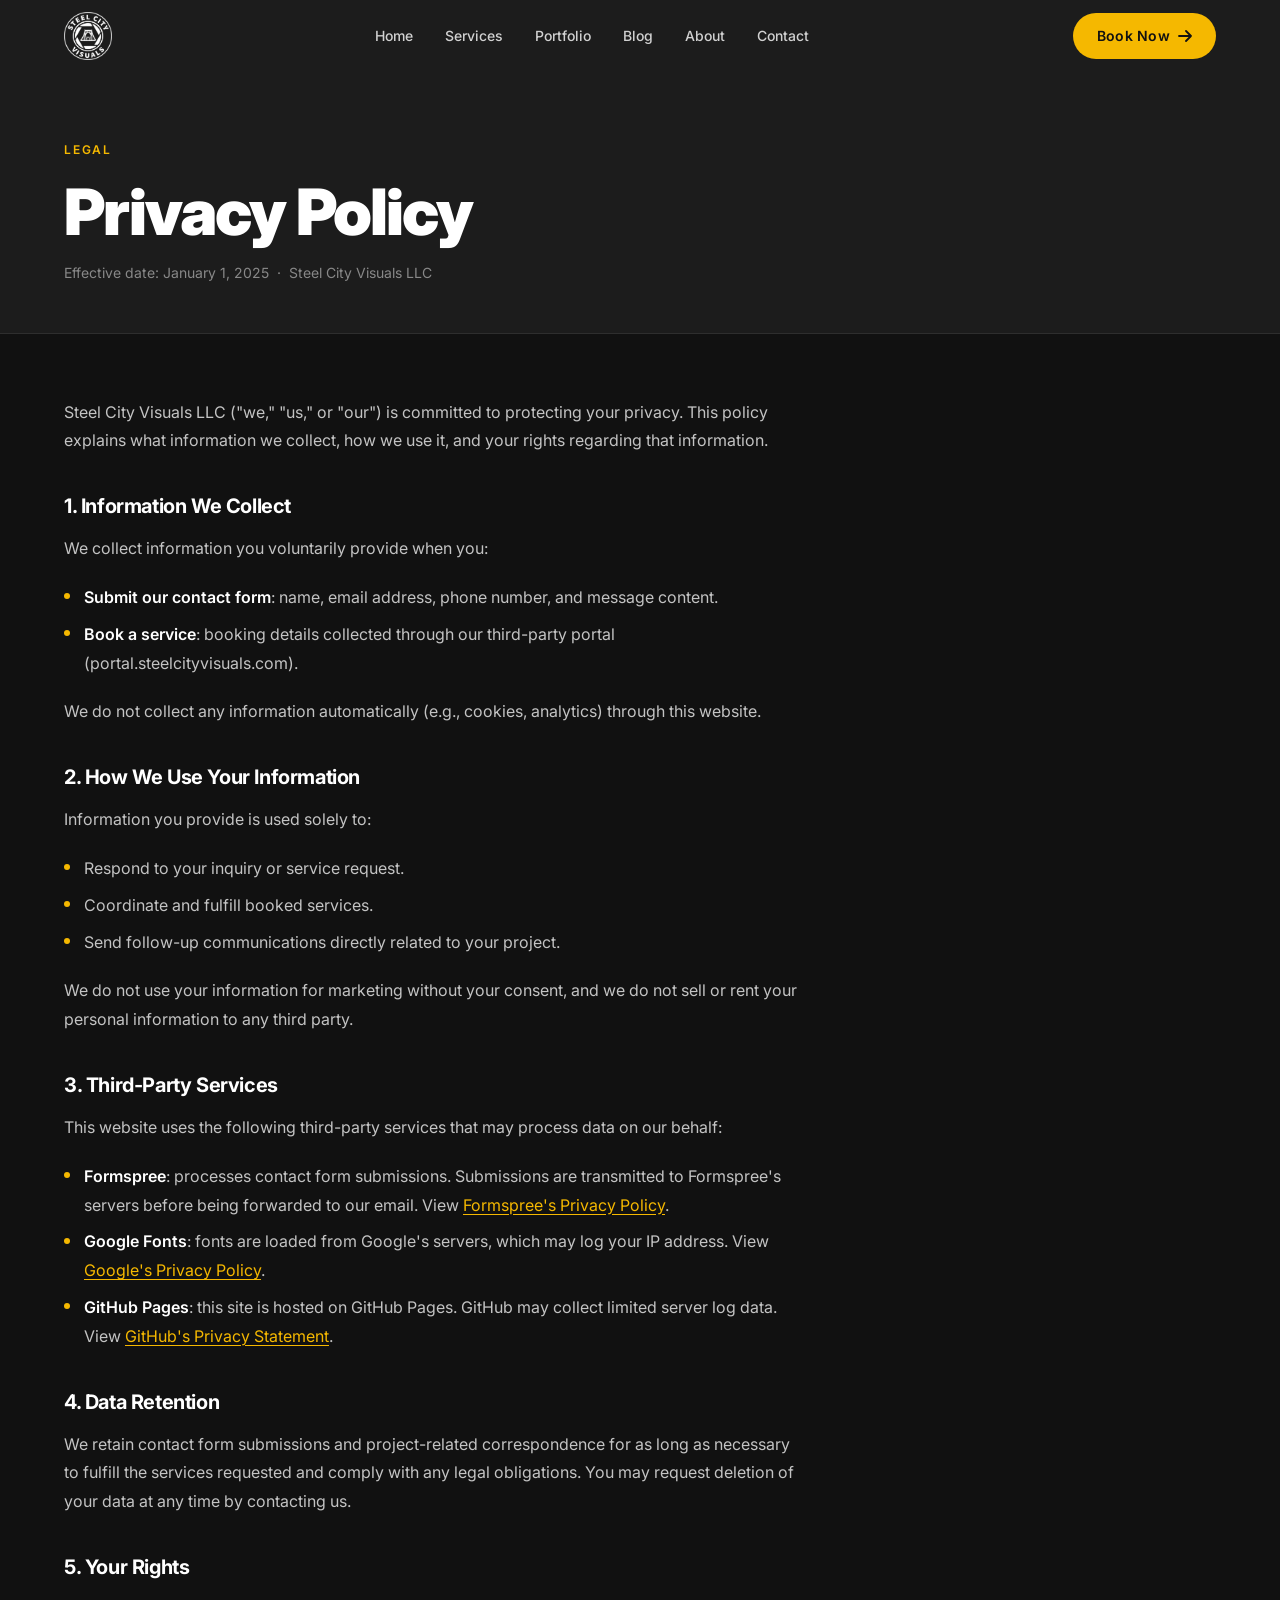
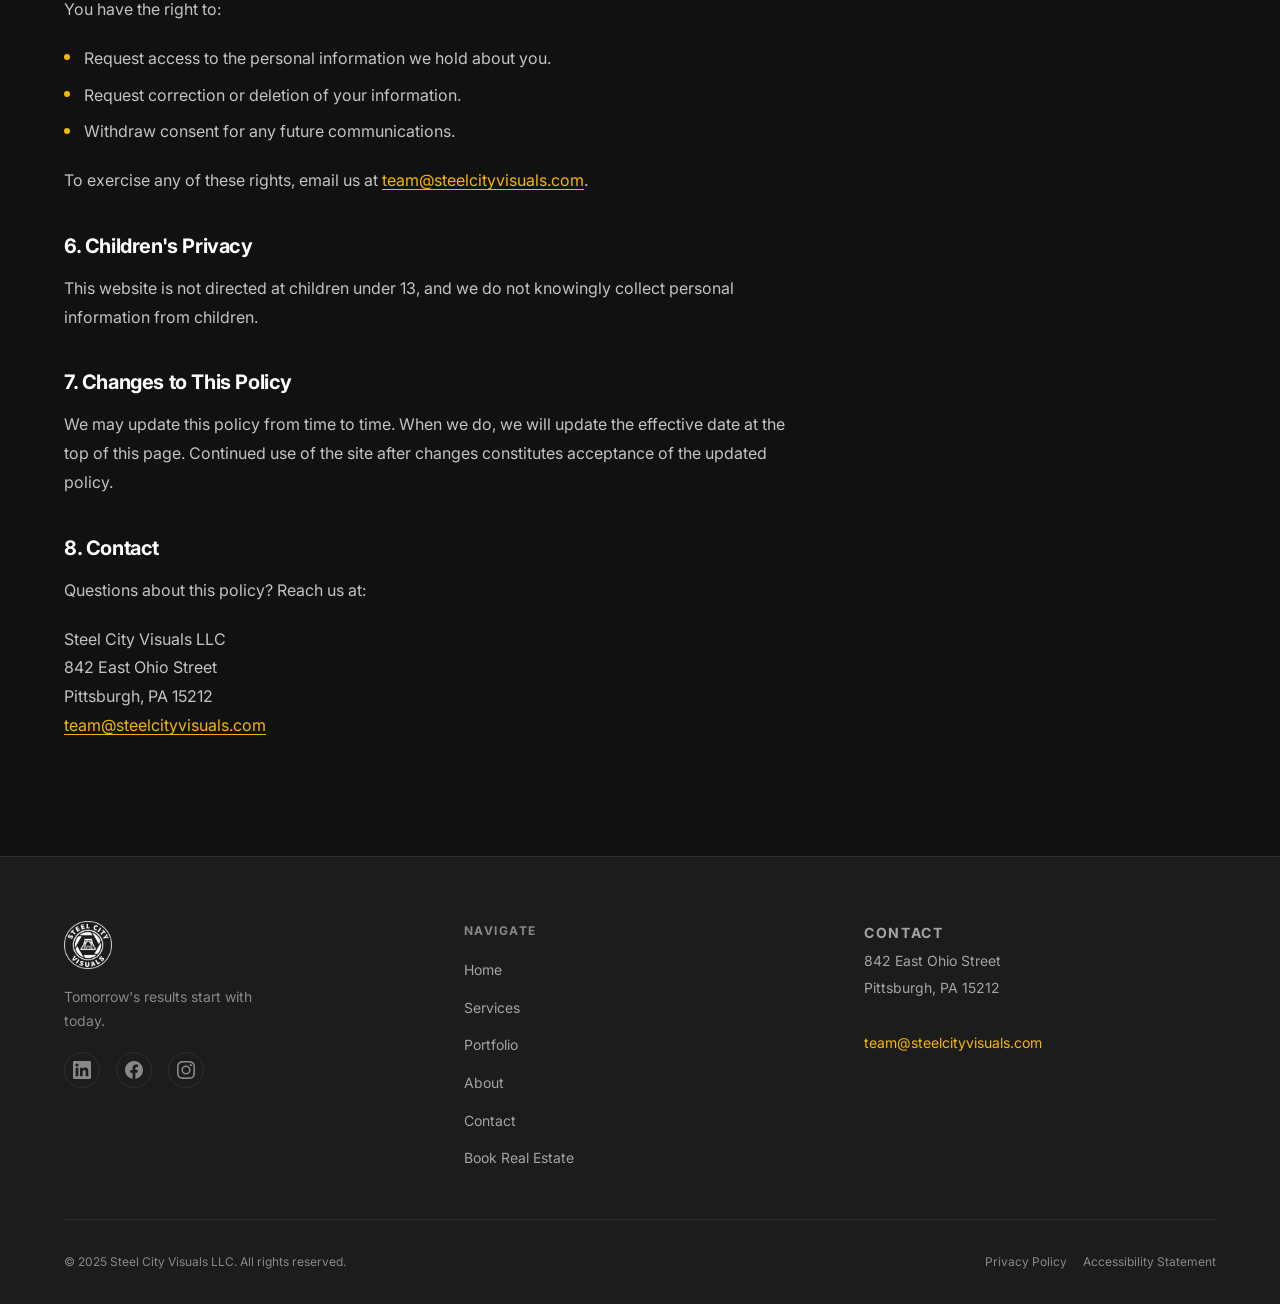
<file: privacy.html>
<!DOCTYPE html>
<html lang="en">
<head>
  <meta charset="UTF-8" />
  <meta name="viewport" content="width=device-width, initial-scale=1.0" />
  <title>Privacy Policy: Steel City Visuals</title>
  <meta name="description" content="Steel City Visuals privacy policy: how we collect, use, and protect your information." />
  <link rel="icon" type="image/png" href="assets/images/brand/favicon.png" />

  <!-- Google Fonts -->
  <link rel="preconnect" href="https://fonts.googleapis.com" />
  <link rel="preconnect" href="https://fonts.gstatic.com" crossorigin />
  <link href="https://fonts.googleapis.com/css2?family=Inter:wght@400;500;600;700;800;900&display=swap" rel="stylesheet" />

  <!-- CSS -->
  <link rel="stylesheet" href="css/variables.css" />
  <link rel="stylesheet" href="css/base.css" />
  <link rel="stylesheet" href="css/layout.css" />
  <link rel="stylesheet" href="css/legal.css" />
</head>
<body>

  <a href="#main-content" class="skip-nav">Skip to main content</a>

  <!-- ── Navigation ── -->
  <nav class="nav scrolled" id="nav">
    <div class="container">
      <div class="nav__inner">

        <a href="index.html" class="nav__logo" aria-label="Steel City Visuals">
          <img src="assets/images/brand/logo-white.png" alt="Steel City Visuals" />
        </a>

        <ul class="nav__links">
          <li><a href="index.html">Home</a></li>
          <li><a href="index.html#services">Services</a></li>
          <li><a href="portfolio.html">Portfolio</a></li>
          <li><a href="blog.html">Blog</a></li>
          <li><a href="index.html#about">About</a></li>
          <li><a href="index.html#contact">Contact</a></li>
        </ul>

        <div class="nav__cta">
          <a href="https://portal.steelcityvisuals.com/book" target="_blank" rel="noopener" class="btn btn-primary">
            Book Now
            <svg width="14" height="14" viewBox="0 0 14 14" fill="none" aria-hidden="true">
              <path d="M1 7h12M8 2l5 5-5 5" stroke="currentColor" stroke-width="1.8" stroke-linecap="round" stroke-linejoin="round"/>
            </svg>
          </a>
        </div>

        <button class="nav__hamburger" aria-label="Toggle menu" aria-expanded="false">
          <span></span>
          <span></span>
          <span></span>
        </button>

      </div>
    </div>
  </nav>

  <!-- Mobile menu -->
  <div class="nav__mobile" role="navigation" aria-label="Mobile navigation">
    <a href="index.html">Home</a>
    <a href="index.html#services">Services</a>
    <a href="portfolio.html">Portfolio</a>
    <a href="blog.html">Blog</a>
    <a href="index.html#about">About</a>
    <a href="index.html#contact">Contact</a>
    <a href="https://portal.steelcityvisuals.com/book" target="_blank" rel="noopener" class="btn btn-primary">Book Now</a>
  </div>

  <main id="main-content">
    <section class="legal-hero">
      <div class="container">
        <span class="section-label">Legal</span>
        <h1 class="legal-hero__title">Privacy Policy</h1>
        <p class="legal-hero__meta">Effective date: January 1, 2025 &nbsp;·&nbsp; Steel City Visuals LLC</p>
      </div>
    </section>

    <section class="legal-body">
      <div class="container">
        <div class="legal-content">

          <p>Steel City Visuals LLC ("we," "us," or "our") is committed to protecting your privacy. This policy explains what information we collect, how we use it, and your rights regarding that information.</p>

          <h2>1. Information We Collect</h2>
          <p>We collect information you voluntarily provide when you:</p>
          <ul>
            <li><strong>Submit our contact form</strong>: name, email address, phone number, and message content.</li>
            <li><strong>Book a service</strong>: booking details collected through our third-party portal (portal.steelcityvisuals.com).</li>
          </ul>
          <p>We do not collect any information automatically (e.g., cookies, analytics) through this website.</p>

          <h2>2. How We Use Your Information</h2>
          <p>Information you provide is used solely to:</p>
          <ul>
            <li>Respond to your inquiry or service request.</li>
            <li>Coordinate and fulfill booked services.</li>
            <li>Send follow-up communications directly related to your project.</li>
          </ul>
          <p>We do not use your information for marketing without your consent, and we do not sell or rent your personal information to any third party.</p>

          <h2>3. Third-Party Services</h2>
          <p>This website uses the following third-party services that may process data on our behalf:</p>
          <ul>
            <li><strong>Formspree</strong>: processes contact form submissions. Submissions are transmitted to Formspree's servers before being forwarded to our email. View <a href="https://formspree.io/legal/privacy-policy" target="_blank" rel="noopener">Formspree's Privacy Policy</a>.</li>
            <li><strong>Google Fonts</strong>: fonts are loaded from Google's servers, which may log your IP address. View <a href="https://policies.google.com/privacy" target="_blank" rel="noopener">Google's Privacy Policy</a>.</li>
            <li><strong>GitHub Pages</strong>: this site is hosted on GitHub Pages. GitHub may collect limited server log data. View <a href="https://docs.github.com/en/site-policy/privacy-policies/github-general-privacy-statement" target="_blank" rel="noopener">GitHub's Privacy Statement</a>.</li>
          </ul>

          <h2>4. Data Retention</h2>
          <p>We retain contact form submissions and project-related correspondence for as long as necessary to fulfill the services requested and comply with any legal obligations. You may request deletion of your data at any time by contacting us.</p>

          <h2>5. Your Rights</h2>
          <p>You have the right to:</p>
          <ul>
            <li>Request access to the personal information we hold about you.</li>
            <li>Request correction or deletion of your information.</li>
            <li>Withdraw consent for any future communications.</li>
          </ul>
          <p>To exercise any of these rights, email us at <a href="mailto:team@steelcityvisuals.com">team@steelcityvisuals.com</a>.</p>

          <h2>6. Children's Privacy</h2>
          <p>This website is not directed at children under 13, and we do not knowingly collect personal information from children.</p>

          <h2>7. Changes to This Policy</h2>
          <p>We may update this policy from time to time. When we do, we will update the effective date at the top of this page. Continued use of the site after changes constitutes acceptance of the updated policy.</p>

          <h2>8. Contact</h2>
          <p>Questions about this policy? Reach us at:</p>
          <p>
            Steel City Visuals LLC<br />
            842 East Ohio Street<br />
            Pittsburgh, PA 15212<br />
            <a href="mailto:team@steelcityvisuals.com">team@steelcityvisuals.com</a>
          </p>

        </div>
      </div>
    </section>
  </main>

  <!-- ── Footer ── -->
  <footer class="footer">
    <div class="container">
      <div class="footer__top">

        <div class="footer__brand">
          <img src="assets/images/brand/logo-white.png" alt="Steel City Visuals" class="footer__logo" />
          <p class="footer__tagline">Tomorrow's results start with today.</p>
          <div class="footer__socials">
            <a href="https://www.linkedin.com/company/steel-city-visuals" target="_blank" rel="noopener" aria-label="LinkedIn">
              <svg width="18" height="18" viewBox="0 0 24 24" fill="currentColor" aria-hidden="true"><path d="M20.447 20.452h-3.554v-5.569c0-1.328-.027-3.037-1.852-3.037-1.853 0-2.136 1.445-2.136 2.939v5.667H9.351V9h3.414v1.561h.046c.477-.9 1.637-1.85 3.37-1.85 3.601 0 4.267 2.37 4.267 5.455v6.286zM5.337 7.433a2.062 2.062 0 0 1-2.063-2.065 2.064 2.064 0 1 1 2.063 2.065zm1.782 13.019H3.555V9h3.564v11.452zM22.225 0H1.771C.792 0 0 .774 0 1.729v20.542C0 23.227.792 24 1.771 24h20.451C23.2 24 24 23.227 24 22.271V1.729C24 .774 23.2 0 22.222 0h.003z"/></svg>
            </a>
            <a href="https://www.facebook.com/steelcityvisuals" target="_blank" rel="noopener" aria-label="Facebook">
              <svg width="18" height="18" viewBox="0 0 24 24" fill="currentColor" aria-hidden="true"><path d="M24 12.073c0-6.627-5.373-12-12-12s-12 5.373-12 12c0 5.99 4.388 10.954 10.125 11.854v-8.385H7.078v-3.47h3.047V9.43c0-3.007 1.792-4.669 4.533-4.669 1.312 0 2.686.235 2.686.235v2.953H15.83c-1.491 0-1.956.925-1.956 1.874v2.25h3.328l-.532 3.47h-2.796v8.385C19.612 23.027 24 18.062 24 12.073z"/></svg>
            </a>
            <a href="https://www.instagram.com/steelcityvisuals" target="_blank" rel="noopener" aria-label="Instagram">
              <svg width="18" height="18" viewBox="0 0 24 24" fill="currentColor" aria-hidden="true"><path d="M12 2.163c3.204 0 3.584.012 4.85.07 3.252.148 4.771 1.691 4.919 4.919.058 1.265.069 1.645.069 4.849 0 3.205-.012 3.584-.069 4.849-.149 3.225-1.664 4.771-4.919 4.919-1.266.058-1.644.07-4.85.07-3.204 0-3.584-.012-4.849-.07-3.26-.149-4.771-1.699-4.919-4.92-.058-1.265-.07-1.644-.07-4.849 0-3.204.013-3.583.07-4.849.149-3.227 1.664-4.771 4.919-4.919 1.266-.057 1.645-.069 4.849-.069zM12 0C8.741 0 8.333.014 7.053.072 2.695.272.273 2.69.073 7.052.014 8.333 0 8.741 0 12c0 3.259.014 3.668.072 4.948.2 4.358 2.618 6.78 6.98 6.98C8.333 23.986 8.741 24 12 24c3.259 0 3.668-.014 4.948-.072 4.354-.2 6.782-2.618 6.979-6.98.059-1.28.073-1.689.073-4.948 0-3.259-.014-3.667-.072-4.947-.196-4.354-2.617-6.78-6.979-6.98C15.668.014 15.259 0 12 0zm0 5.838a6.162 6.162 0 1 0 0 12.324 6.162 6.162 0 0 0 0-12.324zM12 16a4 4 0 1 1 0-8 4 4 0 0 1 0 8zm6.406-11.845a1.44 1.44 0 1 0 0 2.881 1.44 1.44 0 0 0 0-2.881z"/></svg>
            </a>
          </div>
        </div>

        <div>
          <p class="footer__heading">Navigate</p>
          <ul class="footer__links">
            <li><a href="index.html">Home</a></li>
            <li><a href="index.html#services">Services</a></li>
            <li><a href="portfolio.html">Portfolio</a></li>
            <li><a href="index.html#about">About</a></li>
            <li><a href="index.html#contact">Contact</a></li>
            <li><a href="https://portal.steelcityvisuals.com/book" target="_blank" rel="noopener">Book Real Estate</a></li>
          </ul>
        </div>

        <div class="footer__contact">
          <p class="footer__heading">Contact</p>
          <p>842 East Ohio Street</p>
          <p>Pittsburgh, PA 15212</p>
          <br />
          <a href="mailto:team@steelcityvisuals.com">team@steelcityvisuals.com</a>
        </div>

      </div>

      <div class="footer__bottom">
        <p id="footer-copyright" style="cursor:default;">&copy; 2025 Steel City Visuals LLC. All rights reserved.</p>
        <div style="display:flex; gap: var(--space-4);">
          <a href="privacy.html">Privacy Policy</a>
          <a href="accessibility.html">Accessibility Statement</a>
        </div>
      </div>
    </div>
  </footer>

  <!-- Back to Top -->
  <button class="back-to-top" id="back-to-top" aria-label="Back to top">
    <svg width="20" height="20" viewBox="0 0 24 24" fill="none" aria-hidden="true">
      <path d="M12 19V5M5 12l7-7 7 7" stroke="currentColor" stroke-width="2" stroke-linecap="round" stroke-linejoin="round"/>
    </svg>
  </button>

  <!-- JS -->
  <script src="js/nav.js"></script>
  <script src="js/admin-knock.js"></script>

</body>
</html>
</file>
<file: css/variables.css>
:root {
  /* Colors */
  --color-bg:         #111111;
  --color-surface:    #1c1c1c;
  --color-surface-alt:#242424;
  --color-accent:     #F5B800;
  --color-accent-dark:#c99700;
  --color-text:       #ffffff;
  --color-muted:      #888888;
  --color-border:     rgba(255, 255, 255, 0.08);

  /* Typography */
  --font-sans: 'Inter', system-ui, -apple-system, sans-serif;
  --font-display: 'Inter', system-ui, -apple-system, sans-serif;

  /* Font sizes */
  --text-xs:   0.75rem;
  --text-sm:   0.875rem;
  --text-base: 1rem;
  --text-lg:   1.125rem;
  --text-xl:   1.25rem;
  --text-2xl:  1.5rem;
  --text-3xl:  1.875rem;
  --text-4xl:  2.25rem;
  --text-5xl:  3rem;
  --text-6xl:  3.75rem;

  /* Spacing */
  --space-1:  0.25rem;
  --space-2:  0.5rem;
  --space-3:  0.75rem;
  --space-4:  1rem;
  --space-5:  1.25rem;
  --space-6:  1.5rem;
  --space-8:  2rem;
  --space-10: 2.5rem;
  --space-12: 3rem;
  --space-16: 4rem;
  --space-20: 5rem;
  --space-24: 6rem;

  /* Layout */
  --max-width: 1200px;
  --nav-height: 72px;

  /* Borders */
  --radius-sm:  6px;
  --radius-md:  12px;
  --radius-lg:  20px;
  --radius-full: 9999px;

  /* Transitions */
  --transition-fast: 150ms ease;
  --transition-base: 250ms ease;
  --transition-slow: 400ms ease;

  /* Shadows */
  --shadow-sm: 0 1px 3px rgba(0, 0, 0, 0.4);
  --shadow-md: 0 4px 16px rgba(0, 0, 0, 0.5);
  --shadow-lg: 0 8px 32px rgba(0, 0, 0, 0.6);
}
</file>
<file: css/base.css>
/* ── Reset ── */
*, *::before, *::after {
  box-sizing: border-box;
  margin: 0;
  padding: 0;
}

[hidden] { display: none !important; }

/* ── Skip Navigation ── */
.skip-nav {
  position: absolute;
  top: -100%;
  left: var(--space-4);
  background: var(--color-accent);
  color: #111111;
  padding: var(--space-3) var(--space-6);
  border-radius: var(--radius-md);
  font-weight: 700;
  font-size: var(--text-sm);
  z-index: 9999;
  transition: top 0.2s ease;
}

.skip-nav:focus {
  top: var(--space-4);
}

html {
  scroll-behavior: smooth;
  font-size: 16px;
}

body {
  font-family: var(--font-sans);
  background-color: var(--color-bg);
  color: var(--color-text);
  line-height: 1.6;
  -webkit-font-smoothing: antialiased;
  -moz-osx-font-smoothing: grayscale;
  overflow-x: hidden;
}

img {
  display: block;
  max-width: 100%;
}

a {
  color: inherit;
  text-decoration: none;
}

ul, ol {
  list-style: none;
}

button {
  font-family: inherit;
  cursor: pointer;
  border: none;
  background: none;
}

/* ── Typography ── */
h1, h2, h3, h4 {
  line-height: 1.15;
  font-weight: 700;
  letter-spacing: -0.02em;
}

h1 { font-size: var(--text-5xl); }
h2 { font-size: var(--text-4xl); }
h3 { font-size: var(--text-2xl); }
h4 { font-size: var(--text-xl); }

p {
  color: var(--color-muted);
  line-height: 1.7;
}

/* ── Utility ── */
.container {
  width: 100%;
  max-width: var(--max-width);
  margin: 0 auto;
  padding: 0 var(--space-6);
}

.section {
  padding: var(--space-24) 0;
}

.section-label {
  display: inline-block;
  font-size: var(--text-xs);
  font-weight: 600;
  letter-spacing: 0.15em;
  text-transform: uppercase;
  color: var(--color-accent);
  margin-bottom: var(--space-4);
}

.section-title {
  font-size: var(--text-4xl);
  color: var(--color-text);
  margin-bottom: var(--space-4);
}

.section-subtitle {
  font-size: var(--text-lg);
  color: var(--color-muted);
  max-width: 560px;
}

/* ── Buttons ── */
.btn {
  display: inline-flex;
  align-items: center;
  gap: var(--space-2);
  padding: var(--space-3) var(--space-6);
  border-radius: var(--radius-full);
  font-size: var(--text-sm);
  font-weight: 600;
  letter-spacing: 0.02em;
  transition: all var(--transition-base);
  white-space: nowrap;
}

.btn-primary {
  background-color: var(--color-accent);
  color: #111111;
}

.btn-primary:hover {
  background-color: var(--color-accent-dark);
  transform: translateY(-1px);
  box-shadow: 0 6px 20px rgba(245, 184, 0, 0.35);
}

.btn-outline {
  border: 1.5px solid rgba(255, 255, 255, 0.25);
  color: var(--color-text);
}

.btn-outline:hover {
  border-color: var(--color-accent);
  color: var(--color-accent);
  transform: translateY(-1px);
}

/* ── Scroll animation base ── */
.reveal {
  opacity: 0;
  transform: translateY(28px);
  transition: opacity 0.6s ease, transform 0.6s ease;
}

.reveal.visible {
  opacity: 1;
  transform: translateY(0);
}

.reveal-delay-1 { transition-delay: 0.1s; }
.reveal-delay-2 { transition-delay: 0.2s; }
.reveal-delay-3 { transition-delay: 0.3s; }
.reveal-delay-4 { transition-delay: 0.4s; }

/* ── Mobile typography scale ── */
@media (max-width: 768px) {
  h1 { font-size: var(--text-4xl); }
  h2 { font-size: var(--text-3xl); }
  h3 { font-size: var(--text-xl); }

  .section {
    padding: var(--space-16) 0;
  }

  .section-title {
    font-size: var(--text-3xl);
  }
}
</file>
<file: css/layout.css>
/* ── Navigation ── */
.nav {
  position: fixed;
  top: 0;
  left: 0;
  right: 0;
  z-index: 100;
  height: var(--nav-height);
  display: flex;
  align-items: center;
  transition: background var(--transition-base), backdrop-filter var(--transition-base), box-shadow var(--transition-base);
}

.nav.scrolled {
  background: rgba(17, 17, 17, 0.88);
  backdrop-filter: blur(16px);
  -webkit-backdrop-filter: blur(16px);
  box-shadow: 0 1px 0 var(--color-border);
}

.nav__inner {
  display: flex;
  align-items: center;
  justify-content: space-between;
  width: 100%;
}

.nav__logo {
  display: flex;
  align-items: center;
  flex-shrink: 0;
}

.nav__logo img {
  height: 48px;
  width: auto;
}

.nav__links {
  display: flex;
  align-items: center;
  gap: var(--space-8);
}

.nav__links a {
  font-size: var(--text-sm);
  font-weight: 500;
  color: rgba(255, 255, 255, 0.8);
  transition: color var(--transition-fast);
  position: relative;
}

.nav__links a::after {
  content: '';
  position: absolute;
  bottom: -3px;
  left: 0;
  width: 0;
  height: 1.5px;
  background: var(--color-accent);
  transition: width var(--transition-base);
}

.nav__links a:hover {
  color: var(--color-text);
}

.nav__links a:hover::after {
  width: 100%;
}

.nav__cta {
  display: flex;
  align-items: center;
  gap: var(--space-4);
}

/* Hamburger */
.nav__hamburger {
  display: none;
  flex-direction: column;
  gap: 5px;
  padding: var(--space-2);
  cursor: pointer;
}

.nav__hamburger span {
  display: block;
  width: 24px;
  height: 2px;
  background: var(--color-text);
  border-radius: 2px;
  transition: all var(--transition-base);
}

.nav__hamburger.open span:nth-child(1) {
  transform: translateY(7px) rotate(45deg);
}
.nav__hamburger.open span:nth-child(2) {
  opacity: 0;
}
.nav__hamburger.open span:nth-child(3) {
  transform: translateY(-7px) rotate(-45deg);
}

/* Mobile menu */
.nav__mobile {
  display: none;
  position: fixed;
  top: var(--nav-height);
  left: 0;
  right: 0;
  background: rgba(17, 17, 17, 0.97);
  backdrop-filter: blur(20px);
  -webkit-backdrop-filter: blur(20px);
  padding: var(--space-8) var(--space-6);
  flex-direction: column;
  gap: var(--space-6);
  border-top: 1px solid var(--color-border);
  z-index: 99;
}

.nav__mobile.open {
  display: flex;
}

.nav__mobile a {
  font-size: var(--text-xl);
  font-weight: 600;
  color: var(--color-text);
  padding: var(--space-2) 0;
  border-bottom: 1px solid var(--color-border);
  transition: color var(--transition-fast);
}

.nav__mobile a:hover {
  color: var(--color-accent);
}

.nav__mobile .btn {
  width: 100%;
  justify-content: center;
  margin-top: var(--space-2);
}

/* ── Footer ── */
.footer {
  background: var(--color-surface);
  border-top: 1px solid var(--color-border);
  padding: var(--space-16) 0 var(--space-8);
}

.footer__top {
  display: grid;
  grid-template-columns: 1fr 1fr 1fr;
  gap: var(--space-12);
  padding-bottom: var(--space-12);
  border-bottom: 1px solid var(--color-border);
  margin-bottom: var(--space-8);
}

.footer__brand .footer__logo {
  height: 48px;
  margin-bottom: var(--space-4);
}

.footer__tagline {
  font-size: var(--text-sm);
  color: var(--color-muted);
  max-width: 220px;
}

.footer__heading {
  font-size: var(--text-xs);
  font-weight: 700;
  letter-spacing: 0.12em;
  text-transform: uppercase;
  color: var(--color-muted);
  margin-bottom: var(--space-4);
}

.footer__links {
  display: flex;
  flex-direction: column;
  gap: var(--space-3);
}

.footer__links a {
  font-size: var(--text-sm);
  color: rgba(255,255,255,0.6);
  transition: color var(--transition-fast);
}

.footer__links a:hover {
  color: var(--color-accent);
}

.footer__contact p {
  font-size: var(--text-sm);
  color: rgba(255,255,255,0.6);
  margin-bottom: var(--space-1);
}

.footer__contact a {
  font-size: var(--text-sm);
  color: var(--color-accent);
}

.footer__socials {
  display: flex;
  gap: var(--space-4);
  margin-top: var(--space-5);
}

.footer__socials a {
  width: 36px;
  height: 36px;
  border-radius: var(--radius-full);
  border: 1px solid var(--color-border);
  display: flex;
  align-items: center;
  justify-content: center;
  color: var(--color-muted);
  font-size: var(--text-sm);
  transition: all var(--transition-fast);
}

.footer__socials a:hover {
  border-color: var(--color-accent);
  color: var(--color-accent);
}

.footer__bottom {
  display: flex;
  align-items: center;
  justify-content: space-between;
  font-size: var(--text-xs);
  color: var(--color-muted);
}

/* ── Nav responsive ── */
@media (max-width: 768px) {
  .nav__links,
  .nav__cta {
    display: none;
  }

  .nav__hamburger {
    display: flex;
  }

  .footer__top {
    grid-template-columns: 1fr;
    gap: var(--space-8);
  }

  .footer__bottom {
    flex-direction: column;
    gap: var(--space-2);
    text-align: center;
  }
}

/* ── Back to Top ── */
.back-to-top {
  position: fixed;
  bottom: var(--space-8);
  right: var(--space-8);
  width: 44px;
  height: 44px;
  border-radius: 50%;
  background: var(--color-accent);
  color: #111111;
  display: flex;
  align-items: center;
  justify-content: center;
  cursor: pointer;
  border: none;
  opacity: 0;
  pointer-events: none;
  transform: translateY(12px);
  transition: opacity 0.3s ease, transform 0.3s ease;
  z-index: 50;
}

.back-to-top.visible {
  opacity: 1;
  pointer-events: auto;
  transform: translateY(0);
}

.back-to-top:hover {
  background: var(--color-accent-dark);
}
</file>
<file: css/components.css>
/* ================================================================
   COMPONENTS — added section by section
   ================================================================ */

/* ── Hero ── */
.hero {
  position: relative;
  min-height: 100vh;
  display: flex;
  align-items: center;
  overflow: hidden;
}

/* Background image — swap url() when hero-bg.jpg is added */
.hero__bg {
  position: absolute;
  inset: 0;
  background-color: #1a1f2e;
  /* fallback until image is added */
  background-size: cover;
  background-position: center 40%;
  background-repeat: no-repeat;
  transform: scale(1.05);
  transition: transform 0.1s linear;
  will-change: transform;
}

/* Dark gradient overlay — bottom-heavy so text is always readable */
.hero__overlay {
  position: absolute;
  inset: 0;
  background: linear-gradient(to bottom,
      rgba(0, 0, 0, 0.35) 0%,
      rgba(0, 0, 0, 0.55) 50%,
      rgba(0, 0, 0, 0.75) 100%);
}

.hero__content {
  position: relative;
  z-index: 2;
  padding-top: calc(var(--nav-height) + var(--space-16));
  padding-bottom: var(--space-24);
  max-width: 780px;
}

/* Trust badges row */
.hero__badges {
  display: flex;
  align-items: center;
  gap: var(--space-3);
  margin-bottom: var(--space-6);
  flex-wrap: wrap;
}

.hero__badge {
  font-size: var(--text-xs);
  font-weight: 600;
  letter-spacing: 0.1em;
  text-transform: uppercase;
  color: var(--color-accent);
}

.hero__badge-dot {
  width: 4px;
  height: 4px;
  border-radius: 50%;
  background: rgba(255, 255, 255, 0.35);
  flex-shrink: 0;
}

/* Headline */
.hero__headline {
  font-size: clamp(2.5rem, 6vw, 4.5rem);
  font-weight: 900;
  line-height: 1.08;
  letter-spacing: -0.03em;
  color: var(--color-text);
  margin-bottom: var(--space-6);
}

.hero__headline-accent {
  color: var(--color-accent);
}

/* Subheadline */
.hero__sub {
  font-size: var(--text-lg);
  color: rgba(255, 255, 255, 0.75);
  line-height: 1.65;
  margin-bottom: var(--space-10);
  max-width: 600px;
}

/* CTAs */
.hero__ctas {
  display: flex;
  gap: var(--space-4);
  flex-wrap: wrap;
}

.btn-lg {
  padding: var(--space-4) var(--space-8);
  font-size: var(--text-base);
}

/* Scroll indicator */
.hero__scroll {
  position: absolute;
  bottom: var(--space-8);
  left: 50%;
  transform: translateX(-50%);
  z-index: 2;
}

.hero__scroll span {
  display: block;
  width: 22px;
  height: 36px;
  border: 2px solid rgba(255, 255, 255, 0.35);
  border-radius: 12px;
  position: relative;
}

.hero__scroll span::before {
  content: '';
  position: absolute;
  top: 5px;
  left: 50%;
  transform: translateX(-50%);
  width: 3px;
  height: 7px;
  background: var(--color-accent);
  border-radius: 2px;
  animation: scroll-dot 1.8s ease infinite;
}

@keyframes scroll-dot {
  0% {
    opacity: 1;
    transform: translateX(-50%) translateY(0);
  }

  80% {
    opacity: 0;
    transform: translateX(-50%) translateY(12px);
  }

  100% {
    opacity: 0;
    transform: translateX(-50%) translateY(0);
  }
}

/* ── Trust Strip ── */
.trust {
  background: var(--color-surface);
  border-top: 1px solid var(--color-border);
  border-bottom: 1px solid var(--color-border);
  padding: var(--space-6) 0;
  overflow: hidden;
}

.trust__label {
  text-align: center;
  font-size: var(--text-xs);
  font-weight: 600;
  letter-spacing: 0.12em;
  text-transform: uppercase;
  color: var(--color-muted);
  margin-bottom: var(--space-5);
}

/* Fade edges */
.trust__track-wrapper {
  position: relative;
  overflow: hidden;
}

.trust__track-wrapper::before,
.trust__track-wrapper::after {
  content: '';
  position: absolute;
  top: 0;
  bottom: 0;
  width: 120px;
  z-index: 2;
  pointer-events: none;
}

.trust__track-wrapper::before {
  left: 0;
  background: linear-gradient(to right, var(--color-surface), transparent);
}

.trust__track-wrapper::after {
  right: 0;
  background: linear-gradient(to left, var(--color-surface), transparent);
}

.trust__track {
  display: flex;
  align-items: center;
  gap: var(--space-12);
  width: max-content;
  animation: marquee 36s linear infinite;
}

.trust__track:hover {
  animation-play-state: paused;
}

.trust__logo {
  height: 32px;
  width: auto;
  object-fit: contain;
  flex-shrink: 0;
  /* Make all logos white */
  filter: brightness(0) invert(1);
  opacity: 0.5;
  transition: opacity var(--transition-base);
}

.trust__logo:hover {
  opacity: 0.9;
}

/* Taller stacked logos (Coldwell Banker, Charter Homes) */
.trust__logo--tall {
  height: 44px;
}

@keyframes marquee {
  from {
    transform: translateX(0);
  }

  to {
    transform: translateX(-50%);
  }
}

/* ── Stats ── */
.stats {
  background: var(--color-surface);
  border-top: 1px solid var(--color-border);
  border-bottom: 1px solid var(--color-border);
  padding: var(--space-20) 0;
}

.stats__grid {
  display: grid;
  grid-template-columns: repeat(4, 1fr);
  gap: var(--space-4);
}

.stats__item {
  text-align: center;
  padding: var(--space-10) var(--space-6);
  border-radius: var(--radius-lg);
  background: var(--color-surface-alt);
  border: 1px solid var(--color-border);
  transition: border-color var(--transition-base);
}

.stats__item:hover {
  border-color: var(--color-accent);
}

.stats__number {
  font-size: clamp(2.5rem, 4vw, 3.5rem);
  font-weight: 900;
  letter-spacing: -0.03em;
  color: var(--color-accent);
  line-height: 1;
  margin-bottom: var(--space-4);
}

.stats__label {
  font-size: var(--text-base);
  font-weight: 700;
  color: var(--color-text);
  margin-bottom: var(--space-2);
}

.stats__sub {
  font-size: var(--text-sm);
  color: var(--color-muted);
}

@media (max-width: 1024px) {
  .stats__grid {
    grid-template-columns: repeat(2, 1fr);
  }
}

@media (max-width: 480px) {
  .stats__grid {
    grid-template-columns: 1fr;
  }
}

/* ── Services ── */
.services__header {
  max-width: 600px;
  margin-bottom: var(--space-12);
}

.services__header .section-title {
  margin-bottom: var(--space-3);
}

/* Featured card */
.services__featured {
  display: grid;
  grid-template-columns: auto 1fr;
  gap: var(--space-10);
  background: var(--color-accent);
  color: #111111;
  border-radius: var(--radius-lg);
  padding: var(--space-10) var(--space-12);
  margin-bottom: var(--space-6);
  align-items: start;
}

.services__featured-icon {
  width: 72px;
  height: 72px;
  background: rgba(0, 0, 0, 0.12);
  border-radius: var(--radius-md);
  display: flex;
  align-items: center;
  justify-content: center;
  flex-shrink: 0;
  color: #111111;
}

.services__featured-tag {
  display: inline-block;
  font-size: var(--text-xs);
  font-weight: 700;
  letter-spacing: 0.1em;
  text-transform: uppercase;
  background: rgba(0, 0, 0, 0.15);
  color: #111111;
  padding: var(--space-1) var(--space-3);
  border-radius: var(--radius-full);
  margin-bottom: var(--space-3);
}

.services__featured-title {
  font-size: var(--text-3xl);
  font-weight: 800;
  color: #111111;
  margin-bottom: var(--space-3);
}

.services__featured-desc {
  color: rgba(0, 0, 0, 0.7);
  font-size: var(--text-base);
  line-height: 1.7;
  max-width: 600px;
  margin-bottom: var(--space-6);
}

.services__featured-list {
  display: grid;
  grid-template-columns: 1fr 1fr;
  gap: var(--space-2) var(--space-8);
}

.services__featured-list li {
  font-size: var(--text-sm);
  font-weight: 600;
  color: #111111;
  display: flex;
  align-items: center;
  gap: var(--space-2);
}

.services__featured-list li::before {
  content: '';
  width: 6px;
  height: 6px;
  border-radius: 50%;
  background: #111111;
  flex-shrink: 0;
}

/* Service card grid — 2×2 layout */
.services__grid {
  display: grid;
  grid-template-columns: repeat(2, 1fr);
  gap: var(--space-4);
}

.services__card {
  background: var(--color-surface);
  border: 1px solid var(--color-border);
  border-radius: var(--radius-lg);
  padding: var(--space-8);
  transition: border-color var(--transition-base), transform var(--transition-base);
}

.services__card:hover {
  border-color: var(--color-accent);
  transform: translateY(-4px);
}

.services__card-icon {
  width: 48px;
  height: 48px;
  background: var(--color-surface-alt);
  border-radius: var(--radius-md);
  display: flex;
  align-items: center;
  justify-content: center;
  color: var(--color-accent);
  margin-bottom: var(--space-5);
}

.services__card-title {
  font-size: var(--text-lg);
  font-weight: 700;
  color: var(--color-text);
  margin-bottom: var(--space-3);
}

.services__card-desc {
  font-size: var(--text-sm);
  color: var(--color-muted);
  line-height: 1.7;
}

/* Services responsive */
@media (max-width: 1024px) {
  .services__grid {
    grid-template-columns: repeat(2, 1fr);
  }

}

@media (max-width: 768px) {
  .services__featured {
    grid-template-columns: 1fr;
    padding: var(--space-8);
    gap: var(--space-6);
  }

  .services__featured-list {
    grid-template-columns: 1fr;
  }

  .services__featured-title {
    font-size: var(--text-2xl);
  }

  .services__grid {
    grid-template-columns: 1fr;
  }
}

/* ── Pricing ── */
.pricing__header {
  text-align: center;
  margin-bottom: var(--space-12);
}

.pricing__header .section-title {
  margin-bottom: var(--space-3);
}

.pricing__category {
  margin-bottom: var(--space-6);
  padding-bottom: var(--space-4);
  border-bottom: 1px solid var(--color-border);
}

.pricing__category-title {
  font-size: var(--text-xl);
  font-weight: 700;
  color: var(--color-text);
}

.pricing__category-sub {
  font-size: var(--text-sm);
  color: var(--color-muted);
  margin-top: var(--space-1);
}

/* RE package cards */
.pricing__grid {
  display: grid;
  grid-template-columns: repeat(3, 1fr);
  gap: var(--space-5);
  margin-bottom: var(--space-16);
  align-items: start;
}

.pricing__card {
  background: var(--color-surface);
  border: 1px solid var(--color-border);
  border-radius: var(--radius-lg);
  padding: var(--space-8);
  position: relative;
  transition: border-color var(--transition-base), transform var(--transition-base);
}

.pricing__card:hover {
  border-color: var(--color-accent);
  transform: translateY(-4px);
}

.pricing__card--featured {
  border-color: var(--color-accent);
  background: var(--color-surface-alt);
  transform: scale(1.03);
}

.pricing__card--featured:hover {
  transform: scale(1.03) translateY(-4px);
}

.pricing__popular {
  position: absolute;
  top: -13px;
  left: 50%;
  transform: translateX(-50%);
  background: var(--color-accent);
  color: #111111;
  font-size: var(--text-xs);
  font-weight: 700;
  letter-spacing: 0.1em;
  text-transform: uppercase;
  padding: var(--space-1) var(--space-4);
  border-radius: var(--radius-full);
  white-space: nowrap;
}

.pricing__card-header {
  text-align: center;
  padding-bottom: var(--space-6);
  margin-bottom: var(--space-6);
  border-bottom: 1px solid var(--color-border);
}

.pricing__tier {
  font-size: var(--text-sm);
  font-weight: 700;
  letter-spacing: 0.1em;
  text-transform: uppercase;
  color: var(--color-accent);
  margin-bottom: var(--space-3);
}

.pricing__price {
  font-size: clamp(2.5rem, 4vw, 3.5rem);
  font-weight: 900;
  color: var(--color-text);
  line-height: 1;
  letter-spacing: -0.03em;
}

.pricing__dollar {
  font-size: 1.5rem;
  font-weight: 700;
  vertical-align: top;
  margin-top: 8px;
  display: inline-block;
}

.pricing__price--quote {
  font-size: var(--text-2xl);
  color: var(--color-accent);
  letter-spacing: -0.01em;
}

.pricing__cadence {
  font-size: var(--text-sm);
  color: var(--color-muted);
  margin-top: var(--space-2);
}

.pricing__features {
  display: flex;
  flex-direction: column;
  gap: var(--space-3);
  margin-bottom: var(--space-8);
}

.pricing__features li {
  font-size: var(--text-sm);
  color: rgba(255, 255, 255, 0.75);
  display: flex;
  align-items: center;
  gap: var(--space-3);
}

.pricing__features li::before {
  content: '';
  width: 16px;
  height: 16px;
  border-radius: 50%;
  background: rgba(245, 184, 0, 0.15);
  border: 1.5px solid var(--color-accent);
  flex-shrink: 0;
  background-image: url("data:image/svg+xml,%3Csvg xmlns='http://www.w3.org/2000/svg' width='10' height='10' viewBox='0 0 24 24' fill='none' stroke='%23F5B800' stroke-width='3'%3E%3Cpath d='M20 6L9 17l-5-5'/%3E%3C/svg%3E");
  background-repeat: no-repeat;
  background-position: center;
}

.pricing__btn {
  width: 100%;
  justify-content: center;
}

/* Real estate block */
.pricing__re-block {
  display: grid;
  grid-template-columns: 1fr auto;
  gap: var(--space-12);
  align-items: center;
  background: var(--color-surface);
  border: 1px solid var(--color-border);
  border-radius: var(--radius-lg);
  padding: var(--space-10) var(--space-12);
  margin-bottom: var(--space-16);
}

.pricing__re-label {
  font-size: var(--text-xs);
  font-weight: 700;
  letter-spacing: 0.12em;
  text-transform: uppercase;
  color: var(--color-accent);
  margin-bottom: var(--space-3);
}

.pricing__re-desc {
  font-size: var(--text-base);
  color: var(--color-muted);
  line-height: 1.75;
  max-width: 520px;
  margin-bottom: var(--space-6);
}

.pricing__re-includes {
  display: grid;
  grid-template-columns: 1fr 1fr;
  gap: var(--space-2) var(--space-8);
}

.pricing__re-includes li {
  font-size: var(--text-sm);
  color: rgba(255, 255, 255, 0.7);
  display: flex;
  align-items: center;
  gap: var(--space-2);
}

.pricing__re-includes li::before {
  content: '';
  width: 16px;
  height: 16px;
  border-radius: 50%;
  background: rgba(245, 184, 0, 0.15);
  border: 1.5px solid var(--color-accent);
  flex-shrink: 0;
  background-image: url("data:image/svg+xml,%3Csvg xmlns='http://www.w3.org/2000/svg' width='10' height='10' viewBox='0 0 24 24' fill='none' stroke='%23F5B800' stroke-width='3'%3E%3Cpath d='M20 6L9 17l-5-5'/%3E%3C/svg%3E");
  background-repeat: no-repeat;
  background-position: center;
}

.pricing__re-right {
  text-align: center;
  background: var(--color-surface-alt);
  border: 1px solid var(--color-border);
  border-radius: var(--radius-lg);
  padding: var(--space-8) var(--space-10);
  min-width: 280px;
}

.pricing__re-cta-label {
  font-size: var(--text-lg);
  font-weight: 700;
  color: var(--color-text);
  margin-bottom: var(--space-2);
}

.pricing__re-cta-sub {
  font-size: var(--text-sm);
  color: var(--color-muted);
  margin-bottom: var(--space-6);
}

.pricing__re-note {
  font-size: var(--text-xs);
  color: var(--color-muted);
  margin-top: var(--space-3);
}

@media (max-width: 1024px) {
  .pricing__re-block {
    grid-template-columns: 1fr;
  }

  .pricing__re-right {
    min-width: unset;
  }

  .pricing__re-right .btn {
    width: 100%;
    justify-content: center;
  }
}

@media (max-width: 600px) {
  .pricing__re-block {
    padding: var(--space-6);
  }

  .pricing__re-includes {
    grid-template-columns: 1fr;
  }

  .pricing__re-right {
    padding: var(--space-6);
  }

  .pricing__re-right .btn {
    width: 100%;
    justify-content: center;
    white-space: normal;
    text-align: center;
  }
}

/* Social Media pricing block */
.pricing__social {
  display: grid;
  grid-template-columns: 1fr auto;
  gap: var(--space-12);
  background: var(--color-surface);
  border: 1px solid var(--color-border);
  border-radius: var(--radius-xl);
  padding: var(--space-10);
  margin-bottom: var(--space-16);
  align-items: center;
}

.pricing__social-right {
  text-align: center;
  background: var(--color-surface-alt);
  border: 1px solid var(--color-border);
  border-radius: var(--radius-lg);
  padding: var(--space-8);
  min-width: 280px;
}

@media (max-width: 1024px) {
  .pricing__social {
    grid-template-columns: 1fr;
  }

  .pricing__social-right {
    min-width: unset;
  }

  .pricing__social-right .btn {
    width: 100%;
    justify-content: center;
  }
}

@media (max-width: 600px) {
  .pricing__social {
    padding: var(--space-6);
  }

  .pricing__social-right {
    padding: var(--space-6);
  }

  .pricing__social-right .btn {
    white-space: normal;
    text-align: center;
  }
}

/* Other services row */
.pricing__other {
  display: grid;
  grid-template-columns: repeat(4, 1fr);
  gap: var(--space-4);
}

.pricing__other-card {
  background: var(--color-surface);
  border: 1px solid var(--color-border);
  border-radius: var(--radius-lg);
  padding: var(--space-6);
  transition: border-color var(--transition-base);
}

.pricing__other-card:hover {
  border-color: var(--color-accent);
}

.pricing__other-name {
  font-size: var(--text-base);
  font-weight: 700;
  color: var(--color-text);
  margin-bottom: var(--space-2);
}

.pricing__other-price {
  font-size: var(--text-xl);
  font-weight: 800;
  color: var(--color-accent);
  margin-bottom: var(--space-2);
  letter-spacing: -0.02em;
}

.pricing__other-desc {
  font-size: var(--text-xs);
  color: var(--color-muted);
  line-height: 1.5;
  margin-bottom: var(--space-5);
}

.pricing__other-link {
  font-size: var(--text-sm);
  font-weight: 700;
  color: var(--color-accent);
  transition: opacity var(--transition-fast);
}

.pricing__other-link:hover {
  opacity: 0.75;
}

/* Pricing responsive */
@media (max-width: 1024px) {
  .pricing__other {
    grid-template-columns: repeat(2, 1fr);
  }
}

@media (max-width: 768px) {
  .pricing__grid {
    grid-template-columns: 1fr;
  }

  .pricing__card--featured {
    transform: none;
  }

  .pricing__card--featured:hover {
    transform: translateY(-4px);
  }

  .pricing__other {
    grid-template-columns: 1fr 1fr;
  }
}

@media (max-width: 480px) {
  .pricing__other {
    grid-template-columns: 1fr;
  }
}

/* ── About ── */
.about__split {
  display: grid;
  grid-template-columns: 1fr 1fr;
  gap: var(--space-16);
  align-items: center;
  margin-bottom: var(--space-24);
}

.about__image-wrap {
  position: relative;
  border-radius: var(--radius-lg);
  overflow: visible;
}

.about__image {
  width: 100%;
  height: 520px;
  object-fit: cover;
  border-radius: var(--radius-lg);
  display: block;
}

.about__image-badge {
  position: absolute;
  bottom: -20px;
  right: -20px;
  background: var(--color-accent);
  color: #111111;
  border-radius: var(--radius-md);
  padding: var(--space-5) var(--space-6);
  text-align: center;
  box-shadow: var(--shadow-lg);
}

.about__badge-year {
  display: block;
  font-size: var(--text-xs);
  font-weight: 700;
  letter-spacing: 0.1em;
  text-transform: uppercase;
  opacity: 0.7;
}

.about__badge-num {
  display: block;
  font-size: var(--text-4xl);
  font-weight: 900;
  line-height: 1;
  letter-spacing: -0.03em;
}

.about__badge-city {
  display: block;
  font-size: var(--text-xs);
  font-weight: 600;
  margin-top: var(--space-1);
}

.about__content {
  padding-left: var(--space-4);
}

.about__content .section-title {
  margin-bottom: var(--space-5);
}

.about__body {
  color: var(--color-muted);
  font-size: var(--text-base);
  line-height: 1.8;
  margin-bottom: var(--space-5);
}

.about__pillars {
  display: flex;
  flex-direction: column;
  gap: var(--space-4);
  margin-top: var(--space-8);
  padding-top: var(--space-8);
  border-top: 1px solid var(--color-border);
}

.about__pillar {
  display: flex;
  align-items: center;
  gap: var(--space-4);
}

.about__pillar-icon {
  color: var(--color-accent);
  font-size: 10px;
  flex-shrink: 0;
}

.about__pillar-title {
  font-size: var(--text-sm);
  font-weight: 700;
  color: var(--color-text);
}

.about__pillar-sub {
  font-size: var(--text-xs);
  color: var(--color-muted);
  margin-top: 2px;
}

/* ── Team ── */
.team__header {
  text-align: center;
  margin-bottom: var(--space-12);
}

.team__header .section-title {
  margin-bottom: 0;
}

.team__featured {
  margin-bottom: var(--space-6);
}

.team__grid {
  display: grid;
  grid-template-columns: repeat(3, 1fr);
  gap: var(--space-6);
}

.team__card {
  background: var(--color-surface);
  border: 1px solid var(--color-border);
  border-radius: var(--radius-lg);
  padding: var(--space-8);
  transition: border-color var(--transition-base);
}

.team__card:hover {
  border-color: var(--color-accent);
}

.team__card--featured {
  display: grid;
  grid-template-columns: 140px 1fr;
  gap: var(--space-8);
  align-items: center;
}

.team__card--grid {
  display: flex;
  flex-direction: column;
  align-items: center;
  text-align: center;
}

.team__card--grid .team__photo-wrap {
  margin-bottom: var(--space-4);
}

.team__card--grid .team__linkedin {
  justify-content: center;
}

.team__photo-wrap {
  flex-shrink: 0;
}

.team__photo {
  width: 120px;
  height: 120px;
  object-fit: contain;
  display: block;
}

.team__name {
  font-size: var(--text-xl);
  font-weight: 800;
  color: var(--color-text);
  margin-bottom: var(--space-1);
}

.team__title {
  font-size: var(--text-xs);
  font-weight: 600;
  letter-spacing: 0.08em;
  text-transform: uppercase;
  color: var(--color-accent);
  margin-bottom: var(--space-4);
}

.team__bio {
  font-size: var(--text-sm);
  color: var(--color-muted);
  line-height: 1.75;
}

.team__linkedin {
  display: inline-flex;
  align-items: center;
  gap: var(--space-2);
  margin-top: var(--space-4);
  font-size: var(--text-sm);
  font-weight: 600;
  color: var(--color-muted);
  transition: color var(--transition-fast);
}

.team__linkedin:hover {
  color: var(--color-accent);
}

/* About responsive */
@media (max-width: 1024px) {
  .about__split {
    grid-template-columns: 1fr;
    gap: var(--space-12);
  }

  .about__content {
    padding-left: 0;
  }

  .about__image {
    height: 380px;
  }

  .about__image-badge {
    right: var(--space-4);
    bottom: calc(-1 * var(--space-8));
  }

  .team__grid {
    grid-template-columns: repeat(2, 1fr);
  }
}

@media (max-width: 600px) {
  .team__grid {
    grid-template-columns: 1fr;
  }

  .team__card--featured {
    grid-template-columns: 1fr;
    text-align: center;
  }

  .team__card--featured .team__photo-wrap {
    margin: 0 auto var(--space-4);
  }

  .team__card--featured .team__linkedin {
    justify-content: center;
  }

  .team__photo {
    margin: 0 auto;
  }

  .about__image {
    height: 280px;
  }
}

/* ── Testimonials ── */
.testimonials {
  background: var(--color-surface);
  border-top: 1px solid var(--color-border);
  overflow: hidden;
}

.testimonials__header {
  text-align: center;
  margin-bottom: var(--space-12);
}

.testimonials__header .section-title {
  margin-bottom: 0;
}

.testimonials__marquee-wrap {
  display: flex;
  flex-direction: column;
  gap: var(--space-4);
  overflow: hidden;
  -webkit-mask-image: linear-gradient(to right, transparent 0%, black 8%, black 92%, transparent 100%);
  mask-image: linear-gradient(to right, transparent 0%, black 8%, black 92%, transparent 100%);
}

.testimonials__track {
  display: flex;
  gap: var(--space-4);
  width: max-content;
}

.testimonials__track--fwd {
  animation: testimonials-fwd 50s linear infinite;
}

.testimonials__track--rev {
  animation: testimonials-rev 50s linear infinite;
}

.testimonials__marquee-wrap:hover .testimonials__track {
  animation-play-state: paused;
}

@keyframes testimonials-fwd {
  from { transform: translateX(0); }
  to   { transform: translateX(-50%); }
}

@keyframes testimonials-rev {
  from { transform: translateX(-50%); }
  to   { transform: translateX(0); }
}

.testimonials__card {
  width: 400px;
  flex-shrink: 0;
  background: var(--color-bg);
  border: 1px solid var(--color-border);
  border-radius: var(--radius-lg);
  padding: var(--space-8);
  display: flex;
  flex-direction: column;
  gap: var(--space-4);
  position: relative;
  transition: border-color var(--transition-base);
}

.testimonials__card:hover {
  border-color: var(--color-accent);
}

.testimonials__card::before {
  content: '\201C';
  position: absolute;
  top: var(--space-4);
  right: var(--space-6);
  font-size: 6rem;
  line-height: 1;
  color: var(--color-accent);
  opacity: 0.12;
  font-family: Georgia, serif;
  pointer-events: none;
}

.testimonials__stars {
  color: var(--color-accent);
  font-size: var(--text-base);
  letter-spacing: 2px;
}

.testimonials__quote {
  font-size: var(--text-sm);
  color: rgba(255, 255, 255, 0.8);
  line-height: 1.8;
  font-style: italic;
  flex: 1;
  border: none;
  margin: 0;
  padding: 0;
}

.testimonials__author {
  padding-top: var(--space-4);
  border-top: 1px solid var(--color-border);
}

.testimonials__name {
  font-size: var(--text-sm);
  font-weight: 700;
  color: var(--color-text);
}

.testimonials__role {
  font-size: var(--text-xs);
  font-weight: 600;
  letter-spacing: 0.08em;
  text-transform: uppercase;
  color: var(--color-accent);
  margin-top: var(--space-1);
}

/* ── Contact ── */
.contact__inner {
  display: grid;
  grid-template-columns: 1fr 1.2fr;
  gap: var(--space-16);
  align-items: start;
}

.contact__info .section-title {
  margin-bottom: var(--space-4);
}

.contact__intro {
  font-size: var(--text-base);
  color: var(--color-muted);
  line-height: 1.75;
  margin-bottom: var(--space-10);
}

.contact__details {
  display: flex;
  flex-direction: column;
  gap: var(--space-6);
  margin-bottom: var(--space-10);
}

.contact__detail {
  display: flex;
  gap: var(--space-4);
  align-items: flex-start;
}

.contact__detail-icon {
  width: 40px;
  height: 40px;
  background: var(--color-surface);
  border: 1px solid var(--color-border);
  border-radius: var(--radius-md);
  display: flex;
  align-items: center;
  justify-content: center;
  color: var(--color-accent);
  flex-shrink: 0;
}

.contact__detail-label {
  font-size: var(--text-xs);
  font-weight: 700;
  letter-spacing: 0.1em;
  text-transform: uppercase;
  color: var(--color-muted);
  margin-bottom: var(--space-1);
}

.contact__detail-value {
  font-size: var(--text-sm);
  color: rgba(255, 255, 255, 0.75);
  line-height: 1.6;
}

.contact__detail-link {
  color: var(--color-accent);
  transition: opacity var(--transition-fast);
}

.contact__detail-link:hover {
  opacity: 0.8;
}

.contact__socials {
  display: flex;
  gap: var(--space-3);
  flex-wrap: wrap;
  margin-bottom: var(--space-10);
}

.contact__social-link {
  display: inline-flex;
  align-items: center;
  gap: var(--space-2);
  padding: var(--space-2) var(--space-4);
  border: 1px solid var(--color-border);
  border-radius: var(--radius-full);
  font-size: var(--text-sm);
  font-weight: 500;
  color: rgba(255, 255, 255, 0.65);
  transition: all var(--transition-fast);
}

.contact__social-link:hover {
  border-color: var(--color-accent);
  color: var(--color-accent);
}

.contact__book-btn {
  width: 100%;
  justify-content: center;
}

/* Form */
.contact__form-wrap {
  background: var(--color-surface);
  border: 1px solid var(--color-border);
  border-radius: var(--radius-lg);
  padding: var(--space-10);
}

.contact__form {
  display: flex;
  flex-direction: column;
  gap: var(--space-5);
}

.contact__form-row {
  display: grid;
  grid-template-columns: 1fr 1fr;
  gap: var(--space-4);
}

.contact__field {
  display: flex;
  flex-direction: column;
  gap: var(--space-2);
}

.contact__label {
  font-size: var(--text-xs);
  font-weight: 700;
  letter-spacing: 0.08em;
  text-transform: uppercase;
  color: var(--color-muted);
}

.contact__input {
  background: var(--color-bg);
  border: 1px solid var(--color-border);
  border-radius: var(--radius-md);
  padding: var(--space-3) var(--space-4);
  font-size: var(--text-sm);
  font-family: var(--font-sans);
  color: var(--color-text);
  width: 100%;
  transition: border-color var(--transition-fast), box-shadow var(--transition-fast);
  outline: none;
  appearance: none;
  -webkit-appearance: none;
}

.contact__input::placeholder {
  color: var(--color-muted);
  opacity: 0.6;
}

.contact__input:focus {
  border-color: var(--color-accent);
  box-shadow: 0 0 0 3px rgba(245, 184, 0, 0.12);
}

.contact__select {
  cursor: pointer;
  background-image: url("data:image/svg+xml,%3Csvg xmlns='http://www.w3.org/2000/svg' width='12' height='12' viewBox='0 0 24 24' fill='none' stroke='%23888' stroke-width='2'%3E%3Cpath d='M6 9l6 6 6-6'/%3E%3C/svg%3E");
  background-repeat: no-repeat;
  background-position: right var(--space-4) center;
  padding-right: var(--space-10);
}

.contact__select option {
  background: var(--color-surface);
  color: var(--color-text);
}

.contact__textarea {
  resize: vertical;
  min-height: 120px;
}

.contact__submit {
  width: 100%;
  justify-content: center;
  margin-top: var(--space-2);
}

.contact__success {
  text-align: center;
  padding: var(--space-16) var(--space-8);
  color: var(--color-accent);
}

.contact__success svg {
  margin: 0 auto var(--space-4);
  color: var(--color-accent);
}

.contact__success h3 {
  font-size: var(--text-2xl);
  color: var(--color-text);
  margin-bottom: var(--space-3);
}

.contact__success p {
  font-size: var(--text-base);
  color: var(--color-muted);
}

/* Contact responsive */
@media (max-width: 1024px) {
  .contact__inner {
    grid-template-columns: 1fr;
    gap: var(--space-12);
  }
}

@media (max-width: 640px) {
  .contact__form-wrap {
    padding: var(--space-6);
  }

  .contact__form-row {
    grid-template-columns: 1fr;
  }
}

/* ── Hero responsive ── */
@media (max-width: 768px) {
  .hero__content {
    padding-top: calc(var(--nav-height) + var(--space-12));
    padding-bottom: var(--space-16);
  }

  .hero__br {
    display: none;
  }

  .hero__sub {
    font-size: var(--text-base);
  }

  .hero__ctas {
    flex-direction: column;
  }

  .hero__ctas .btn {
    width: 100%;
    justify-content: center;
  }
}
</file>
<file: css/blog.css>
/* ── Blog Listing Page ── */

/* Page Hero */
.blog-hero {
  padding: calc(var(--nav-height) + var(--space-16)) 0 var(--space-16);
  text-align: center;
  background: var(--color-bg);
  border-bottom: 1px solid var(--color-border);
}

.blog-hero__label {
  display: inline-block;
  font-size: var(--text-xs);
  font-weight: 700;
  letter-spacing: 0.12em;
  text-transform: uppercase;
  color: var(--color-accent);
  margin-bottom: var(--space-4);
}

.blog-hero__title {
  font-size: var(--text-5xl);
  font-weight: 900;
  color: var(--color-text);
  line-height: 1.1;
  margin-bottom: var(--space-4);
}

.blog-hero__sub {
  font-size: var(--text-lg);
  color: var(--color-muted);
  max-width: 520px;
  margin: 0 auto;
}

/* Controls Bar */
.blog-controls {
  display: flex;
  align-items: center;
  justify-content: space-between;
  flex-wrap: wrap;
  gap: var(--space-4);
  padding: var(--space-8) 0 var(--space-6);
}

.blog-filters {
  display: flex;
  align-items: center;
  gap: var(--space-2);
  flex-wrap: wrap;
}

.blog-filter-btn {
  padding: var(--space-2) var(--space-4);
  border-radius: var(--radius-full);
  border: 1px solid var(--color-border);
  background: transparent;
  color: var(--color-muted);
  font-size: var(--text-sm);
  font-weight: 500;
  font-family: var(--font-sans);
  cursor: pointer;
  transition: all var(--transition-base);
}

.blog-filter-btn:hover {
  border-color: rgba(255, 255, 255, 0.2);
  color: var(--color-text);
}

.blog-filter-btn.active {
  background: var(--color-accent);
  border-color: var(--color-accent);
  color: #000;
}

.blog-sort {
  display: flex;
  align-items: center;
  gap: var(--space-2);
}

.blog-sort label {
  font-size: var(--text-sm);
  color: var(--color-muted);
  white-space: nowrap;
}

.blog-sort select {
  background: var(--color-surface);
  border: 1px solid var(--color-border);
  color: var(--color-text);
  font-size: var(--text-sm);
  font-family: var(--font-sans);
  padding: var(--space-2) var(--space-4);
  border-radius: var(--radius-sm);
  cursor: pointer;
  outline: none;
  transition: border-color var(--transition-base);
}

.blog-sort select:hover,
.blog-sort select:focus {
  border-color: rgba(255, 255, 255, 0.2);
}

/* Blog Grid */
.blog-grid {
  display: grid;
  grid-template-columns: repeat(3, 1fr);
  gap: var(--space-8);
  padding-bottom: var(--space-16);
}

/* Blog Card */
.blog-card {
  background: var(--color-surface);
  border-radius: var(--radius-md);
  overflow: hidden;
  border: 1px solid var(--color-border);
  display: flex;
  flex-direction: column;
  transition: transform var(--transition-base), border-color var(--transition-base);
  text-decoration: none;
  color: inherit;
}

.blog-card:hover {
  transform: translateY(-4px);
  border-color: rgba(255, 255, 255, 0.15);
}

.blog-card__image-wrap {
  overflow: hidden;
  aspect-ratio: 16 / 10;
}

.blog-card__image {
  width: 100%;
  height: 100%;
  object-fit: cover;
  transition: transform 0.7s ease;
  display: block;
}

.blog-card:hover .blog-card__image {
  transform: scale(1.06);
}

.blog-card__body {
  padding: var(--space-6);
  display: flex;
  flex-direction: column;
  flex: 1;
}

.blog-card__category {
  display: inline-block;
  font-size: var(--text-xs);
  font-weight: 700;
  letter-spacing: 0.1em;
  text-transform: uppercase;
  color: var(--color-accent);
  margin-bottom: var(--space-3);
}

.blog-card__title {
  font-size: var(--text-xl);
  font-weight: 700;
  color: var(--color-text);
  line-height: 1.3;
  margin-bottom: var(--space-3);
}

.blog-card__excerpt {
  font-size: var(--text-sm);
  color: var(--color-muted);
  line-height: 1.65;
  flex: 1;
  margin-bottom: var(--space-5);
}

.blog-card__meta {
  display: flex;
  align-items: center;
  justify-content: space-between;
  border-top: 1px solid var(--color-border);
  padding-top: var(--space-4);
}

.blog-card__author {
  font-size: var(--text-xs);
  color: var(--color-muted);
  font-weight: 500;
}

.blog-card__date {
  font-size: var(--text-xs);
  color: var(--color-muted);
}

.blog-card__read-more {
  display: inline-flex;
  align-items: center;
  gap: var(--space-2);
  font-size: var(--text-sm);
  font-weight: 600;
  color: var(--color-accent);
  margin-top: var(--space-4);
  transition: gap var(--transition-fast);
}

.blog-card:hover .blog-card__read-more {
  gap: var(--space-3);
}

/* Empty State */
.blog-empty {
  grid-column: 1 / -1;
  text-align: center;
  padding: var(--space-20) 0;
  color: var(--color-muted);
}

.blog-empty h3 {
  font-size: var(--text-xl);
  margin-bottom: var(--space-2);
  color: var(--color-text);
}

/* Load More */
.blog-load-more {
  text-align: center;
  padding-bottom: var(--space-20);
}

.blog-load-more__btn {
  display: inline-flex;
  align-items: center;
  gap: var(--space-2);
  padding: var(--space-4) var(--space-8);
  border: 1px solid var(--color-border);
  border-radius: var(--radius-full);
  background: transparent;
  color: var(--color-text);
  font-size: var(--text-sm);
  font-weight: 600;
  font-family: var(--font-sans);
  cursor: pointer;
  transition: all var(--transition-base);
}

.blog-load-more__btn:hover {
  border-color: var(--color-accent);
  color: var(--color-accent);
}

/* ── Blog Post Page ── */

.post-hero {
  position: relative;
  height: 480px;
  display: flex;
  align-items: flex-end;
  overflow: hidden;
}

.post-hero__bg {
  position: absolute;
  inset: 0;
  background-size: cover;
  background-position: center;
}

.post-hero__overlay {
  position: absolute;
  inset: 0;
  background: linear-gradient(to top, rgba(17,17,17,0.95) 0%, rgba(17,17,17,0.4) 60%, rgba(17,17,17,0.2) 100%);
}

.post-hero__content {
  position: relative;
  z-index: 1;
  padding-bottom: var(--space-12);
  width: 100%;
}

.post-hero__category {
  display: inline-block;
  font-size: var(--text-xs);
  font-weight: 700;
  letter-spacing: 0.1em;
  text-transform: uppercase;
  color: var(--color-accent);
  margin-bottom: var(--space-3);
}

.post-hero__title {
  font-size: var(--text-4xl);
  font-weight: 900;
  color: var(--color-text);
  line-height: 1.15;
  max-width: 760px;
  margin-bottom: var(--space-5);
}

.post-hero__meta {
  display: flex;
  align-items: center;
  gap: var(--space-6);
  flex-wrap: wrap;
}

.post-hero__author {
  display: flex;
  flex-direction: column;
  gap: 2px;
}

.post-hero__author-name {
  font-size: var(--text-sm);
  font-weight: 600;
  color: var(--color-text);
}

.post-hero__author-title {
  font-size: var(--text-xs);
  color: var(--color-muted);
}

.post-hero__divider {
  width: 1px;
  height: 28px;
  background: var(--color-border);
}

.post-hero__date {
  font-size: var(--text-sm);
  color: var(--color-muted);
}

/* Post Body */
.post-body {
  max-width: 760px;
  margin: 0 auto;
  padding: var(--space-16) var(--space-4);
}

.post-body p {
  font-size: var(--text-lg);
  line-height: 1.8;
  color: rgba(255,255,255,0.85);
  margin-bottom: var(--space-6);
}

.post-body h2 {
  font-size: var(--text-2xl);
  font-weight: 800;
  color: var(--color-text);
  margin-top: var(--space-12);
  margin-bottom: var(--space-4);
  line-height: 1.25;
}

.post-body h3 {
  font-size: var(--text-xl);
  font-weight: 700;
  color: var(--color-text);
  margin-top: var(--space-8);
  margin-bottom: var(--space-3);
}

.post-body a {
  color: var(--color-accent);
  text-decoration: underline;
  text-decoration-color: rgba(245, 184, 0, 0.4);
  text-underline-offset: 3px;
  transition: text-decoration-color var(--transition-fast);
}

.post-body a:hover {
  text-decoration-color: var(--color-accent);
}

.post-body ul,
.post-body ol {
  padding-left: var(--space-6);
  margin-bottom: var(--space-6);
}

.post-body li {
  font-size: var(--text-lg);
  line-height: 1.8;
  color: rgba(255,255,255,0.85);
  margin-bottom: var(--space-2);
}

.post-body img {
  width: 100%;
  border-radius: var(--radius-md);
  margin: var(--space-8) 0;
}

.post-body blockquote {
  border-left: 3px solid var(--color-accent);
  padding-left: var(--space-6);
  margin: var(--space-8) 0;
  font-size: var(--text-xl);
  font-style: italic;
  color: var(--color-muted);
}

/* Back nav */
.post-back {
  display: inline-flex;
  align-items: center;
  gap: var(--space-2);
  font-size: var(--text-sm);
  font-weight: 600;
  color: var(--color-muted);
  text-decoration: none;
  padding: var(--space-6) 0 0;
  transition: color var(--transition-fast);
}

.post-back:hover {
  color: var(--color-accent);
}

.post-back svg {
  transition: transform var(--transition-fast);
}

.post-back:hover svg {
  transform: translateX(-3px);
}

/* Share bar */
.post-share {
  display: flex;
  align-items: center;
  gap: var(--space-4);
  flex-wrap: wrap;
  padding: var(--space-8) 0;
  border-top: 1px solid var(--color-border);
  margin-top: var(--space-10);
}

.post-share__label {
  font-size: var(--text-sm);
  font-weight: 600;
  color: var(--color-muted);
  white-space: nowrap;
}

.post-share__buttons {
  display: flex;
  gap: var(--space-3);
  flex-wrap: wrap;
}

.post-share__btn {
  display: inline-flex;
  align-items: center;
  gap: var(--space-2);
  font-size: var(--text-sm);
  font-weight: 600;
  padding: 8px 16px;
  border-radius: 8px;
  border: 1px solid var(--color-border);
  background: var(--color-surface);
  color: var(--color-muted);
  text-decoration: none;
  cursor: pointer;
  transition: background 0.15s, color 0.15s, border-color 0.15s;
  font-family: inherit;
}

.post-share__btn:hover {
  background: var(--color-surface-2, #222);
  color: var(--color-text);
  border-color: var(--color-border-2, rgba(255,255,255,0.14));
}

.post-share__btn--twitter:hover  { color: #fff; background: #000; border-color: #333; }
.post-share__btn--facebook:hover { color: #fff; background: #1877f2; border-color: #1877f2; }

.post-share__btn--copy.copied {
  color: var(--color-accent);
  border-color: var(--color-accent);
}

/* Post footer CTA */
.post-cta {
  background: var(--color-surface);
  border-radius: var(--radius-lg);
  padding: var(--space-10) var(--space-8);
  text-align: center;
  margin-top: var(--space-12);
  border: 1px solid var(--color-border);
}

.post-cta h3 {
  font-size: var(--text-2xl);
  font-weight: 800;
  color: var(--color-text);
  margin-bottom: var(--space-3);
}

.post-cta p {
  font-size: var(--text-base);
  color: var(--color-muted);
  margin-bottom: var(--space-6);
}

.post-body-wrap {
  padding-bottom: var(--space-24);
}

/* Responsive */
@media (max-width: 1024px) {
  .blog-grid {
    grid-template-columns: repeat(2, 1fr);
  }
}

@media (max-width: 640px) {
  .blog-hero__title {
    font-size: var(--text-4xl);
  }

  .blog-controls {
    flex-direction: column;
    align-items: flex-start;
  }

  .blog-grid {
    grid-template-columns: 1fr;
  }

  .post-hero {
    height: 400px;
  }

  .post-hero__title {
    font-size: var(--text-3xl);
  }

  .post-body {
    padding: var(--space-10) var(--space-4);
  }

  .post-body p,
  .post-body li {
    font-size: var(--text-base);
  }
}
</file>
<file: css/campaign.css>
/* ── Marketing Campaign Landing Page ── */

.campaign-ended-banner {
  max-width: 760px;
  margin: var(--space-10) auto var(--space-8);
  padding: var(--space-5) var(--space-6);
  background: rgba(245, 184, 0, 0.08);
  border: 1px solid rgba(245, 184, 0, 0.3);
  border-radius: var(--radius-md);
  color: var(--color-text);
  font-size: var(--text-base);
  line-height: 1.6;
}

.campaign-ended-banner strong {
  color: var(--color-accent);
}

.campaign-contact {
  max-width: 640px;
  margin: var(--space-16) auto 0;
}

.campaign-contact__heading {
  text-align: center;
  margin-bottom: var(--space-8);
}

.campaign-contact__heading .contact__intro {
  color: var(--color-muted);
  margin-top: var(--space-3);
}
</file>
<file: css/legal.css>
/* ================================================================
   LEGAL PAGES (Privacy Policy, Accessibility Statement)
   ================================================================ */

.legal-hero {
  padding: calc(var(--nav-height) + var(--space-16)) 0 var(--space-12);
  background: var(--color-surface);
  border-bottom: 1px solid var(--color-border);
}

.legal-hero__title {
  font-size: clamp(2.5rem, 6vw, 4rem);
  font-weight: 900;
  letter-spacing: -0.03em;
  margin-bottom: var(--space-3);
}

.legal-hero__meta {
  font-size: var(--text-sm);
  color: var(--color-muted);
}

.legal-body {
  padding: var(--space-16) 0 var(--space-24);
}

.legal-content {
  max-width: 740px;
}

.legal-content p {
  font-size: var(--text-base);
  color: rgba(255, 255, 255, 0.75);
  line-height: 1.8;
  margin-bottom: var(--space-5);
}

.legal-content h2 {
  font-size: var(--text-xl);
  font-weight: 700;
  color: var(--color-text);
  margin-top: var(--space-10);
  margin-bottom: var(--space-4);
}

.legal-content ul {
  list-style: none;
  margin-bottom: var(--space-5);
  display: flex;
  flex-direction: column;
  gap: var(--space-2);
}

.legal-content ul li {
  font-size: var(--text-base);
  color: rgba(255, 255, 255, 0.75);
  line-height: 1.8;
  padding-left: var(--space-5);
  position: relative;
}

.legal-content ul li::before {
  content: '';
  position: absolute;
  left: 0;
  top: 0.65em;
  width: 6px;
  height: 6px;
  border-radius: 50%;
  background: var(--color-accent);
}

.legal-content a {
  color: var(--color-accent);
  text-decoration: underline;
  text-underline-offset: 3px;
}

.legal-content a:hover {
  color: var(--color-text);
}

.legal-content strong {
  color: var(--color-text);
  font-weight: 600;
}

.legal-content code {
  font-family: monospace;
  font-size: 0.9em;
  background: rgba(255, 255, 255, 0.07);
  padding: 2px 6px;
  border-radius: 4px;
  color: var(--color-accent);
}
</file>
